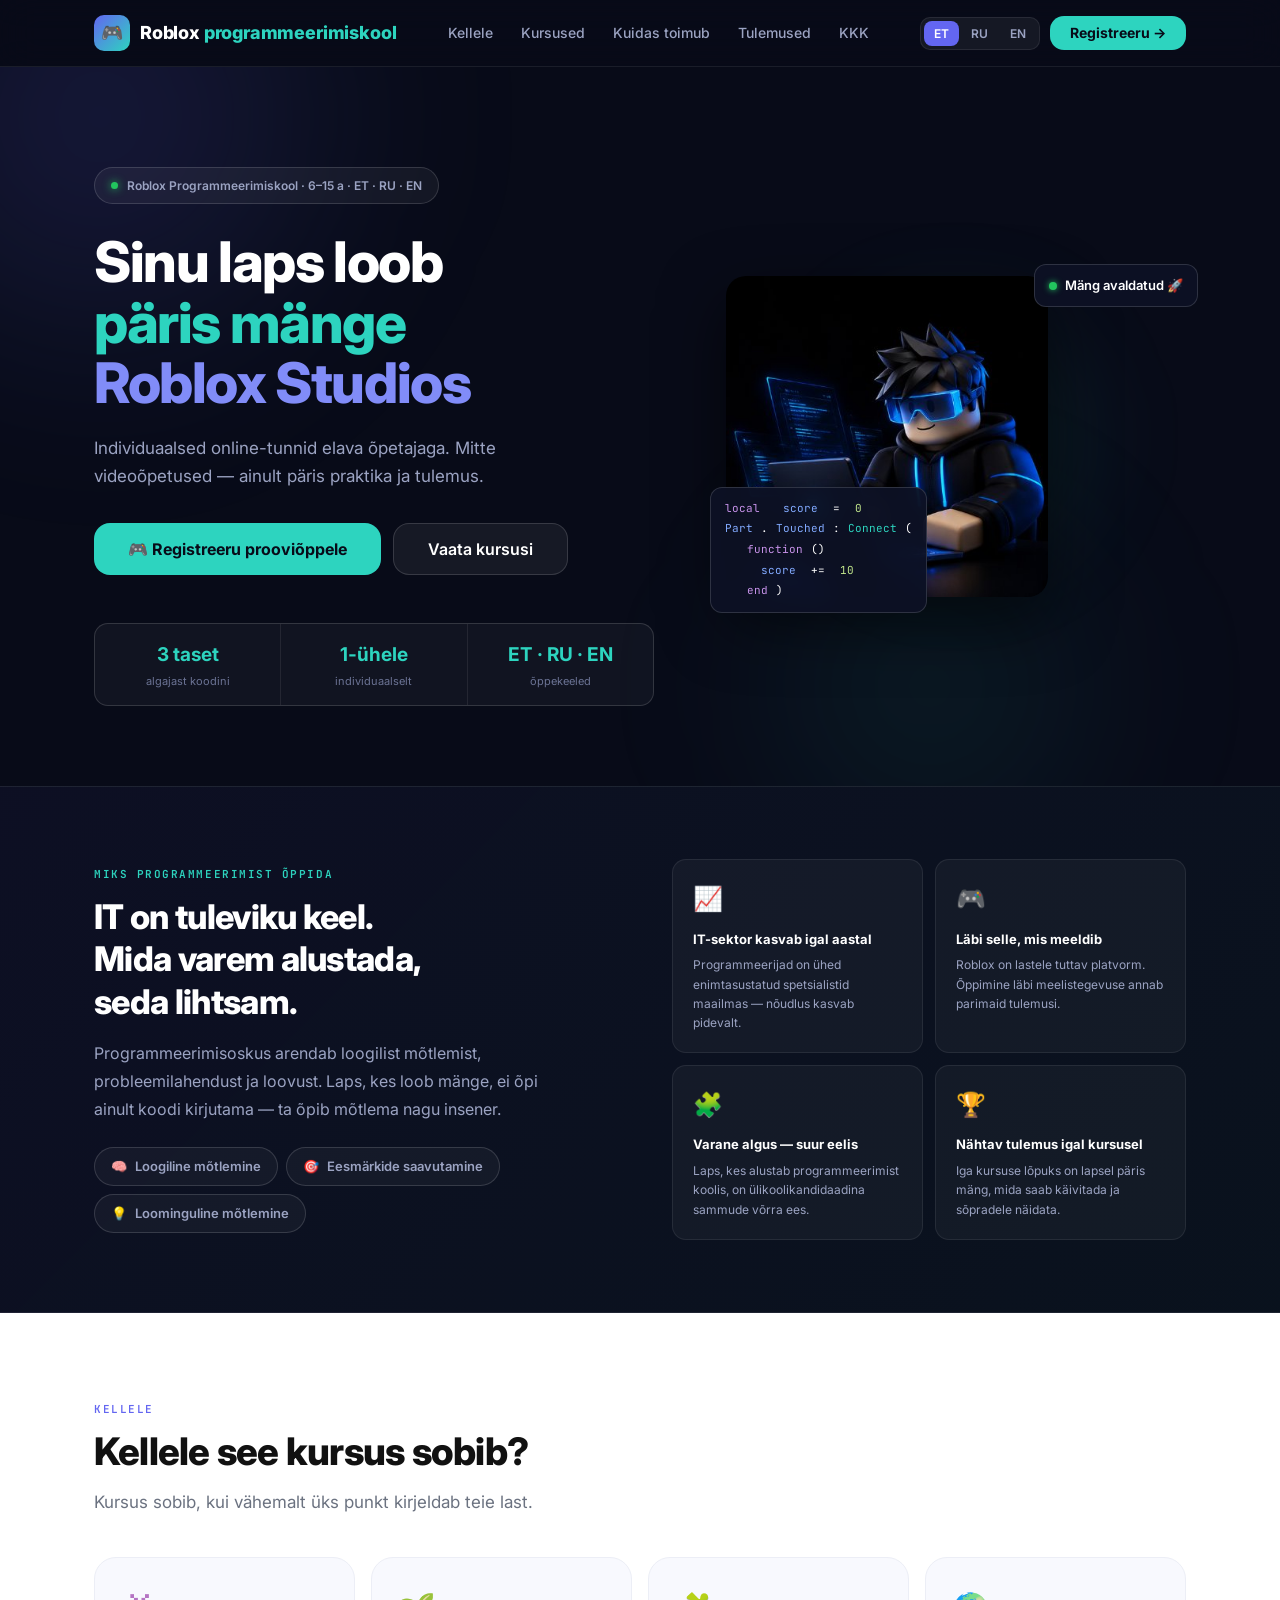
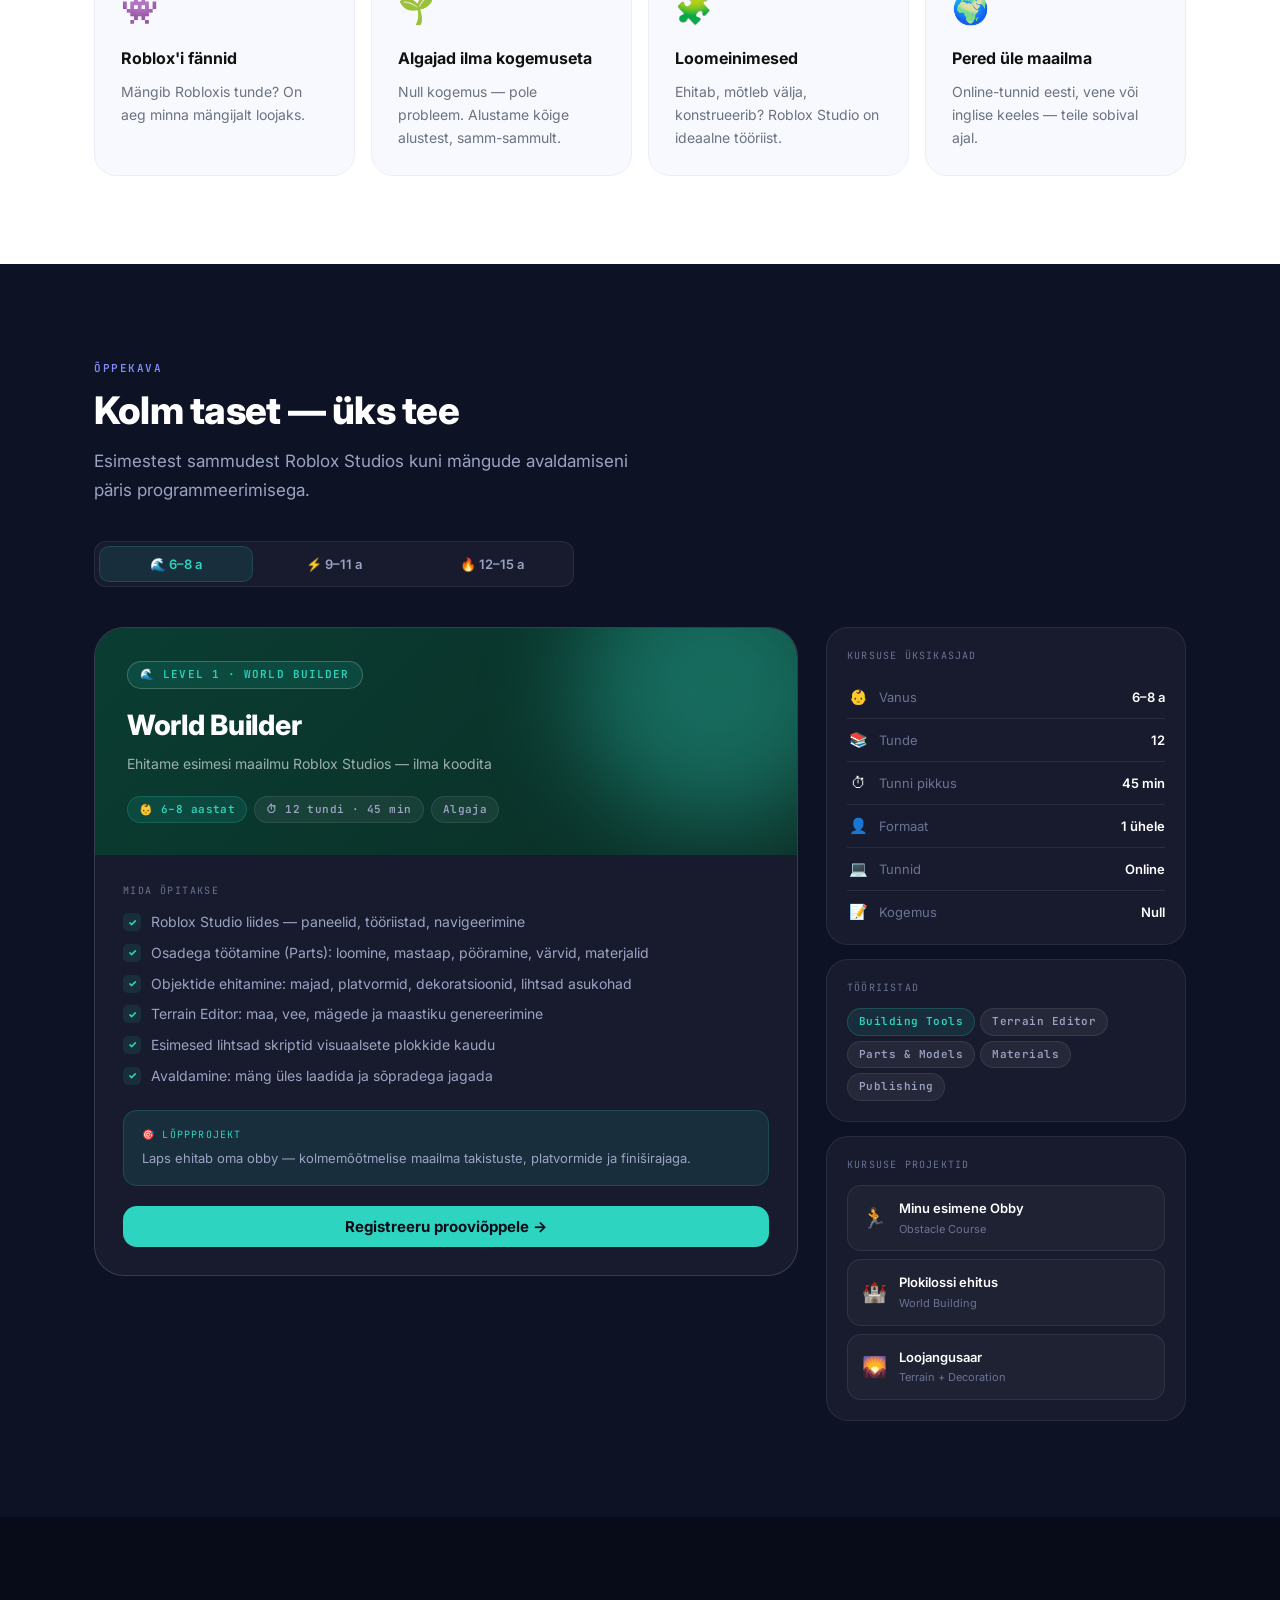
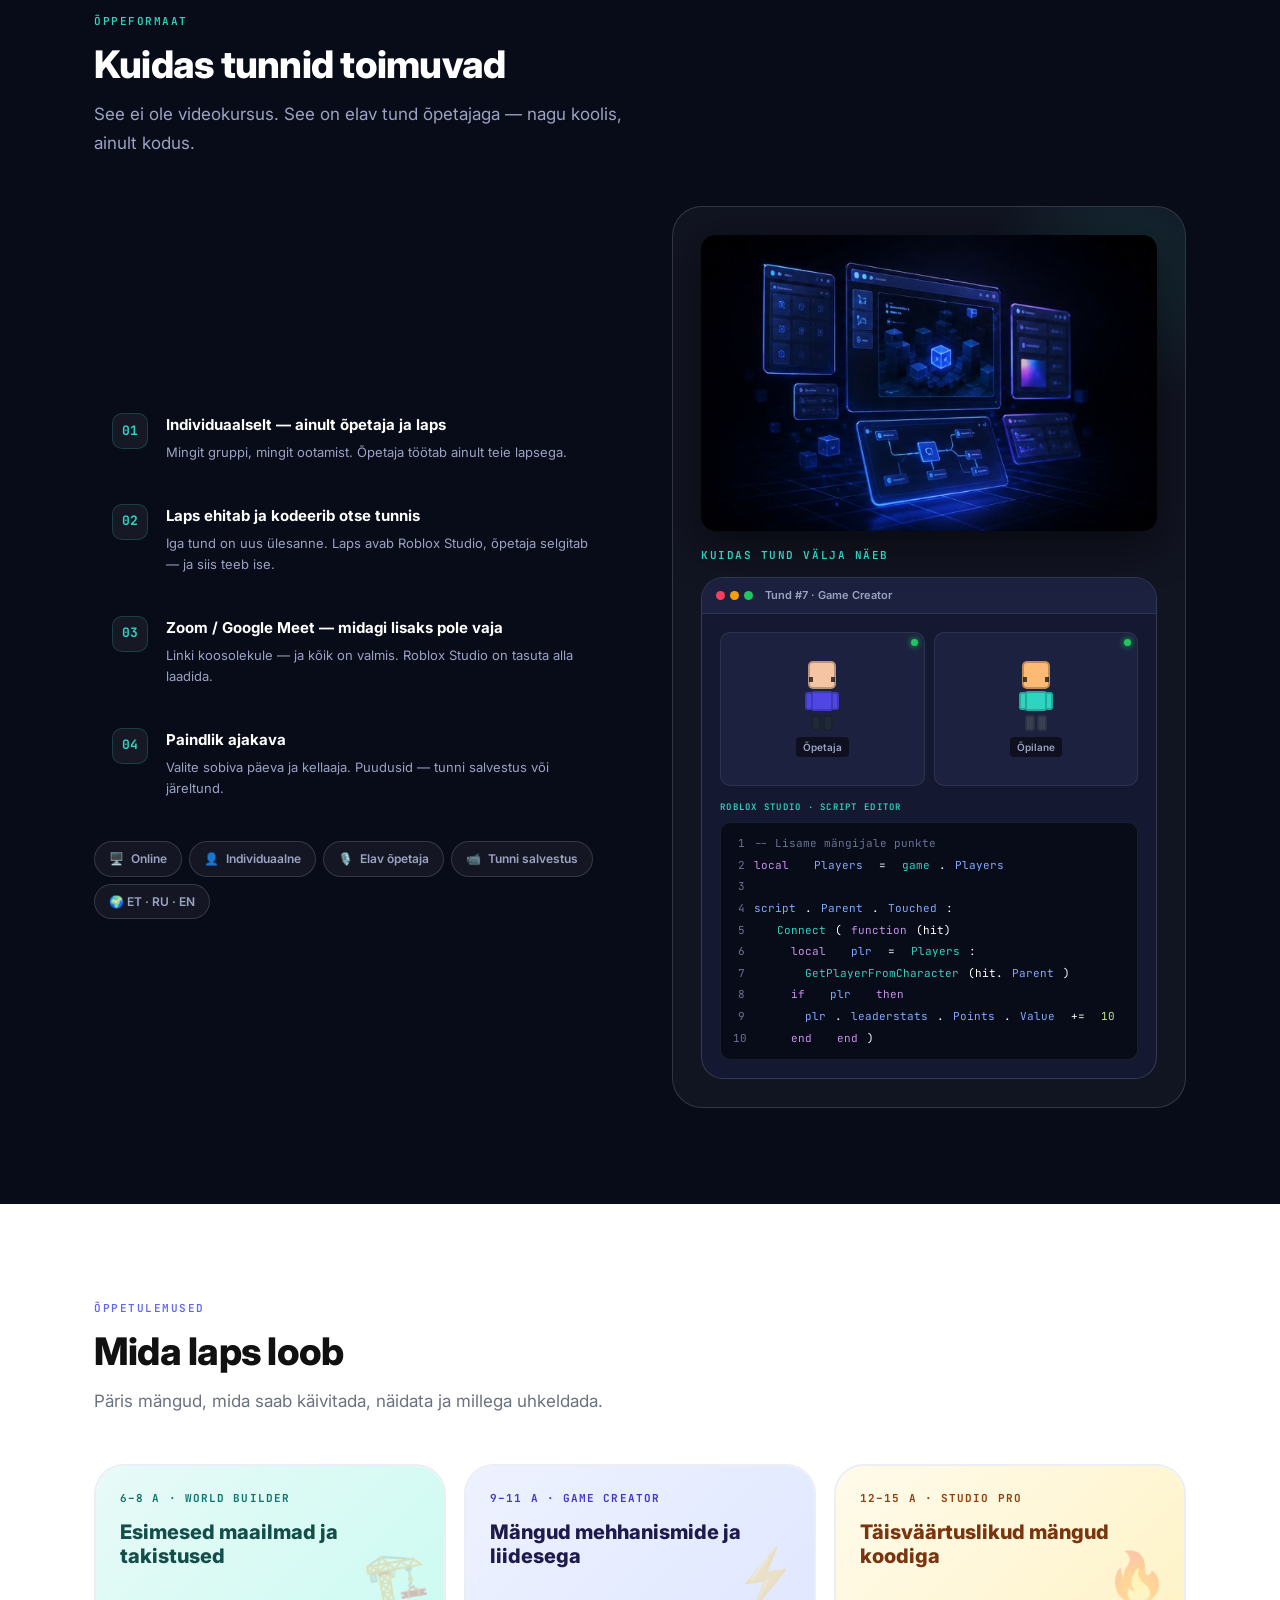
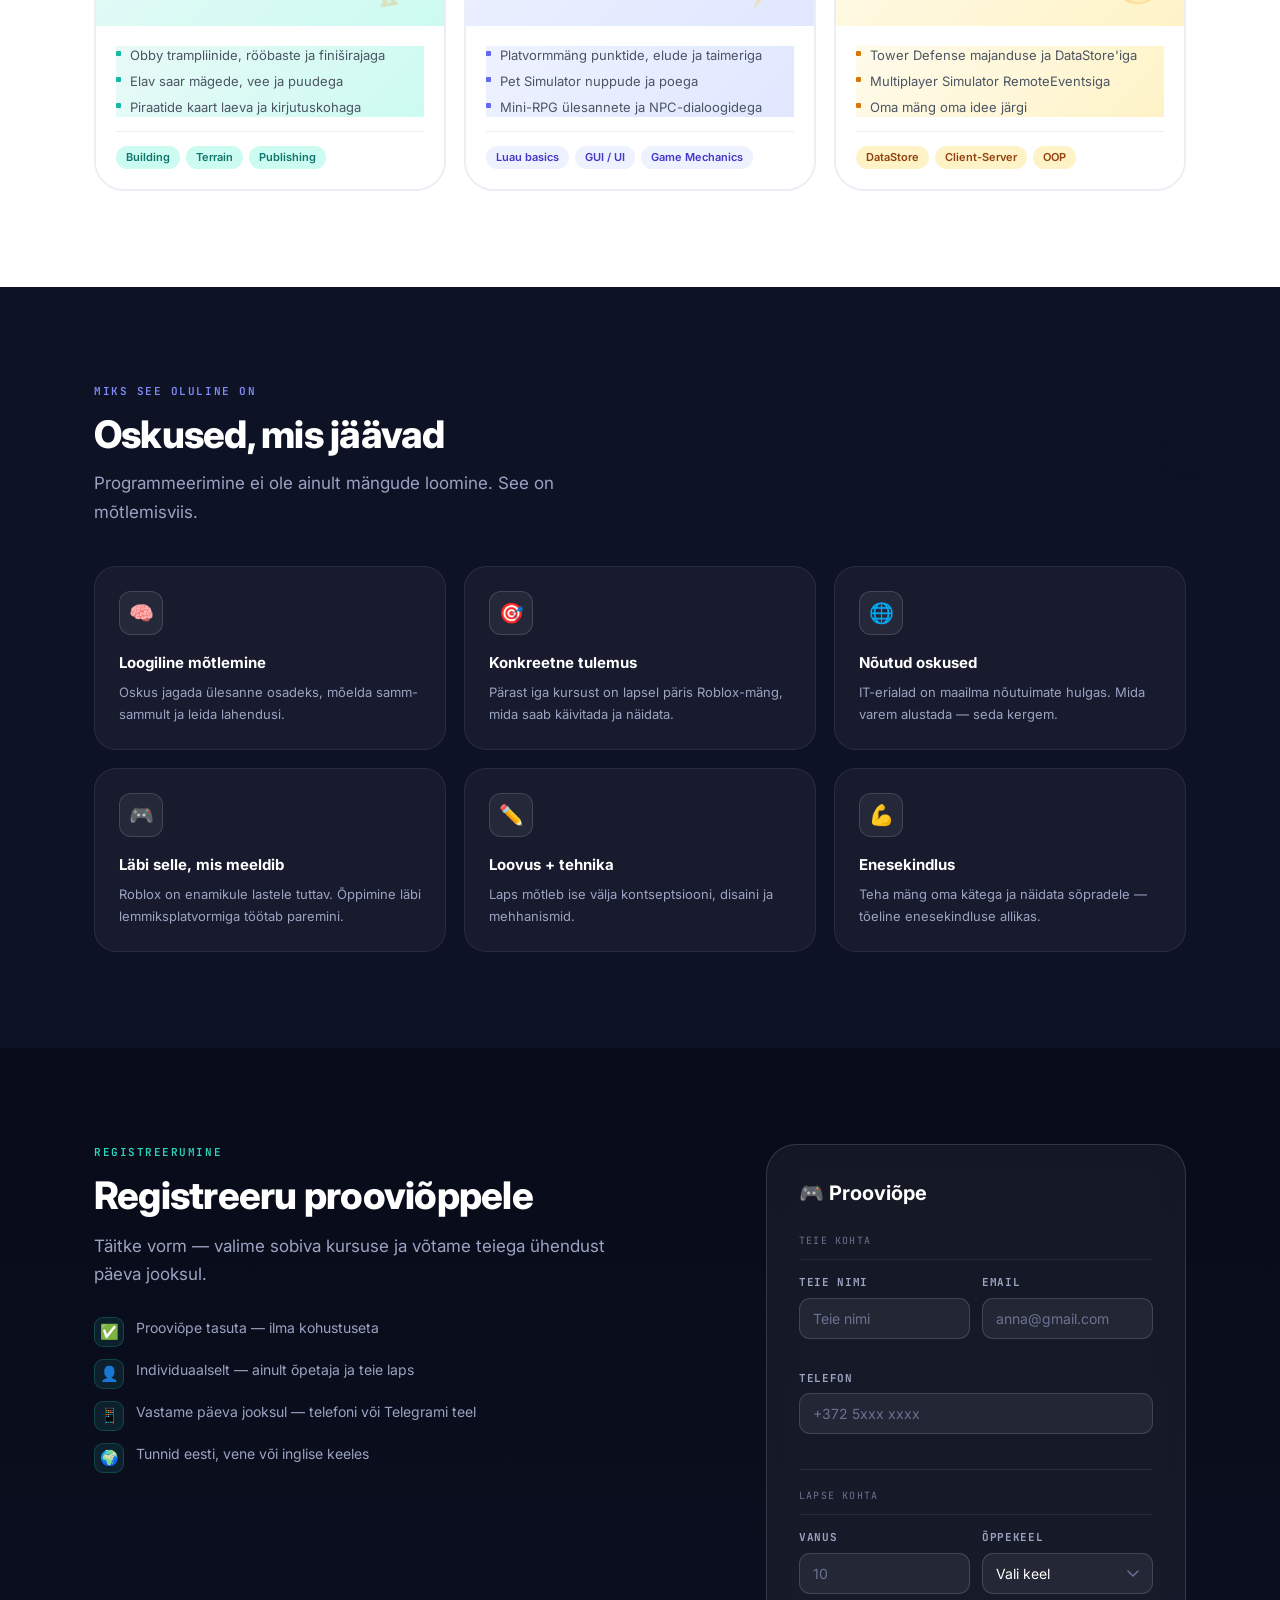
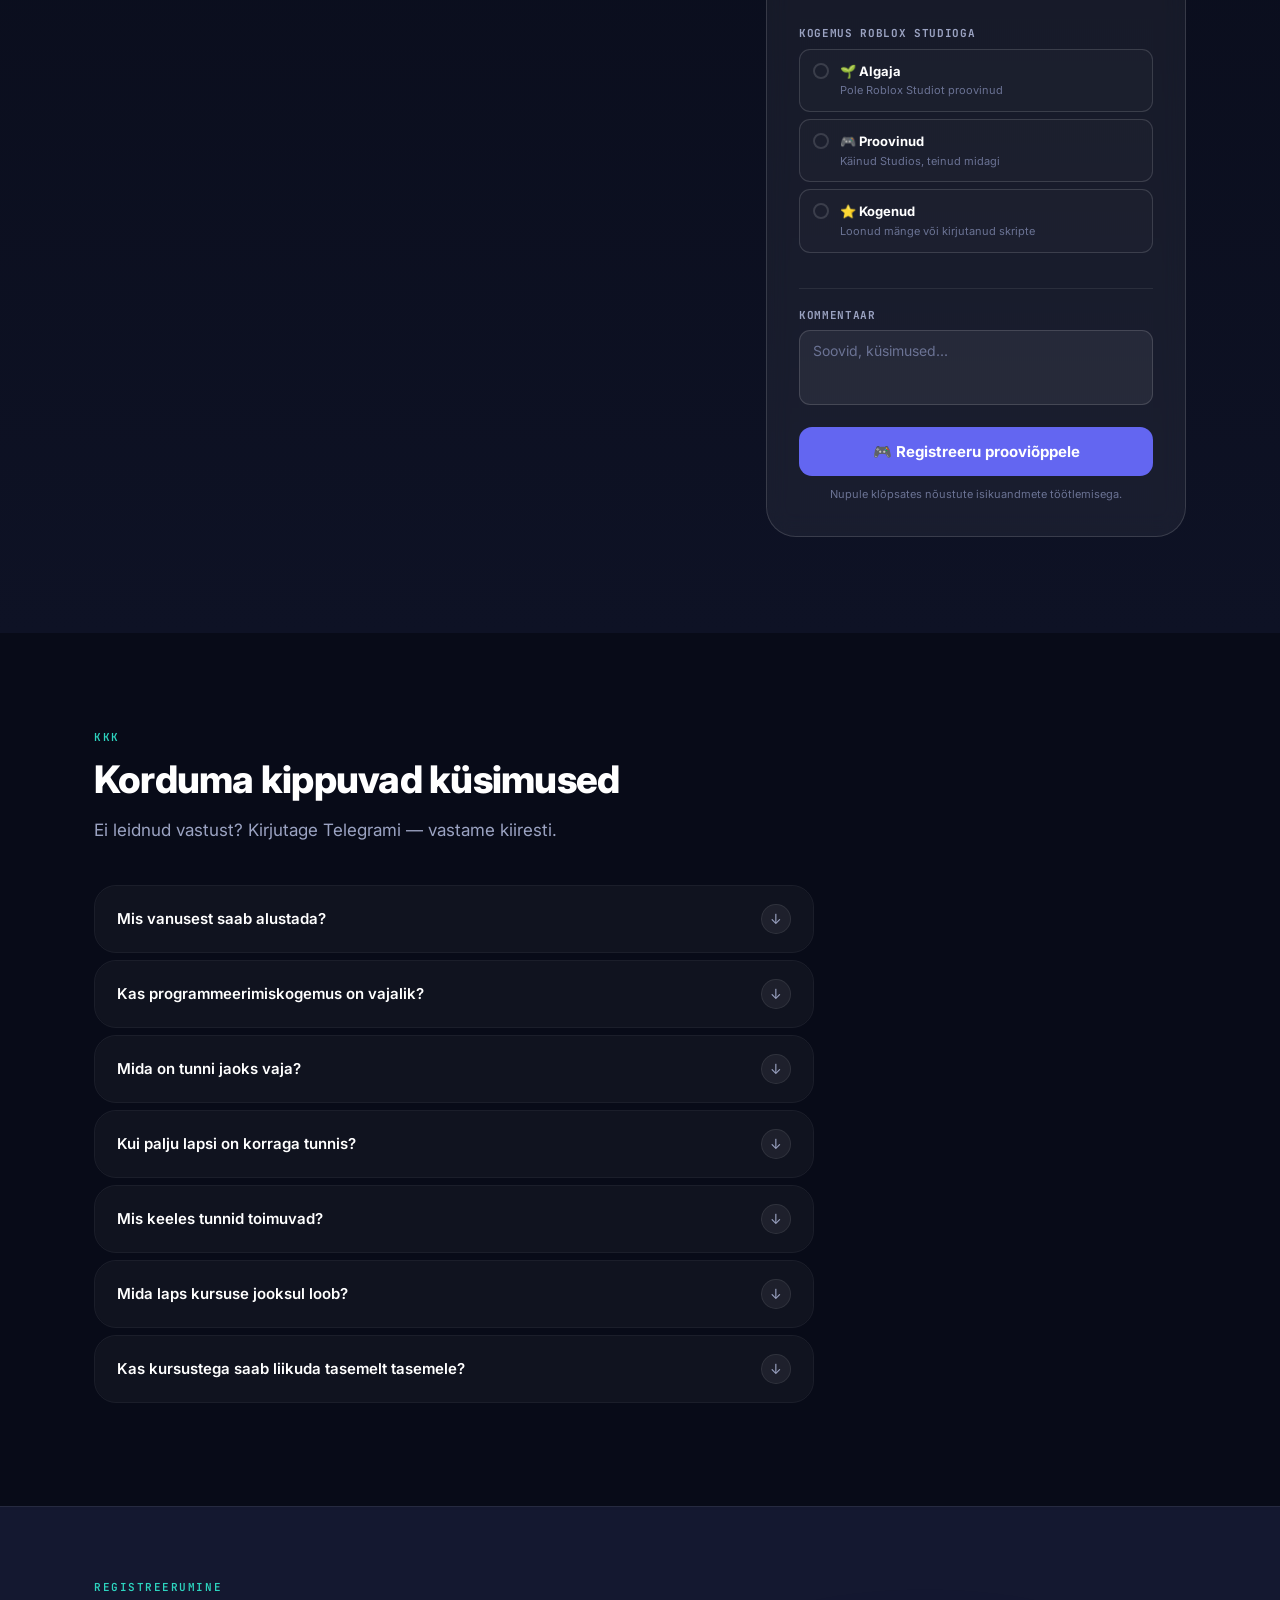
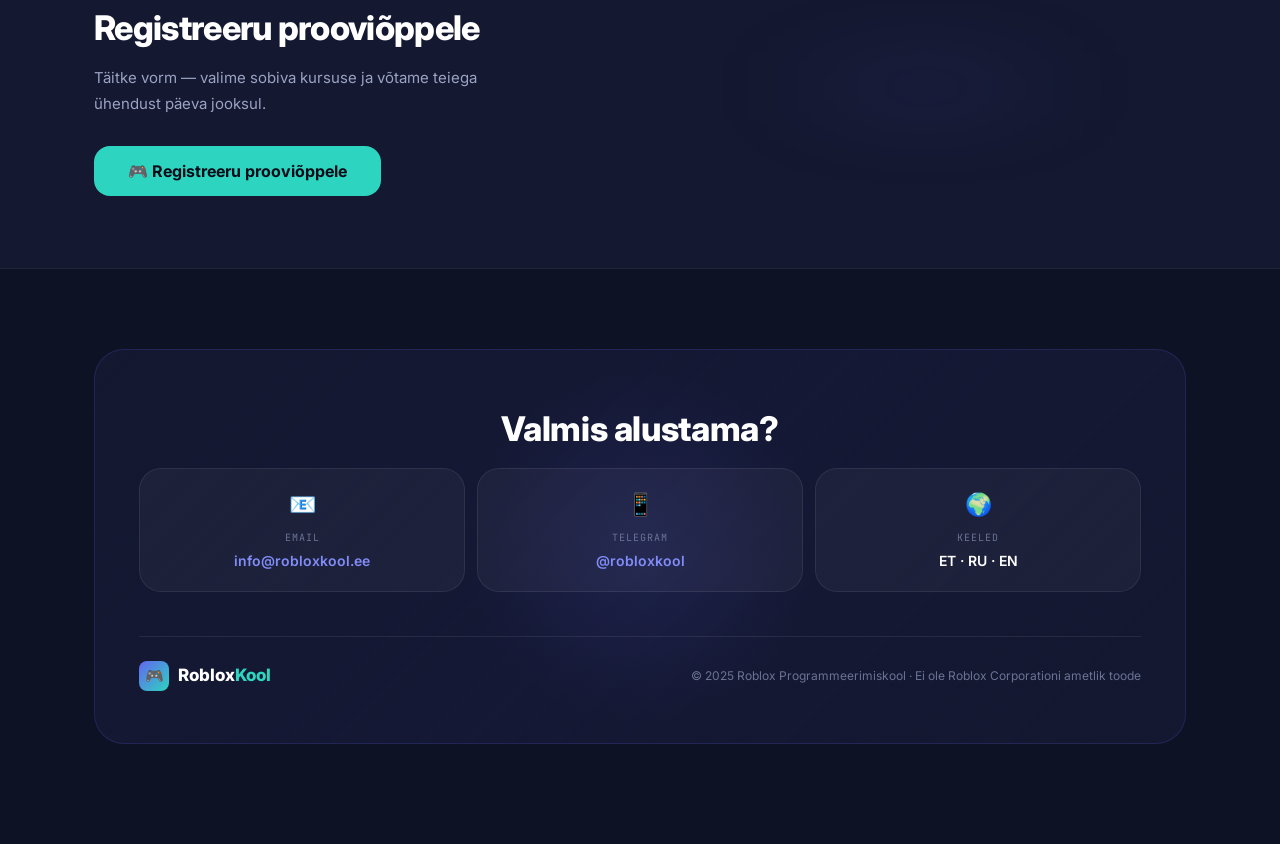
<file: index.html>
<!doctype html>
<html lang="et">
  <head>
    <meta charset="UTF-8" />
    <meta name="viewport" content="width=device-width, initial-scale=1.0" />
    <title>Roblox Programmeerimiskool</title>
    <meta
      name="description"
      content="Individuaalsed online-kursused mängude loomiseks Roblox Studios. Lastele 6–15 a. ET · RU · EN"
    />
    <link rel="preconnect" href="https://fonts.googleapis.com" />
    <link rel="preconnect" href="https://fonts.gstatic.com" crossorigin />
    <link
      href="https://fonts.googleapis.com/css2?family=Inter:wght@400;500;600;700;800&family=JetBrains+Mono:wght@400;500&display=swap"
      rel="stylesheet"
    />
    <link rel="stylesheet" href="styles.css" />
  </head>
  <body>
    <!-- NAV -->
    <div id="nav">
      <div class="nav-in">
        <a href="#" class="logo">
          <div class="logo-icon">🎮</div>
          <span>Roblox<em> programmeerimiskool</em></span>
        </a>
        <nav class="nav-links">
          <a href="#for-whom" data-i18n="nav_who">Kellele</a>
          <a href="#courses" data-i18n="nav_courses">Kursused</a>
          <a href="#how" data-i18n="nav_how">Kuidas toimub</a>
          <a href="#results" data-i18n="nav_results">Tulemused</a>
          <a href="#faq" data-i18n="nav_faq">KKK</a>
        </nav>
        <div class="nav-right">
          <div class="lang-sw">
            <button class="lang-btn active" onclick="setLang('et')">ET</button>
            <button class="lang-btn" onclick="setLang('ru')">RU</button>
            <button class="lang-btn" onclick="setLang('en')">EN</button>
          </div>
          <button
            class="btn btn-md btn-teal nav-cta"
            onclick="goForm()"
            data-i18n="nav_cta"
          >
            Registreeru →
          </button>
        </div>
        <button class="nav-mob-btn" onclick="toggleNav()" id="mob-toggle">
          ☰
        </button>
      </div>
      <div id="mob-menu">
        <a href="#for-whom" onclick="closeMob()" data-i18n="nav_who">Kellele</a>
        <a href="#courses" onclick="closeMob()" data-i18n="nav_courses"
          >Kursused</a
        >
        <a href="#how" onclick="closeMob()" data-i18n="nav_how"
          >Kuidas toimub</a
        >
        <a href="#results" onclick="closeMob()" data-i18n="nav_results"
          >Tulemused</a
        >
        <a href="#faq" onclick="closeMob()" data-i18n="nav_faq">KKK</a>
        <div class="lang-sw">
          <button class="lang-btn active" onclick="setLang('et')">ET</button
          ><button class="lang-btn" onclick="setLang('ru')">RU</button
          ><button class="lang-btn" onclick="setLang('en')">EN</button>
        </div>
        <button
          class="btn btn-xl btn-teal"
          style="width: 100%; margin-top: 16px"
          onclick="
            goForm();
            closeMob();
          "
          data-i18n="hero_btn1"
        >
          🎮 Registreeru prooviõppele
        </button>
      </div>
    </div>

    <!-- HERO -->
    <section id="hero" class="grid-bg">
      <div class="glow hero-glow-a"></div>
      <div class="glow hero-glow-b"></div>
      <div class="wrap">
        <div class="hero-inner">
          <div>
            <div class="hero-badge">
              <div class="hero-dot"></div>
              <span class="hero-badge-text" data-i18n="hero_badge"
                >Roblox Programmeerimiskool · 6–15 a · ET · RU · EN</span
              >
            </div>
            <h1 class="hero-h1">
              <span data-i18n="hero_h1a">Sinu laps loob</span><br />
              <span class="hl-teal" data-i18n="hero_h1b">päris mänge</span
              ><br />
              <span class="hl-indigo" data-i18n="hero_h1c">Roblox Studios</span>
            </h1>
            <p class="hero-p" data-i18n="hero_p">
              Individuaalsed online-tunnid elava õpetajaga. Mitte videoõpetused
              — ainult päris praktika ja tulemus.
            </p>
            <div class="hero-btns">
              <button
                class="btn btn-xl btn-teal"
                onclick="goForm()"
                data-i18n="hero_btn1"
              >
                🎮 Registreeru prooviõppele
              </button>
              <button
                class="btn btn-xl btn-ghost"
                onclick="
                  document
                    .getElementById('courses')
                    .scrollIntoView({ behavior: 'smooth' })
                "
                data-i18n="hero_btn2"
              >
                Vaata kursusi
              </button>
            </div>
            <div class="hero-stats">
              <div class="h-stat">
                <div class="h-stat-val">
                  <b data-i18n="stat1_val">3 taset</b>
                </div>
                <div class="h-stat-lab" data-i18n="stat1_lab">
                  algajast koodini
                </div>
              </div>
              <div class="h-stat">
                <div class="h-stat-val">
                  <b data-i18n="stat2_val">1‑ühele</b>
                </div>
                <div class="h-stat-lab" data-i18n="stat2_lab">
                  individuaalselt
                </div>
              </div>
              <div class="h-stat">
                <div class="h-stat-val"><b>ET · RU · EN</b></div>
                <div class="h-stat-lab" data-i18n="stat3_lab">õppekeeled</div>
              </div>
            </div>
          </div>
          <div class="hero-right">
            <div style="position: relative; width: 100%; max-width: 460px">
              <div
                style="
                  position: absolute;
                  inset: 0;
                  background: radial-gradient(
                    circle,
                    rgba(45, 212, 191, 0.15) 0%,
                    transparent 65%
                  );
                  border-radius: 50%;
                  filter: blur(40px);
                "
              ></div>
              <img
                src="img/img-laptop.png"
                alt="Roblox Studio"
                style="
                  width: 70%;
                  border-radius: 20px;
                  box-shadow: 0 24px 64px rgba(0, 0, 0, 0.6);
                  position: relative;
                  z-index: 2;
                "
              />
              <div
                class="float-card fc-code"
                style="
                  position: absolute;
                  bottom: -16px;
                  left: -16px;
                  z-index: 10;
                "
              >
                <div class="lc">
                  <span class="lkw">local</span>&nbsp;<span class="lvar"
                    >score</span
                  >&nbsp;=&nbsp;<span class="lstr">0</span>
                </div>
                <div class="lc">
                  <span class="lvar">Part</span>.<span class="lvar"
                    >Touched</span
                  >:<span class="lfn">Connect</span>(
                </div>
                <div class="lc">
                  &nbsp;&nbsp;<span class="lkw">function</span>()
                </div>
                <div class="lc">
                  &nbsp;&nbsp;&nbsp;&nbsp;<span class="lvar">score</span
                  >&nbsp;+=&nbsp;<span class="lstr">10</span>
                </div>
                <div class="lc">&nbsp;&nbsp;<span class="lkw">end</span>)</div>
              </div>
              <div
                class="float-card fc-pub"
                style="
                  position: absolute;
                  top: -12px;
                  right: -12px;
                  z-index: 10;
                "
              >
                <div class="fc-pub-dot"></div>
                <span data-i18n="fc_pub">Mäng avaldatud 🚀</span>
              </div>
            </div>
          </div>
        </div>
      </div>
    </section>

    <!-- SLOGAN -->
    <section id="slogan">
      <div class="wrap">
        <div class="slogan-inner">
          <div class="slogan-left">
            <div class="eyebrow" data-i18n="slogan_label">
              Miks programmeerimist õppida
            </div>
            <h2 data-i18n="slogan_h2">
              IT on tuleviku keel.<br />Mida varem alustada,<br />seda lihtsam.
            </h2>
            <p
              style="
                font-size: 16px;
                color: var(--muted2);
                line-height: 1.75;
                max-width: 460px;
                margin-top: 14px;
              "
              data-i18n="slogan_p"
            >
              Programmeerimisoskus arendab loogilist mõtlemist,
              probleemilahendust ja loovust. Laps, kes loob mänge, ei õpi ainult
              koodi kirjutama — ta õpib mõtlema nagu insener.
            </p>
            <div class="slogan-chips">
              <div class="slogan-chip">
                🧠 <span data-i18n="chip1">Loogiline mõtlemine</span>
              </div>
              <div class="slogan-chip">
                🎯 <span data-i18n="chip2">Eesmärkide saavutamine</span>
              </div>
              <div class="slogan-chip">
                💡 <span data-i18n="chip3">Loominguline mõtlemine</span>
              </div>
            </div>
          </div>
          <div class="slogan-right" style="position: relative">
            <div
              style="
                position: absolute;
                top: -30px;
                right: -10px;
                z-index: 10;
                pointer-events: none;
              "
            >
              <div
                style="
                  position: absolute;
                  inset: 0;
                  background: radial-gradient(
                    circle,
                    rgba(45, 212, 191, 0.2) 0%,
                    transparent 65%
                  );
                  border-radius: 50%;
                  filter: blur(16px);
                "
              ></div>
            </div>
            <div class="slogan-card">
              <div class="slogan-card-ico">📈</div>
              <div class="slogan-card-title" data-i18n="sc1_title">
                IT-sektor kasvab igal aastal
              </div>
              <div class="slogan-card-text" data-i18n="sc1_text">
                Programmeerijad on ühed enimtasustatud spetsialistid maailmas —
                nõudlus kasvab pidevalt.
              </div>
            </div>
            <div class="slogan-card">
              <div class="slogan-card-ico">🎮</div>
              <div class="slogan-card-title" data-i18n="sc2_title">
                Läbi selle, mis meeldib
              </div>
              <div class="slogan-card-text" data-i18n="sc2_text">
                Roblox on lastele tuttav platvorm. Õppimine läbi meelistegevuse
                annab parimaid tulemusi.
              </div>
            </div>
            <div class="slogan-card">
              <div class="slogan-card-ico">🧩</div>
              <div class="slogan-card-title" data-i18n="sc3_title">
                Varane algus — suur eelis
              </div>
              <div class="slogan-card-text" data-i18n="sc3_text">
                Laps, kes alustab programmeerimist koolis, on
                ülikoolikandidaadina sammude võrra ees.
              </div>
            </div>
            <div class="slogan-card">
              <div class="slogan-card-ico">🏆</div>
              <div class="slogan-card-title" data-i18n="sc4_title">
                Nähtav tulemus igal kursusel
              </div>
              <div class="slogan-card-text" data-i18n="sc4_text">
                Iga kursuse lõpuks on lapsel päris mäng, mida saab käivitada ja
                sõpradele näidata.
              </div>
            </div>
          </div>
        </div>
      </div>
    </section>

    <!-- FOR WHOM -->
    <section id="for-whom">
      <div class="wrap">
        <div
          class="eyebrow"
          style="color: var(--indigo)"
          data-i18n="whom_label"
        >
          Kellele
        </div>
        <h2 class="sec-title" style="color: #111" data-i18n="whom_h2">
          Kellele see kursus sobib?
        </h2>
        <p
          class="sec-sub"
          style="color: #6b7280; margin-bottom: 40px"
          data-i18n="whom_p"
        >
          Kursus sobib, kui vähemalt üks punkt kirjeldab teie last.
        </p>
        <div class="g4">
          <div class="aud-card">
            <div class="aud-ico">👾</div>
            <div class="aud-title" data-i18n="whom1_title">Roblox'i fännid</div>
            <div class="aud-text" data-i18n="whom1_text">
              Mängib Robloxis tunde? On aeg minna mängijalt loojaks — see on
              järgmine tase.
            </div>
          </div>
          <div class="aud-card">
            <div class="aud-ico">🌱</div>
            <div class="aud-title" data-i18n="whom2_title">
              Algajad ilma kogemuseta
            </div>
            <div class="aud-text" data-i18n="whom2_text">
              Null kogemus — pole probleem. Alustame kõige alustest,
              samm-sammult, ilma kiirustamata.
            </div>
          </div>
          <div class="aud-card">
            <div class="aud-ico">🧩</div>
            <div class="aud-title" data-i18n="whom3_title">Loomeinimesed</div>
            <div class="aud-text" data-i18n="whom3_text">
              Ehitab, mõtleb välja, konstrueerib? Roblox Studio on ideaalne
              tööriist sellisele lapsele.
            </div>
          </div>
          <div class="aud-card">
            <div class="aud-ico">🌍</div>
            <div class="aud-title" data-i18n="whom4_title">
              Pered üle maailma
            </div>
            <div class="aud-text" data-i18n="whom4_text">
              Online-tunnid eesti, vene või inglise keeles — teile sobival ajal,
              kõikjalt maailmast.
            </div>
          </div>
        </div>
      </div>
    </section>

    <!-- COURSES -->
    <section id="courses">
      <div class="wrap">
        <div class="eyebrow eyebrow-indigo" data-i18n="courses_label">
          Õppekava
        </div>
        <h2 class="sec-title" data-i18n="courses_h2">Kolm taset — üks tee</h2>
        <p class="sec-sub" style="margin-bottom: 36px" data-i18n="courses_p">
          Esimestest sammudest Roblox Studios kuni mängude avaldamiseni päris
          programmeerimisega.
        </p>
        <div class="course-tabs" role="tablist">
          <button
            class="course-tab t-lv1"
            onclick="switchTab('lv1', this)"
            role="tab"
            aria-selected="true"
            data-i18n="tab1"
          >
            🌊 6–8 a
          </button>
          <button
            class="course-tab"
            onclick="switchTab('lv2', this)"
            role="tab"
            aria-selected="false"
            data-i18n="tab2"
          >
            ⚡ 9–11 a
          </button>
          <button
            class="course-tab"
            onclick="switchTab('lv3', this)"
            role="tab"
            aria-selected="false"
            data-i18n="tab3"
          >
            🔥 12–15 a
          </button>
        </div>

        <div class="course-panel active lv1" id="panel-lv1">
          <div class="cc-grid">
            <div class="cc-main">
              <div class="cc-head cc-head-lv1">
                <div class="cc-head-glow"></div>
                <div style="position: relative; z-index: 2">
                  <div class="cc-level-tag" data-i18n="lv1_tag">
                    🌊 LEVEL 1 · WORLD BUILDER
                  </div>
                  <div class="cc-title" data-i18n="lv1_title">
                    World Builder
                  </div>
                  <div class="cc-sub" data-i18n="lv1_sub">
                    Ehitame esimesi maailmu Roblox Studios — ilma koodita
                  </div>
                  <div class="cc-meta">
                    <span class="badge badge-teal" data-i18n="lv1_age"
                      >👶 6–8 aastat</span
                    ><span class="badge badge-gray" data-i18n="lv1_len"
                      >⏱ 12 tundi · 45 min</span
                    ><span class="badge badge-gray" data-i18n="lv1_lvl"
                      >Algaja</span
                    >
                  </div>
                </div>
              </div>
              <div class="cc-body">
                <div class="cc-stitle" data-i18n="cc_what">Mida õpitakse</div>
                <ul class="cc-list">
                  <li>
                    <div class="cc-ck">✓</div>
                    <span data-i18n="lv1_t1"
                      >Roblox Studio liides — paneelid, tööriistad,
                      navigeerimine</span
                    >
                  </li>
                  <li>
                    <div class="cc-ck">✓</div>
                    <span data-i18n="lv1_t2"
                      >Osadega töötamine (Parts): loomine, mastaap, pööramine,
                      värvid, materjalid</span
                    >
                  </li>
                  <li>
                    <div class="cc-ck">✓</div>
                    <span data-i18n="lv1_t3"
                      >Objektide ehitamine: majad, platvormid, dekoratsioonid,
                      lihtsad asukohad</span
                    >
                  </li>
                  <li>
                    <div class="cc-ck">✓</div>
                    <span data-i18n="lv1_t4"
                      >Terrain Editor: maa, vee, mägede ja maastiku
                      genereerimine</span
                    >
                  </li>
                  <li>
                    <div class="cc-ck">✓</div>
                    <span data-i18n="lv1_t5"
                      >Esimesed lihtsad skriptid visuaalsete plokkide
                      kaudu</span
                    >
                  </li>
                  <li>
                    <div class="cc-ck">✓</div>
                    <span data-i18n="lv1_t6"
                      >Avaldamine: mäng üles laadida ja sõpradega jagada</span
                    >
                  </li>
                </ul>
                <div class="cc-result">
                  <div class="cc-result-lbl" data-i18n="cc_project">
                    🎯 LÕPPPROJEKT
                  </div>
                  <div class="cc-result-text" data-i18n="lv1_proj">
                    Laps ehitab oma obby — kolmemõõtmelise maailma takistuste,
                    platvormide ja finiširajaga. Avaldab selle ja jagab
                    sõpradega.
                  </div>
                </div>
                <button
                  class="btn btn-lg btn-teal btn-fw"
                  onclick="goForm()"
                  data-i18n="cc_cta"
                >
                  Registreeru prooviõppele →
                </button>
              </div>
            </div>
            <div class="cc-side">
              <div class="cc-info">
                <div class="cc-info-hd" data-i18n="cc_details">
                  Kursuse üksikasjad
                </div>
                <div class="cc-row">
                  <div class="cc-row-ico">👶</div>
                  <div class="cc-row-lbl" data-i18n="cc_age">Vanus</div>
                  <div class="cc-row-val">6–8 a</div>
                </div>
                <div class="cc-row">
                  <div class="cc-row-ico">📚</div>
                  <div class="cc-row-lbl" data-i18n="cc_lessons">Tunde</div>
                  <div class="cc-row-val">12</div>
                </div>
                <div class="cc-row">
                  <div class="cc-row-ico">⏱</div>
                  <div class="cc-row-lbl" data-i18n="cc_dur">Tunni pikkus</div>
                  <div class="cc-row-val">45 min</div>
                </div>
                <div class="cc-row">
                  <div class="cc-row-ico">👤</div>
                  <div class="cc-row-lbl" data-i18n="cc_format">Formaat</div>
                  <div class="cc-row-val" data-i18n="cc_11">1 ühele</div>
                </div>
                <div class="cc-row">
                  <div class="cc-row-ico">💻</div>
                  <div class="cc-row-lbl" data-i18n="cc_mode">Tunnid</div>
                  <div class="cc-row-val" data-i18n="cc_online">Online</div>
                </div>
                <div class="cc-row">
                  <div class="cc-row-ico">📝</div>
                  <div class="cc-row-lbl" data-i18n="cc_exp">Kogemus</div>
                  <div class="cc-row-val" data-i18n="cc_noexp">Null</div>
                </div>
              </div>
              <div class="cc-info">
                <div class="cc-info-hd" data-i18n="cc_tools">Tööriistad</div>
                <div
                  style="
                    display: flex;
                    flex-wrap: wrap;
                    gap: 5px;
                    margin-top: 4px;
                  "
                >
                  <span class="badge badge-teal">Building Tools</span
                  ><span class="badge badge-gray">Terrain Editor</span
                  ><span class="badge badge-gray">Parts & Models</span
                  ><span class="badge badge-gray">Materials</span
                  ><span class="badge badge-gray">Publishing</span>
                </div>
              </div>
              <div class="cc-info">
                <div class="cc-info-hd" data-i18n="cc_projects">
                  Kursuse projektid
                </div>
                <div class="proj-item">
                  <div class="proj-ico">🏃</div>
                  <div>
                    <div class="proj-name" data-i18n="p1_name">
                      Minu esimene Obby
                    </div>
                    <div class="proj-type">Obstacle Course</div>
                  </div>
                </div>
                <div class="proj-item">
                  <div class="proj-ico">🏰</div>
                  <div>
                    <div class="proj-name" data-i18n="p2_name">
                      Plokilossi ehitus
                    </div>
                    <div class="proj-type">World Building</div>
                  </div>
                </div>
                <div class="proj-item">
                  <div class="proj-ico">🌄</div>
                  <div>
                    <div class="proj-name" data-i18n="p3_name">
                      Loojangusaar
                    </div>
                    <div class="proj-type">Terrain + Decoration</div>
                  </div>
                </div>
              </div>
            </div>
          </div>
        </div>

        <div class="course-panel lv2" id="panel-lv2">
          <div class="cc-grid">
            <div class="cc-main">
              <div class="cc-head cc-head-lv2">
                <div class="cc-head-glow"></div>
                <div style="position: relative; z-index: 2">
                  <div class="cc-level-tag" data-i18n="lv2_tag">
                    ⚡ LEVEL 2 · GAME CREATOR
                  </div>
                  <div class="cc-title" data-i18n="lv2_title">Game Creator</div>
                  <div class="cc-sub" data-i18n="lv2_sub">
                    Loome täisväärtuslikke mänge mehhanismide ja UI-ga
                  </div>
                  <div class="cc-meta">
                    <span class="badge badge-indigo" data-i18n="lv2_age"
                      >⚡ 9–11 aastat</span
                    ><span class="badge badge-gray" data-i18n="lv2_len"
                      >⏱ 16 tundi · 60 min</span
                    ><span class="badge badge-gray" data-i18n="lv2_lvl"
                      >Algaja+</span
                    >
                  </div>
                </div>
              </div>
              <div class="cc-body">
                <div class="cc-stitle" data-i18n="cc_what">Mida õpitakse</div>
                <ul class="cc-list">
                  <li>
                    <div class="cc-ck">✓</div>
                    <span data-i18n="lv2_t1"
                      >Mängutasemete disain: arhitektuur, kontrollpunktid,
                      mängutsükkel</span
                    >
                  </li>
                  <li>
                    <div class="cc-ck">✓</div>
                    <span data-i18n="lv2_t2"
                      >Interaktiivsed objektid: uksed, nupud, lõksud,
                      päästikud</span
                    >
                  </li>
                  <li>
                    <div class="cc-ck">✓</div>
                    <span data-i18n="lv2_t3"
                      >UI loomine: punktid, elud, taimer, võidu- ja
                      kaotusekraan</span
                    >
                  </li>
                  <li>
                    <div class="cc-ck">✓</div>
                    <span data-i18n="lv2_t4"
                      >Luau sissejuhatus: muutujad, tingimused (if/else),
                      funktsioonid</span
                    >
                  </li>
                  <li>
                    <div class="cc-ck">✓</div>
                    <span data-i18n="lv2_t5"
                      >Tegelased: seadistamine, animatsioonid, kiirus ja
                      hüpped</span
                    >
                  </li>
                  <li>
                    <div class="cc-ck">✓</div>
                    <span data-i18n="lv2_t6"
                      >Playtesting ja siluvimine: kuidas leida ja parandada
                      viga</span
                    >
                  </li>
                </ul>
                <div
                  class="cc-result"
                  style="
                    background: var(--lv2bg);
                    border-color: rgba(99, 102, 241, 0.18);
                  "
                >
                  <div
                    class="cc-result-lbl"
                    style="color: var(--indigo2)"
                    data-i18n="cc_project"
                  >
                    🎯 LÕPPPROJEKT
                  </div>
                  <div class="cc-result-text" data-i18n="lv2_proj">
                    Täisväärtuslik mini-mäng: simulaator või platvormmäng UI,
                    punktide, elude ja mitme tasemega. Avaldatud Robloxis.
                  </div>
                </div>
                <button
                  class="btn btn-lg btn-indigo btn-fw"
                  onclick="goForm()"
                  data-i18n="cc_cta"
                >
                  Registreeru prooviõppele →
                </button>
              </div>
            </div>
            <div class="cc-side">
              <div class="cc-info">
                <div class="cc-info-hd" data-i18n="cc_details">
                  Kursuse üksikasjad
                </div>
                <div class="cc-row">
                  <div class="cc-row-ico">⚡</div>
                  <div class="cc-row-lbl" data-i18n="cc_age">Vanus</div>
                  <div class="cc-row-val">9–11 a</div>
                </div>
                <div class="cc-row">
                  <div class="cc-row-ico">📚</div>
                  <div class="cc-row-lbl" data-i18n="cc_lessons">Tunde</div>
                  <div class="cc-row-val">16</div>
                </div>
                <div class="cc-row">
                  <div class="cc-row-ico">⏱</div>
                  <div class="cc-row-lbl" data-i18n="cc_dur">Tunni pikkus</div>
                  <div class="cc-row-val">60 min</div>
                </div>
                <div class="cc-row">
                  <div class="cc-row-ico">👤</div>
                  <div class="cc-row-lbl" data-i18n="cc_format">Formaat</div>
                  <div class="cc-row-val" data-i18n="cc_11">1 ühele</div>
                </div>
                <div class="cc-row">
                  <div class="cc-row-ico">💻</div>
                  <div class="cc-row-lbl" data-i18n="cc_mode">Tunnid</div>
                  <div class="cc-row-val" data-i18n="cc_online">Online</div>
                </div>
                <div class="cc-row">
                  <div class="cc-row-ico">📝</div>
                  <div class="cc-row-lbl" data-i18n="cc_exp">Kogemus</div>
                  <div class="cc-row-val" data-i18n="cc_noexp2">Ei vaja</div>
                </div>
              </div>
              <div class="cc-info">
                <div class="cc-info-hd" data-i18n="cc_tools">Tööriistad</div>
                <div
                  style="
                    display: flex;
                    flex-wrap: wrap;
                    gap: 5px;
                    margin-top: 4px;
                  "
                >
                  <span class="badge badge-indigo">Scripting (Luau)</span
                  ><span class="badge badge-gray">GUI / ScreenGui</span
                  ><span class="badge badge-gray">TweenService</span
                  ><span class="badge badge-gray">LocalScript</span
                  ><span class="badge badge-gray">Leaderboard</span>
                </div>
              </div>
              <div class="cc-info">
                <div class="cc-info-hd" data-i18n="cc_projects">
                  Kursuse projektid
                </div>
                <div class="proj-item">
                  <div class="proj-ico">🏅</div>
                  <div>
                    <div class="proj-name" data-i18n="p4_name">
                      Obby punktidega
                    </div>
                    <div class="proj-type">Obstacle Course + UI</div>
                  </div>
                </div>
                <div class="proj-item">
                  <div class="proj-ico">🐾</div>
                  <div>
                    <div class="proj-name" data-i18n="p5_name">
                      Pet Simulator
                    </div>
                    <div class="proj-type">Clicker / Simulator</div>
                  </div>
                </div>
                <div class="proj-item">
                  <div class="proj-ico">⚔️</div>
                  <div>
                    <div class="proj-name" data-i18n="p6_name">
                      Mini Adventure
                    </div>
                    <div class="proj-type">Platformer / RPG-lite</div>
                  </div>
                </div>
              </div>
            </div>
          </div>
        </div>

        <div class="course-panel lv3" id="panel-lv3">
          <div class="cc-grid">
            <div class="cc-main">
              <div class="cc-head cc-head-lv3">
                <div class="cc-head-glow"></div>
                <div style="position: relative; z-index: 2">
                  <div class="cc-level-tag" data-i18n="lv3_tag">
                    🔥 LEVEL 3 · STUDIO PRO
                  </div>
                  <div class="cc-title" data-i18n="lv3_title">Studio Pro</div>
                  <div class="cc-sub" data-i18n="lv3_sub">
                    Päris programmeerimine: Luau, DataStore, Remote Events
                  </div>
                  <div class="cc-meta">
                    <span class="badge badge-amber" data-i18n="lv3_age"
                      >🔥 12–15 aastat</span
                    ><span class="badge badge-gray" data-i18n="lv3_len"
                      >⏱ 20 tundi · 75 min</span
                    ><span class="badge badge-gray" data-i18n="lv3_lvl"
                      >Luau algteadmised</span
                    >
                  </div>
                </div>
              </div>
              <div class="cc-body">
                <div class="cc-stitle" data-i18n="cc_what">Mida õpitakse</div>
                <ul class="cc-list">
                  <li>
                    <div class="cc-ck">✓</div>
                    <span data-i18n="lv3_t1"
                      >Luau süvitsi: andmetüübid, tsüklid (for/while), tabelid,
                      OOP</span
                    >
                  </li>
                  <li>
                    <div class="cc-ck">✓</div>
                    <span data-i18n="lv3_t2"
                      >Klient-server arhitektuur: LocalScript vs Script,
                      RemoteEvents</span
                    >
                  </li>
                  <li>
                    <div class="cc-ck">✓</div>
                    <span data-i18n="lv3_t3"
                      >DataStore: mängija edenemise salvestamine seansside
                      vahel</span
                    >
                  </li>
                  <li>
                    <div class="cc-ck">✓</div>
                    <span data-i18n="lv3_t4"
                      >Täiustatud UI: animatsioonid, Tween, modulaarsed
                      liidesed</span
                    >
                  </li>
                  <li>
                    <div class="cc-ck">✓</div>
                    <span data-i18n="lv3_t5"
                      >Teenustega töötamine: TweenService, UserInputService,
                      RunService</span
                    >
                  </li>
                  <li>
                    <div class="cc-ck">✓</div>
                    <span data-i18n="lv3_t6"
                      >Koodi struktuur: ModuleScripts, silumine, vigade
                      lugemine</span
                    >
                  </li>
                </ul>
                <div
                  class="cc-result"
                  style="
                    background: var(--lv3bg);
                    border-color: rgba(245, 158, 11, 0.18);
                  "
                >
                  <div
                    class="cc-result-lbl"
                    style="color: var(--amber)"
                    data-i18n="cc_project"
                  >
                    🎯 LÕPPPROJEKT
                  </div>
                  <div class="cc-result-text" data-i18n="lv3_proj">
                    Täisväärtuslik mäng skriptide, edenemise salvestamise,
                    mitmemängijaga ja loetava koodiarhitektuuriga.
                  </div>
                </div>
                <button
                  class="btn btn-lg btn-amber btn-fw"
                  onclick="goForm()"
                  data-i18n="cc_cta"
                >
                  Registreeru prooviõppele →
                </button>
              </div>
            </div>
            <div class="cc-side">
              <div class="cc-info">
                <div class="cc-info-hd" data-i18n="cc_details">
                  Kursuse üksikasjad
                </div>
                <div class="cc-row">
                  <div class="cc-row-ico">🔥</div>
                  <div class="cc-row-lbl" data-i18n="cc_age">Vanus</div>
                  <div class="cc-row-val">12–15 a</div>
                </div>
                <div class="cc-row">
                  <div class="cc-row-ico">📚</div>
                  <div class="cc-row-lbl" data-i18n="cc_lessons">Tunde</div>
                  <div class="cc-row-val">20</div>
                </div>
                <div class="cc-row">
                  <div class="cc-row-ico">⏱</div>
                  <div class="cc-row-lbl" data-i18n="cc_dur">Tunni pikkus</div>
                  <div class="cc-row-val">75 min</div>
                </div>
                <div class="cc-row">
                  <div class="cc-row-ico">👤</div>
                  <div class="cc-row-lbl" data-i18n="cc_format">Formaat</div>
                  <div class="cc-row-val" data-i18n="cc_11">1 ühele</div>
                </div>
                <div class="cc-row">
                  <div class="cc-row-ico">💻</div>
                  <div class="cc-row-lbl" data-i18n="cc_mode">Tunnid</div>
                  <div class="cc-row-val" data-i18n="cc_online">Online</div>
                </div>
                <div class="cc-row">
                  <div class="cc-row-ico">📝</div>
                  <div class="cc-row-lbl" data-i18n="cc_exp">Kogemus</div>
                  <div class="cc-row-val" data-i18n="cc_luau">
                    Luau algteadmised
                  </div>
                </div>
              </div>
              <div class="cc-info">
                <div class="cc-info-hd" data-i18n="cc_tools">Tööriistad</div>
                <div
                  style="
                    display: flex;
                    flex-wrap: wrap;
                    gap: 5px;
                    margin-top: 4px;
                  "
                >
                  <span class="badge badge-amber">DataStoreService</span
                  ><span class="badge badge-gray">RemoteEvents</span
                  ><span class="badge badge-gray">ModuleScript</span
                  ><span class="badge badge-gray">OOP in Luau</span
                  ><span class="badge badge-gray">RunService</span>
                </div>
              </div>
              <div class="cc-info">
                <div class="cc-info-hd" data-i18n="cc_projects">
                  Kursuse projektid
                </div>
                <div class="proj-item">
                  <div class="proj-ico">💰</div>
                  <div>
                    <div class="proj-name" data-i18n="p7_name">
                      Economy Simulator
                    </div>
                    <div class="proj-type">DataStore + Shops</div>
                  </div>
                </div>
                <div class="proj-item">
                  <div class="proj-ico">🏟️</div>
                  <div>
                    <div class="proj-name" data-i18n="p8_name">
                      Tower Defense
                    </div>
                    <div class="proj-type">Mechanics + Multiplayer</div>
                  </div>
                </div>
                <div class="proj-item">
                  <div class="proj-ico">🌐</div>
                  <div>
                    <div class="proj-name" data-i18n="p9_name">
                      Multiplayer mäng
                    </div>
                    <div class="proj-type">Client-Server Architecture</div>
                  </div>
                </div>
              </div>
            </div>
          </div>
        </div>
      </div>
    </section>

    <!-- HOW -->
    <section id="how">
      <div class="wrap">
        <div class="eyebrow" data-i18n="how_label">Õppeformaat</div>
        <h2 class="sec-title" data-i18n="how_h2">Kuidas tunnid toimuvad</h2>
        <p class="sec-sub" style="margin-bottom: 48px" data-i18n="how_p">
          See ei ole videokursus. See on elav tund õpetajaga — nagu koolis,
          ainult kodus.
        </p>
        <div class="how-grid">
          <div>
            <div class="how-steps">
              <div class="how-step">
                <div class="step-num">01</div>
                <div>
                  <div class="step-title" data-i18n="step1_title">
                    Individuaalselt — ainult õpetaja ja laps
                  </div>
                  <div class="step-text" data-i18n="step1_text">
                    Mingit gruppi, mingit ootamist. Õpetaja töötab ainult teie
                    lapsega: selgitab, vaatab ekraani, vastab küsimustele.
                  </div>
                </div>
              </div>
              <div class="how-step">
                <div class="step-num">02</div>
                <div>
                  <div class="step-title" data-i18n="step2_title">
                    Laps ehitab ja kodeerib otse tunnis
                  </div>
                  <div class="step-text" data-i18n="step2_text">
                    Iga tund on uus ülesanne. Laps avab Roblox Studio, õpetaja
                    selgitab — ja siis teeb ise. Praktika esimesest minutist.
                  </div>
                </div>
              </div>
              <div class="how-step">
                <div class="step-num">03</div>
                <div>
                  <div class="step-title" data-i18n="step3_title">
                    Zoom / Google Meet — midagi lisaks pole vaja
                  </div>
                  <div class="step-text" data-i18n="step3_text">
                    Linki koosolekule — ja kõik on valmis. Roblox Studio on
                    tasuta alla laadida ametlikult saidilt.
                  </div>
                </div>
              </div>
              <div class="how-step">
                <div class="step-num">04</div>
                <div>
                  <div class="step-title" data-i18n="step4_title">
                    Paindlik ajakava
                  </div>
                  <div class="step-text" data-i18n="step4_text">
                    Valite sobiva päeva ja kellaaja. Puudusid — tunni salvestus
                    või järeltund.
                  </div>
                </div>
              </div>
            </div>
            <div class="how-pills">
              <div class="how-pill">
                🖥️ <span data-i18n="pill_online">Online</span>
              </div>
              <div class="how-pill">
                👤 <span data-i18n="pill_individual">Individuaalne</span>
              </div>
              <div class="how-pill">
                🎙️ <span data-i18n="pill_live">Elav õpetaja</span>
              </div>
              <div class="how-pill">
                📹 <span data-i18n="pill_rec">Tunni salvestus</span>
              </div>
              <div class="how-pill">🌍 ET · RU · EN</div>
            </div>
          </div>
          <div class="how-visual">
            <div class="how-v-glow"></div>
            <div
              style="
                position: relative;
                z-index: 2;
                margin-bottom: 16px;
                border-radius: 14px;
                overflow: hidden;
                box-shadow: 0 12px 40px rgba(0, 0, 0, 0.5);
              "
            >
              <img
                src="img/img-studio.png"
                alt="Coding lesson"
                style="width: 100%; display: block; border-radius: 14px"
              />
            </div>
            <div
              class="eyebrow"
              style="margin-bottom: 12px; position: relative; z-index: 2"
              data-i18n="how_preview"
            >
              Kuidas tund välja näeb
            </div>
            <div class="lesson-frame">
              <div class="lf-bar">
                <div class="lf-dots">
                  <div class="lf-dot"></div>
                  <div class="lf-dot"></div>
                  <div class="lf-dot"></div>
                </div>
                <div class="lf-title" data-i18n="lesson_title">
                  Tund #7 · Game Creator
                </div>
              </div>
              <div class="lf-body">
                <div class="cams">
                  <div class="cam">
                    <div class="cam-char">
                      <div class="rb-head" style="background: #f5c5a3"></div>
                      <div
                        style="
                          position: relative;
                          display: flex;
                          align-items: center;
                          justify-content: center;
                          width: 34px;
                        "
                      >
                        <div
                          style="
                            position: absolute;
                            left: 0;
                            width: 8px;
                            height: 18px;
                            border-radius: 3px;
                            border: 2px solid rgba(0, 0, 0, 0.2);
                            background: #4f46e5;
                          "
                        ></div>
                        <div class="rb-torso" style="background: #4f46e5"></div>
                        <div
                          style="
                            position: absolute;
                            right: 0;
                            width: 8px;
                            height: 18px;
                            border-radius: 3px;
                            border: 2px solid rgba(0, 0, 0, 0.2);
                            background: #4f46e5;
                          "
                        ></div>
                      </div>
                      <div class="rb-legs">
                        <div class="rb-leg" style="background: #1f2937"></div>
                        <div class="rb-leg" style="background: #1f2937"></div>
                      </div>
                    </div>
                    <div class="cam-lbl" data-i18n="cam_teacher">Õpetaja</div>
                    <div class="cam-live"></div>
                  </div>
                  <div class="cam">
                    <div class="cam-char">
                      <div class="rb-head" style="background: #fdba74"></div>
                      <div
                        style="
                          position: relative;
                          display: flex;
                          align-items: center;
                          justify-content: center;
                          width: 34px;
                        "
                      >
                        <div
                          style="
                            position: absolute;
                            left: 0;
                            width: 8px;
                            height: 18px;
                            border-radius: 3px;
                            border: 2px solid rgba(0, 0, 0, 0.2);
                            background: #2dd4bf;
                          "
                        ></div>
                        <div class="rb-torso" style="background: #2dd4bf"></div>
                        <div
                          style="
                            position: absolute;
                            right: 0;
                            width: 8px;
                            height: 18px;
                            border-radius: 3px;
                            border: 2px solid rgba(0, 0, 0, 0.2);
                            background: #2dd4bf;
                          "
                        ></div>
                      </div>
                      <div class="rb-legs">
                        <div class="rb-leg" style="background: #374151"></div>
                        <div class="rb-leg" style="background: #374151"></div>
                      </div>
                    </div>
                    <div class="cam-lbl" data-i18n="cam_student">Õpilane</div>
                    <div class="cam-live"></div>
                  </div>
                </div>
                <div class="eyebrow" style="font-size: 9px; margin-bottom: 8px">
                  Roblox Studio · Script Editor
                </div>
                <div class="lesson-code">
                  <div class="lc-row">
                    <span class="ln">1</span
                    ><span class="lcm">-- Lisame mängijale punkte</span>
                  </div>
                  <div class="lc-row">
                    <span class="ln">2</span
                    ><span class="lkw">local</span>&nbsp;<span class="lvar"
                      >Players</span
                    >&nbsp;=&nbsp;<span class="lfn">game</span>.<span
                      class="lvar"
                      >Players</span
                    >
                  </div>
                  <div class="lc-row"><span class="ln">3</span></div>
                  <div class="lc-row">
                    <span class="ln">4</span
                    ><span class="lvar">script</span>.<span class="lvar"
                      >Parent</span
                    >.<span class="lvar">Touched</span>:
                  </div>
                  <div class="lc-row">
                    <span class="ln">5</span>&nbsp;&nbsp;<span class="lfn"
                      >Connect</span
                    >(<span class="lkw">function</span>(hit)
                  </div>
                  <div class="lc-row">
                    <span class="ln">6</span>&nbsp;&nbsp;&nbsp;&nbsp;<span
                      class="lkw"
                      >local</span
                    >&nbsp;<span class="lvar">plr</span>&nbsp;=&nbsp;<span
                      class="lfn"
                      >Players</span
                    >:
                  </div>
                  <div class="lc-row">
                    <span class="ln">7</span
                    >&nbsp;&nbsp;&nbsp;&nbsp;&nbsp;&nbsp;<span class="lfn"
                      >GetPlayerFromCharacter</span
                    >(hit.<span class="lvar">Parent</span>)
                  </div>
                  <div class="lc-row">
                    <span class="ln">8</span>&nbsp;&nbsp;&nbsp;&nbsp;<span
                      class="lkw"
                      >if</span
                    >&nbsp;<span class="lvar">plr</span>&nbsp;<span class="lkw"
                      >then</span
                    >
                  </div>
                  <div class="lc-row">
                    <span class="ln">9</span
                    >&nbsp;&nbsp;&nbsp;&nbsp;&nbsp;&nbsp;<span class="lvar"
                      >plr</span
                    >.<span class="lvar">leaderstats</span>.<span class="lvar"
                      >Points</span
                    >.<span class="lvar">Value</span>&nbsp;+=&nbsp;<span
                      class="lstr"
                      >10</span
                    >
                  </div>
                  <div class="lc-row">
                    <span class="ln">10</span>&nbsp;&nbsp;&nbsp;&nbsp;<span
                      class="lkw"
                      >end</span
                    >&nbsp;<span class="lkw">end</span>)
                  </div>
                </div>
              </div>
            </div>
          </div>
        </div>
      </div>
    </section>

    <!-- RESULTS -->
    <section id="results">
      <div class="wrap">
        <div class="eyebrow" style="color: var(--indigo)" data-i18n="res_label">
          Õppetulemused
        </div>
        <h2 class="sec-title" style="color: #111" data-i18n="res_h2">
          Mida laps loob
        </h2>
        <p class="sec-sub" style="color: #6b7280" data-i18n="res_p">
          Päris mängud, mida saab käivitada, näidata ja millega uhkeldada.
        </p>
        <div class="res-grid">
          <div class="res-card">
            <div class="res-head rc-lv1">
              <div class="rc-age" data-i18n="res1_age">
                6–8 a · World Builder
              </div>
              <div class="rc-title" data-i18n="res1_title">
                Esimesed maailmad ja takistused
              </div>
              <div class="rc-big-ico">🏗️</div>
            </div>
            <div class="res-body">
              <ul class="res-list rc-lv1">
                <li class="res-item" data-i18n="res1_1">
                  Obby trampliinide, rööbaste ja finiširajaga
                </li>
                <li class="res-item" data-i18n="res1_2">
                  Elav saar mägede, vee ja puudega
                </li>
                <li class="res-item" data-i18n="res1_3">
                  Piraatide kaart laeva ja kirjutuskohaga
                </li>
              </ul>
              <div class="res-tags">
                <span class="tag-teal">Building</span
                ><span class="tag-teal">Terrain</span
                ><span class="tag-teal">Publishing</span>
              </div>
            </div>
          </div>
          <div class="res-card">
            <div class="res-head rc-lv2">
              <div class="rc-age" data-i18n="res2_age">
                9–11 a · Game Creator
              </div>
              <div class="rc-title" data-i18n="res2_title">
                Mängud mehhanismide ja liidesega
              </div>
              <div class="rc-big-ico">⚡</div>
            </div>
            <div class="res-body">
              <ul class="res-list rc-lv2">
                <li class="res-item" data-i18n="res2_1">
                  Platvormmäng punktide, elude ja taimeriga
                </li>
                <li class="res-item" data-i18n="res2_2">
                  Pet Simulator nuppude ja poega
                </li>
                <li class="res-item" data-i18n="res2_3">
                  Mini-RPG ülesannete ja NPC-dialoogidega
                </li>
              </ul>
              <div class="res-tags">
                <span class="tag-indigo">Luau basics</span
                ><span class="tag-indigo">GUI / UI</span
                ><span class="tag-indigo">Game Mechanics</span>
              </div>
            </div>
          </div>
          <div class="res-card">
            <div class="res-head rc-lv3">
              <div class="rc-age" data-i18n="res3_age">
                12–15 a · Studio Pro
              </div>
              <div class="rc-title" data-i18n="res3_title">
                Täisväärtuslikud mängud koodiga
              </div>
              <div class="rc-big-ico">🔥</div>
            </div>
            <div class="res-body">
              <ul class="res-list rc-lv3">
                <li class="res-item" data-i18n="res3_1">
                  Tower Defense majanduse ja DataStore'iga
                </li>
                <li class="res-item" data-i18n="res3_2">
                  Multiplayer Simulator RemoteEventsiga
                </li>
                <li class="res-item" data-i18n="res3_3">
                  Oma mäng oma idee järgi
                </li>
              </ul>
              <div class="res-tags">
                <span class="tag-amber">DataStore</span
                ><span class="tag-amber">Client-Server</span
                ><span class="tag-amber">OOP</span>
              </div>
            </div>
          </div>
        </div>
      </div>
    </section>

    <!-- WHY -->
    <section id="why">
      <div class="wrap">
        <div
          style="
            display: flex;
            align-items: center;
            gap: 32px;
            flex-wrap: wrap;
            margin-bottom: 40px;
          "
        >
          <div style="flex: 1; min-width: 240px">
            <div class="eyebrow eyebrow-indigo" data-i18n="why_label">
              Miks see oluline on
            </div>
            <h2
              class="sec-title"
              style="margin-bottom: 12px"
              data-i18n="why_h2"
            >
              Oskused, mis jäävad
            </h2>
            <p class="sec-sub" data-i18n="why_p">
              Programmeerimine ei ole ainult mängude loomine. See on
              mõtlemisviis.
            </p>
          </div>
          <div style="flex-shrink: 0; position: relative">
            <div
              style="
                position: absolute;
                inset: -8px;
                background: radial-gradient(
                  circle,
                  rgba(45, 212, 191, 0.2) 0%,
                  transparent 65%
                );
                border-radius: 50%;
                filter: blur(20px);
              "
            ></div>
          </div>
        </div>
        <div class="why-grid">
          <div class="why-card">
            <div class="wc-ico">🧠</div>
            <div class="wc-title" data-i18n="why1_title">
              Loogiline mõtlemine
            </div>
            <div class="wc-text" data-i18n="why1_text">
              Oskus jagada ülesanne osadeks, mõelda samm-sammult ja leida
              lahendusi.
            </div>
          </div>
          <div class="why-card">
            <div class="wc-ico">🎯</div>
            <div class="wc-title" data-i18n="why2_title">
              Konkreetne tulemus
            </div>
            <div class="wc-text" data-i18n="why2_text">
              Pärast iga kursust on lapsel päris Roblox-mäng, mida saab
              käivitada ja näidata.
            </div>
          </div>
          <div class="why-card">
            <div class="wc-ico">🌐</div>
            <div class="wc-title" data-i18n="why3_title">Nõutud oskused</div>
            <div class="wc-text" data-i18n="why3_text">
              IT-erialad on maailma nõutuimate hulgas. Mida varem alustada —
              seda kergem.
            </div>
          </div>
          <div class="why-card">
            <div class="wc-ico">🎮</div>
            <div class="wc-title" data-i18n="why4_title">
              Läbi selle, mis meeldib
            </div>
            <div class="wc-text" data-i18n="why4_text">
              Roblox on enamikule lastele tuttav. Õppimine läbi
              lemmiksplatvormiga töötab kordades paremini.
            </div>
          </div>
          <div class="why-card">
            <div class="wc-ico">✏️</div>
            <div class="wc-title" data-i18n="why5_title">Loovus + tehnika</div>
            <div class="wc-text" data-i18n="why5_text">
              Laps mõtleb ise välja kontseptsiooni, disaini ja mehhanismid.
              Areneb mõlemal ajupoolkerel.
            </div>
          </div>
          <div class="why-card">
            <div class="wc-ico">💪</div>
            <div class="wc-title" data-i18n="why6_title">Enesekindlus</div>
            <div class="wc-text" data-i18n="why6_text">
              Teha mäng oma kätega ja näidata sõpradele — tõeline uhkuse ja
              enesekindluse allikas.
            </div>
          </div>
        </div>
      </div>
    </section>

    <!-- ENROLL -->
    <section id="enroll">
      <div class="wrap">
        <div class="enroll-grid">
          <div>
            <div class="eyebrow" data-i18n="enroll_label">Registreerumine</div>
            <h2 class="sec-title" data-i18n="enroll_h2">
              Registreeru prooviõppele
            </h2>
            <p class="sec-sub" data-i18n="enroll_p">
              Täitke vorm — valime sobiva kursuse ja võtame teiega ühendust
              päeva jooksul.
            </p>
            <ul class="enroll-pts">
              <li class="enroll-pt">
                <div class="epi">✅</div>
                <span data-i18n="ep1">Prooviõpe tasuta — ilma kohustuseta</span>
              </li>
              <li class="enroll-pt">
                <div class="epi">👤</div>
                <span data-i18n="ep2"
                  >Individuaalselt — ainult õpetaja ja teie laps</span
                >
              </li>
              <li class="enroll-pt">
                <div class="epi">📱</div>
                <span data-i18n="ep3"
                  >Vastame päeva jooksul — telefoni või Telegrami teel</span
                >
              </li>
              <li class="enroll-pt">
                <div class="epi">🌍</div>
                <span data-i18n="ep4"
                  >Tunnid eesti, vene või inglise keeles</span
                >
              </li>
            </ul>
          </div>
          <div class="form-card" id="form-card">
            <div class="form-hd" data-i18n="form_hd">🎮 Prooviõpe</div>
            <div class="rec-bann" id="rec-banner">
              <div class="rec-ico" id="rec-ico">🚀</div>
              <div>
                <div class="rec-name" id="rec-name"></div>
                <div class="rec-desc" id="rec-desc"></div>
              </div>
            </div>
            <div class="form-err-msg" id="form-err">
              <span data-i18n="form_err"
                >Midagi läks valesti. Kirjutage meile otse.</span
              >
            </div>
            <form id="enroll-form" novalidate>
              <div class="f-sec" data-i18n="fsec_you">Teie kohta</div>
              <div class="f-row">
                <div class="f-group">
                  <label data-i18n="fl_name"
                    >Teie nimi <span class="req">*</span></label
                  ><input
                    class="f-ctrl"
                    type="text"
                    id="f-name"
                    data-i18n-placeholder="fp_name"
                    placeholder="Teie nimi"
                    autocomplete="name"
                  />
                  <div class="f-err" id="e-name"></div>
                </div>
                <div class="f-group">
                  <label data-i18n="fl_email"
                    >Email <span class="req">*</span></label
                  ><input
                    class="f-ctrl"
                    type="email"
                    id="f-email"
                    placeholder="anna@gmail.com"
                    autocomplete="email"
                  />
                  <div class="f-err" id="e-email"></div>
                </div>
              </div>
              <div class="f-group">
                <label data-i18n="fl_phone"
                  >Telefon <span class="req">*</span></label
                ><input
                  class="f-ctrl"
                  type="tel"
                  id="f-phone"
                  placeholder="+372 5xxx xxxx"
                  autocomplete="tel"
                />
                <div class="f-err" id="e-phone"></div>
              </div>
              <hr class="f-div" />
              <div class="f-sec" data-i18n="fsec_child">Lapse kohta</div>
              <div class="f-row">
                <div class="f-group">
                  <label data-i18n="fl_age"
                    >Vanus <span class="req">*</span>
                    <span class="hint">(6–15)</span></label
                  ><input
                    class="f-ctrl"
                    type="number"
                    id="f-age"
                    min="6"
                    max="15"
                    placeholder="10"
                  />
                  <div class="f-err" id="e-age"></div>
                </div>
                <div class="f-group">
                  <label data-i18n="fl_lang"
                    >Õppekeel <span class="req">*</span></label
                  ><select class="f-ctrl" id="f-lang">
                    <option value="" data-i18n="fl_lang_pick">Vali keel</option>
                    <option value="estonian">🇪🇪 Eesti</option>
                    <option value="russian">🇷🇺 Vene</option>
                    <option value="english">🇬🇧 Inglise</option>
                  </select>
                  <div class="f-err" id="e-lang"></div>
                </div>
              </div>
              <div class="f-group">
                <label data-i18n="fl_level"
                  >Kogemus Roblox Studioga <span class="req">*</span></label
                >
                <div class="radio-group">
                  <div
                    class="radio-opt"
                    onclick="pickLevel('beginner', this)"
                    tabindex="0"
                    role="radio"
                    aria-checked="false"
                  >
                    <div class="radio-dot"><div class="radio-inner"></div></div>
                    <div>
                      <div class="radio-title" data-i18n="rl1_title">
                        🌱 Algaja
                      </div>
                      <div class="radio-sub" data-i18n="rl1_sub">
                        Pole Roblox Studiot proovinud
                      </div>
                    </div>
                  </div>
                  <div
                    class="radio-opt"
                    onclick="pickLevel('tried', this)"
                    tabindex="0"
                    role="radio"
                    aria-checked="false"
                  >
                    <div class="radio-dot"><div class="radio-inner"></div></div>
                    <div>
                      <div class="radio-title" data-i18n="rl2_title">
                        🎮 Proovinud
                      </div>
                      <div class="radio-sub" data-i18n="rl2_sub">
                        Käinud Studios, teinud midagi
                      </div>
                    </div>
                  </div>
                  <div
                    class="radio-opt"
                    onclick="pickLevel('experienced', this)"
                    tabindex="0"
                    role="radio"
                    aria-checked="false"
                  >
                    <div class="radio-dot"><div class="radio-inner"></div></div>
                    <div>
                      <div class="radio-title" data-i18n="rl3_title">
                        ⭐ Kogenud
                      </div>
                      <div class="radio-sub" data-i18n="rl3_sub">
                        Loonud mänge või kirjutanud skripte
                      </div>
                    </div>
                  </div>
                </div>
                <div class="f-err" id="e-level"></div>
              </div>
              <hr class="f-div" />
              <div class="f-group">
                <label data-i18n="fl_comment"
                  >Kommentaar
                  <span class="hint" data-i18n="optional"
                    >(valikuline)</span
                  ></label
                ><textarea
                  class="f-ctrl"
                  id="f-comment"
                  rows="3"
                  data-i18n-placeholder="fp_comment"
                  placeholder="Soovid, küsimused..."
                ></textarea>
              </div>
              <button type="submit" class="sub-btn" id="submit-btn">
                <span data-i18n="sub_btn">🎮 Registreeru prooviõppele</span>
              </button>
              <p class="form-note" data-i18n="form_note">
                Nupule klõpsates nõustute isikuandmete töötlemisega. Me ei jaga
                andmeid kolmandatele osapooltele.
              </p>
            </form>
          </div>
        </div>
      </div>
    </section>

    <!-- FAQ -->
    <section id="faq">
      <div class="wrap">
        <div class="eyebrow" data-i18n="faq_label">KKK</div>
        <h2 class="sec-title" data-i18n="faq_h2">Korduma kippuvad küsimused</h2>
        <p class="sec-sub" style="margin-bottom: 40px" data-i18n="faq_p">
          Ei leidnud vastust? Kirjutage Telegrami — vastame kiiresti.
        </p>
        <div style="max-width: 720px" id="faq-list"></div>
      </div>
    </section>

    <!-- STUDIO BANNER -->
    <section
      style="
        background: var(--bg3);
        padding: 72px 0;
        border-top: 1px solid var(--border);
      "
    >
      <div class="wrap">
        <div
          style="
            display: grid;
            grid-template-columns: 1fr 1fr;
            gap: 48px;
            align-items: center;
          "
        >
          <div>
            <div
              class="eyebrow"
              style="margin-bottom: 12px"
              data-i18n="enroll_label"
            >
              Registreerumine
            </div>
            <h2
              style="
                font-size: clamp(22px, 3vw, 34px);
                font-weight: 800;
                letter-spacing: -0.02em;
                line-height: 1.2;
                margin-bottom: 16px;
                color: #fff;
              "
              data-i18n="enroll_h2"
            >
              Registreeru prooviõppele
            </h2>
            <p
              style="
                font-size: 15px;
                color: var(--muted2);
                line-height: 1.75;
                max-width: 420px;
                margin-bottom: 28px;
              "
              data-i18n="enroll_p"
            >
              Täitke vorm — valime sobiva kursuse ja võtame teiega ühendust
              päeva jooksul.
            </p>
            <button
              class="btn btn-xl btn-teal"
              onclick="goForm()"
              data-i18n="hero_btn1"
            >
              🎮 Registreeru prooviõppele
            </button>
          </div>
          <div style="position: relative">
            <div
              style="
                position: absolute;
                inset: -20px;
                background: radial-gradient(
                  circle,
                  rgba(99, 102, 241, 0.15) 0%,
                  transparent 65%
                );
                border-radius: 50%;
                filter: blur(40px);
              "
            ></div>
          </div>
        </div>
      </div>
    </section>

    <!-- FOOTER -->
    <footer id="footer">
      <div class="wrap">
        <div class="footer-cta">
          <div class="footer-cta-glow"></div>
          <div class="footer-cta-z">
            <div class="footer-cta-title" data-i18n="ftcta_title">
              Valmis alustama?
            </div>
        <div class="footer-cards">
          <div class="footer-card">
            <div class="fc-ico">📧</div>
            <div class="fc-lbl">Email</div>
            <div class="fc-val">
              <a href="mailto:info@robloxkool.ee">info@robloxkool.ee</a>
            </div>
          </div>
          <div class="footer-card">
            <div class="fc-ico">📱</div>
            <div class="fc-lbl">Telegram</div>
            <div class="fc-val">
              <a href="https://t.me/robloxkool">@robloxkool</a>
            </div>
          </div>
          <div class="footer-card">
            <div class="fc-ico">🌍</div>
            <div class="fc-lbl" data-i18n="fc_lang">Keeled</div>
            <div class="fc-val">ET · RU · EN</div>
          </div>
        </div>
        <div class="footer-bot">
          <div class="footer-logo">
            <div class="footer-logo-icon">🎮</div>
            <span>Roblox<em>Kool</em></span>
          </div>
          <p data-i18n="footer_copy">
            © 2025 Roblox Programmeerimiskool · Ei ole Roblox Corporationi
            ametlik toode
          </p>
        </div>
      </div>
    </footer>

    <script src="script.js"></script>
  </body>
</html>
</file>
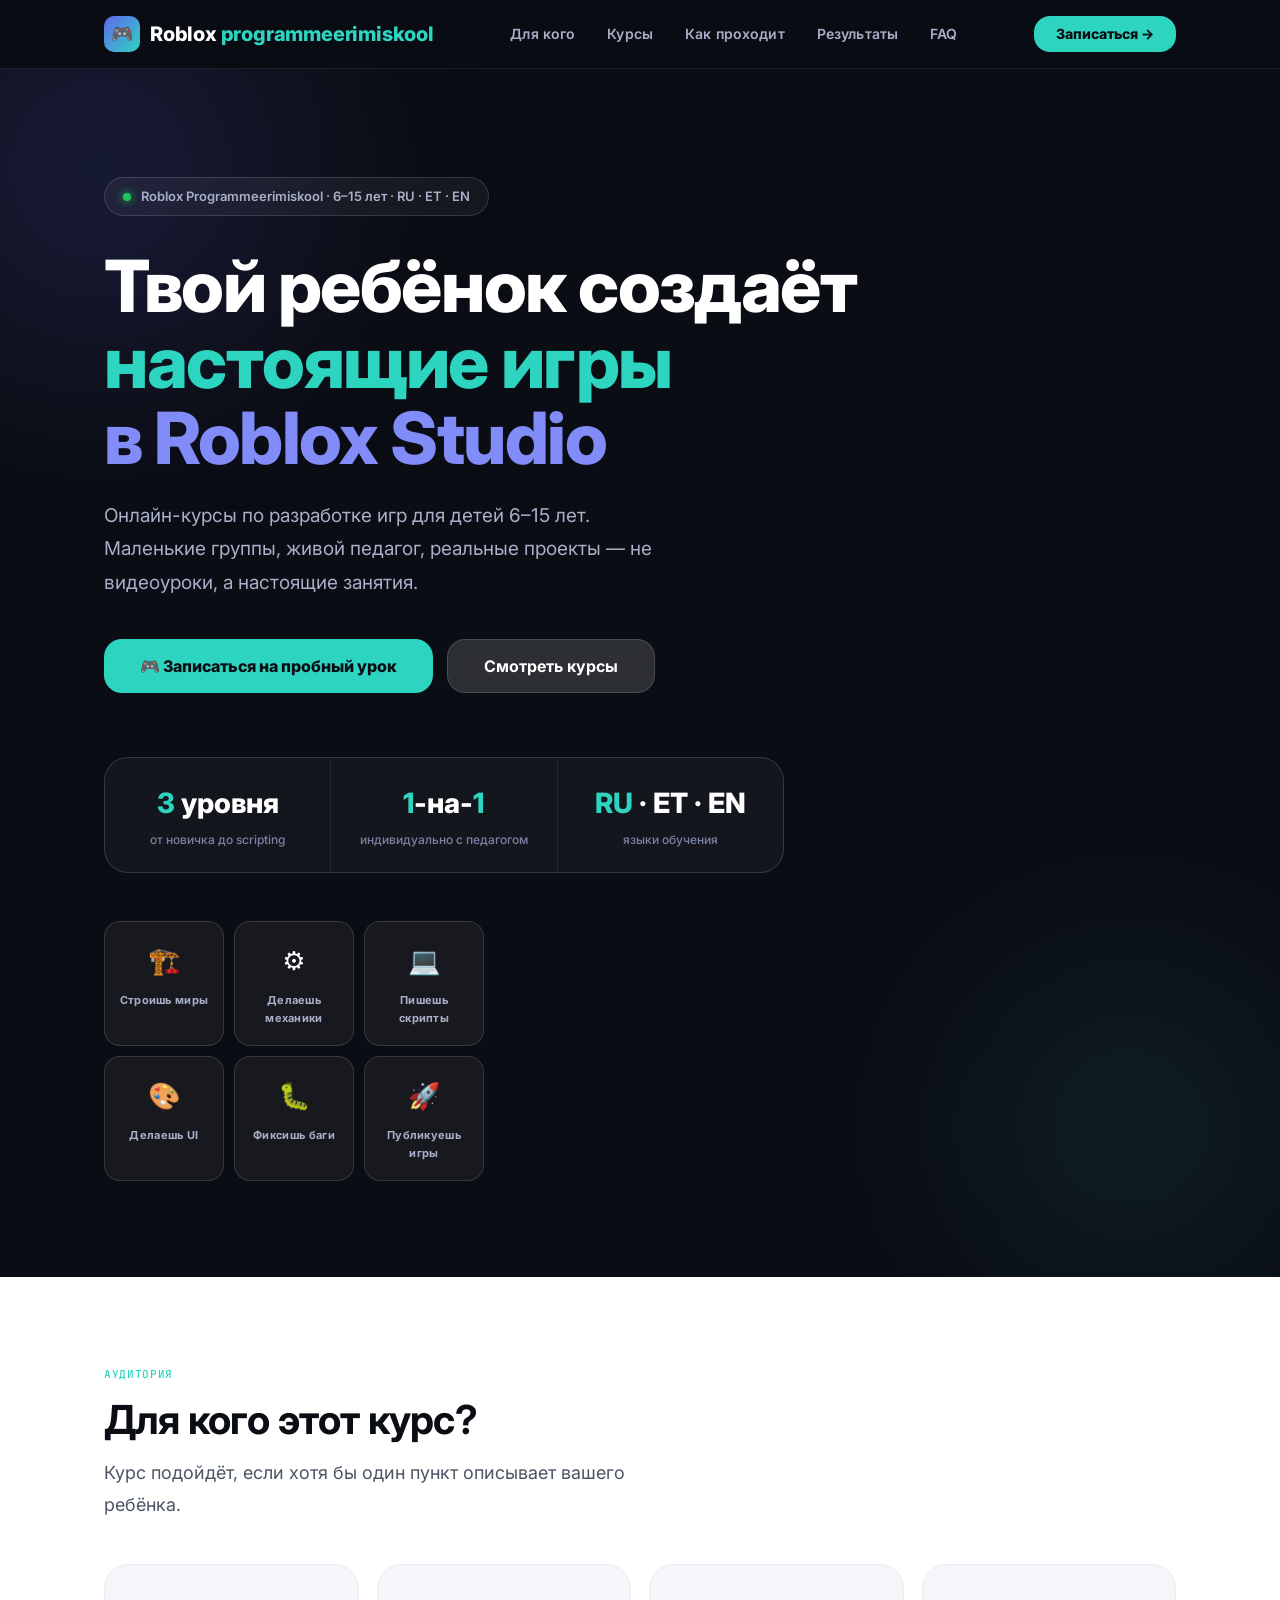
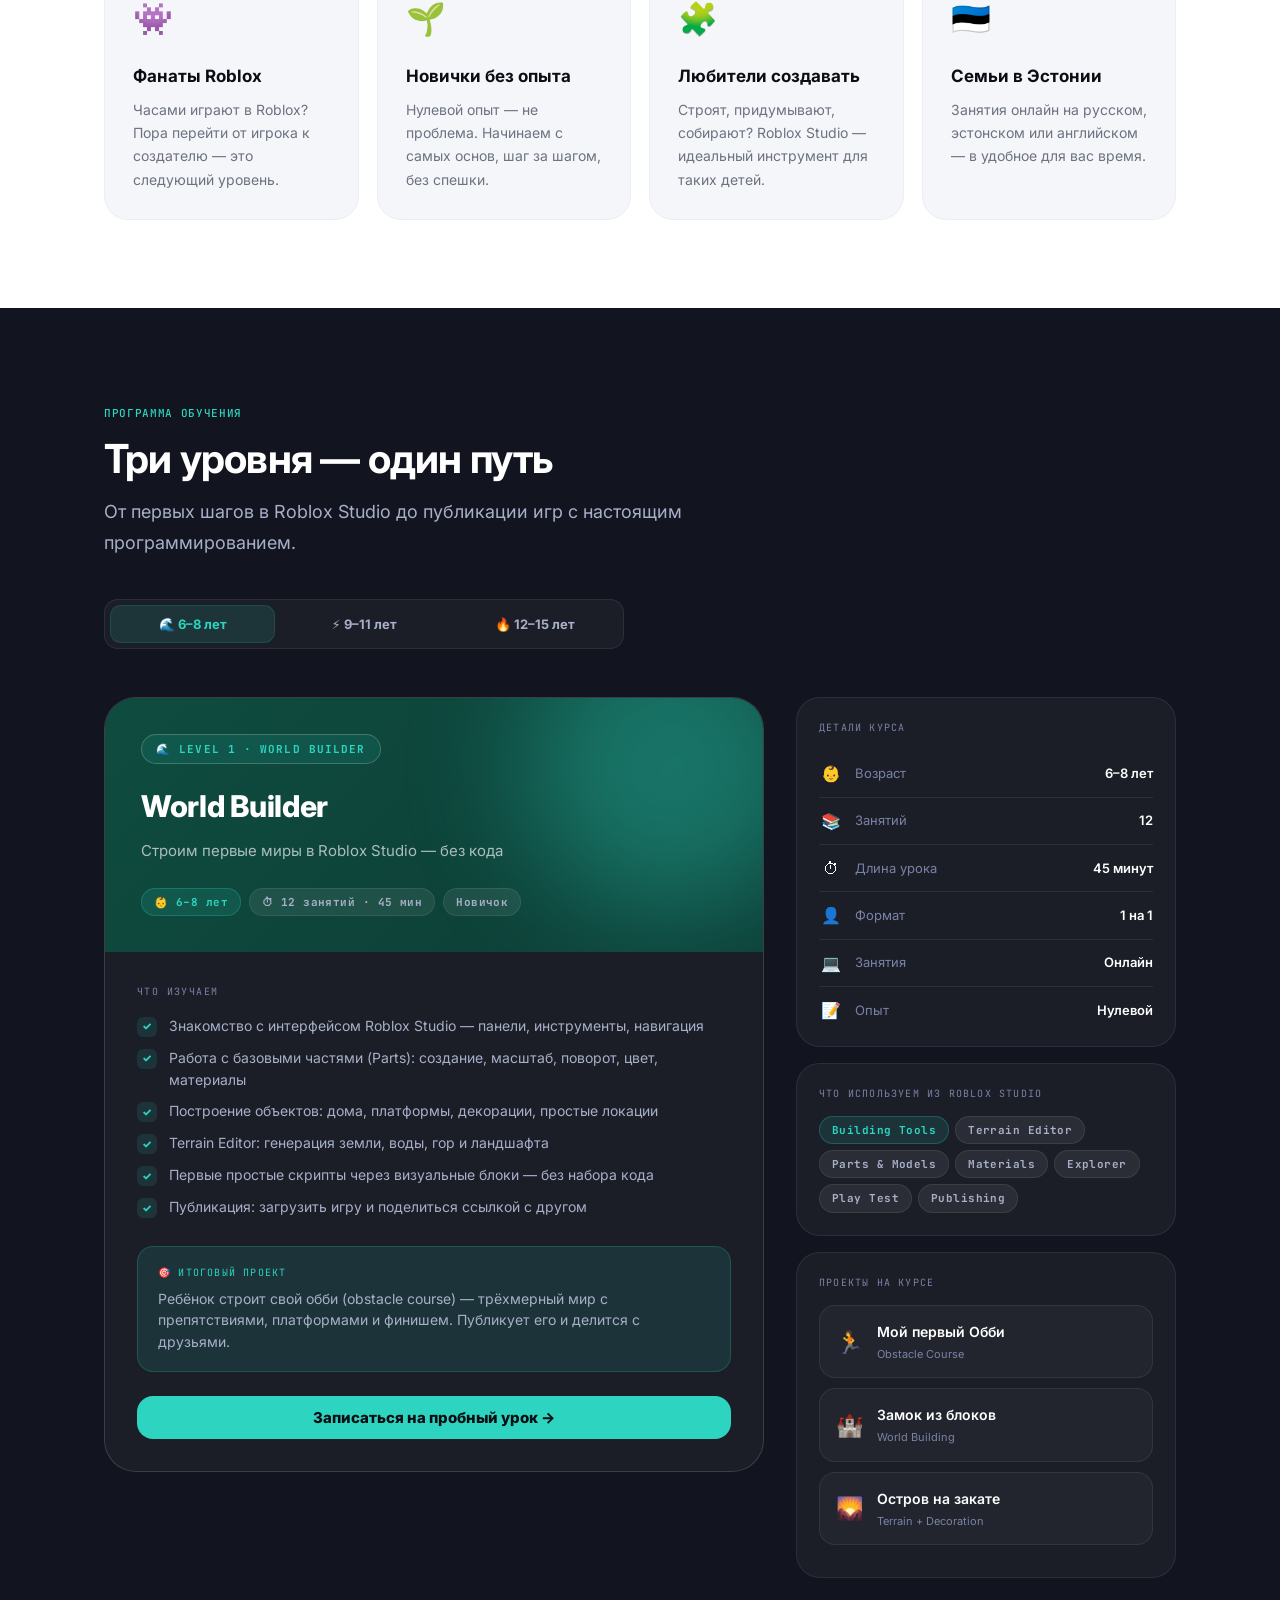
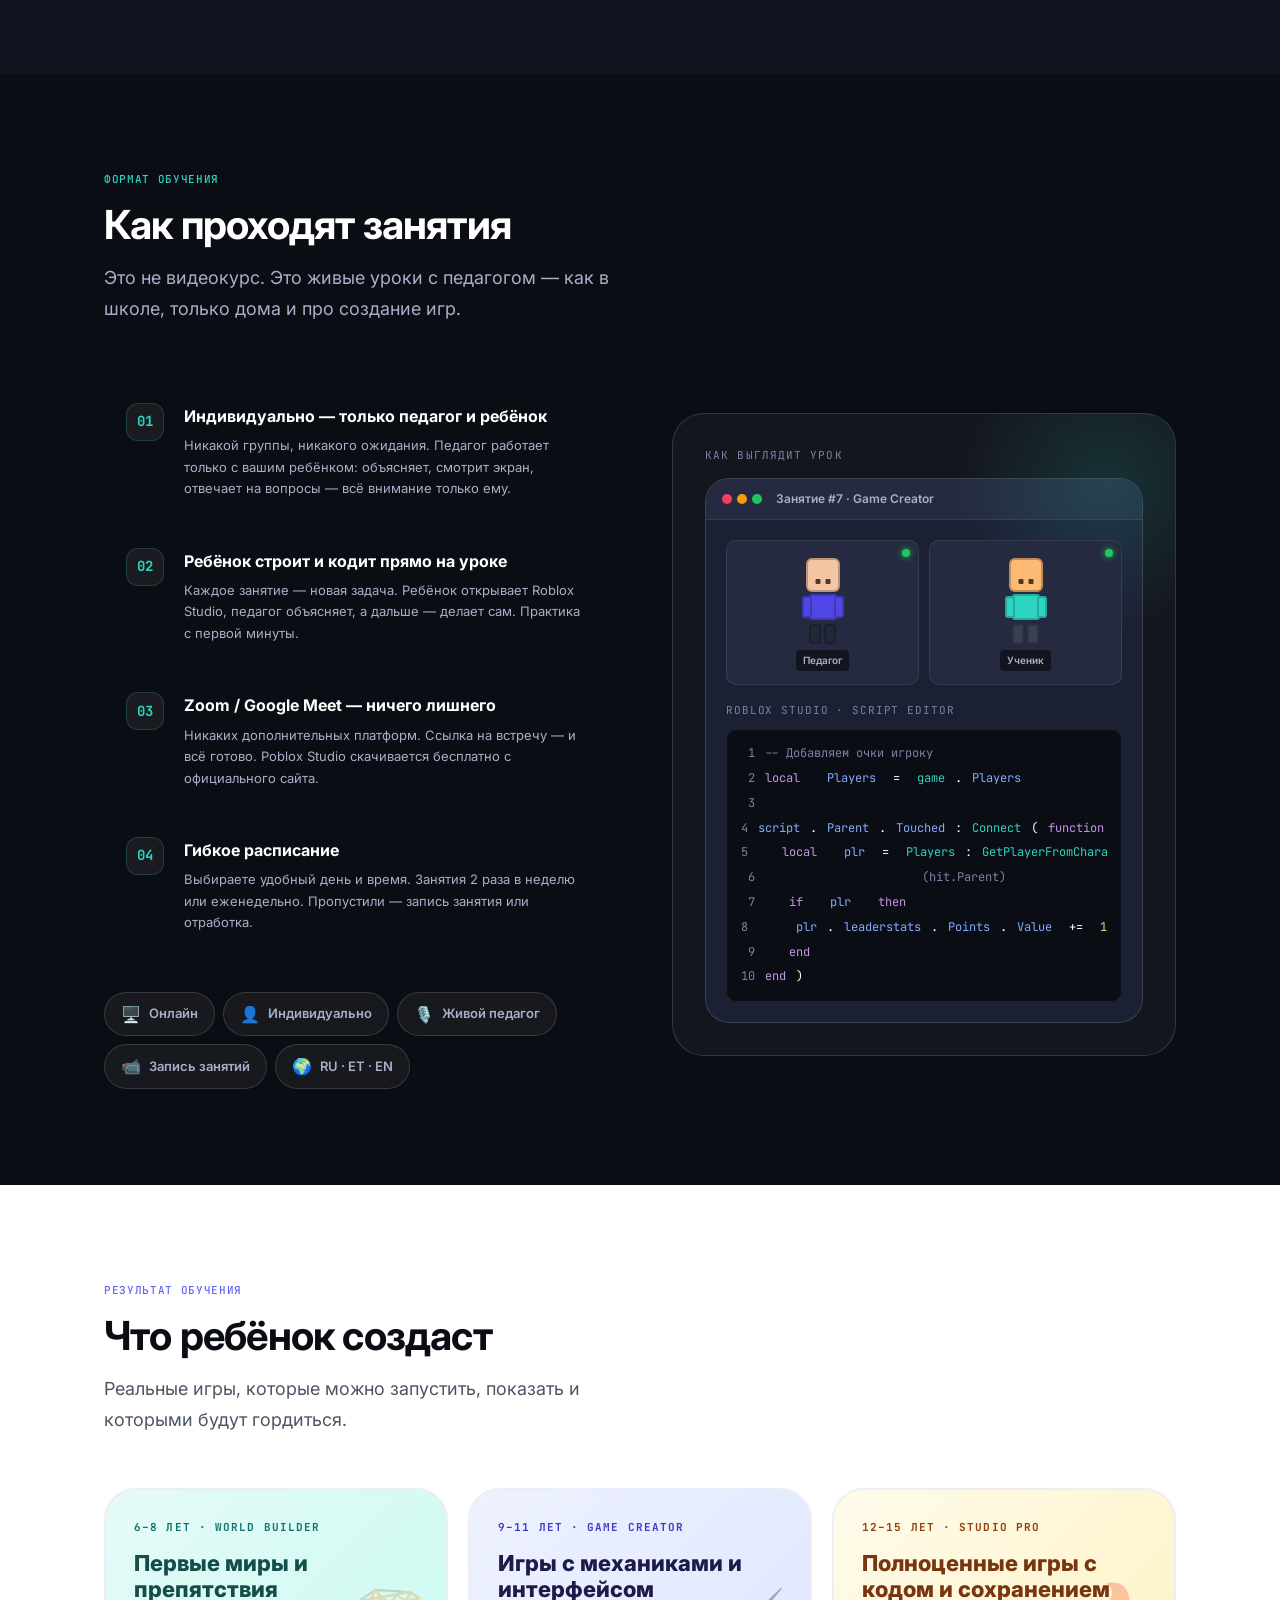
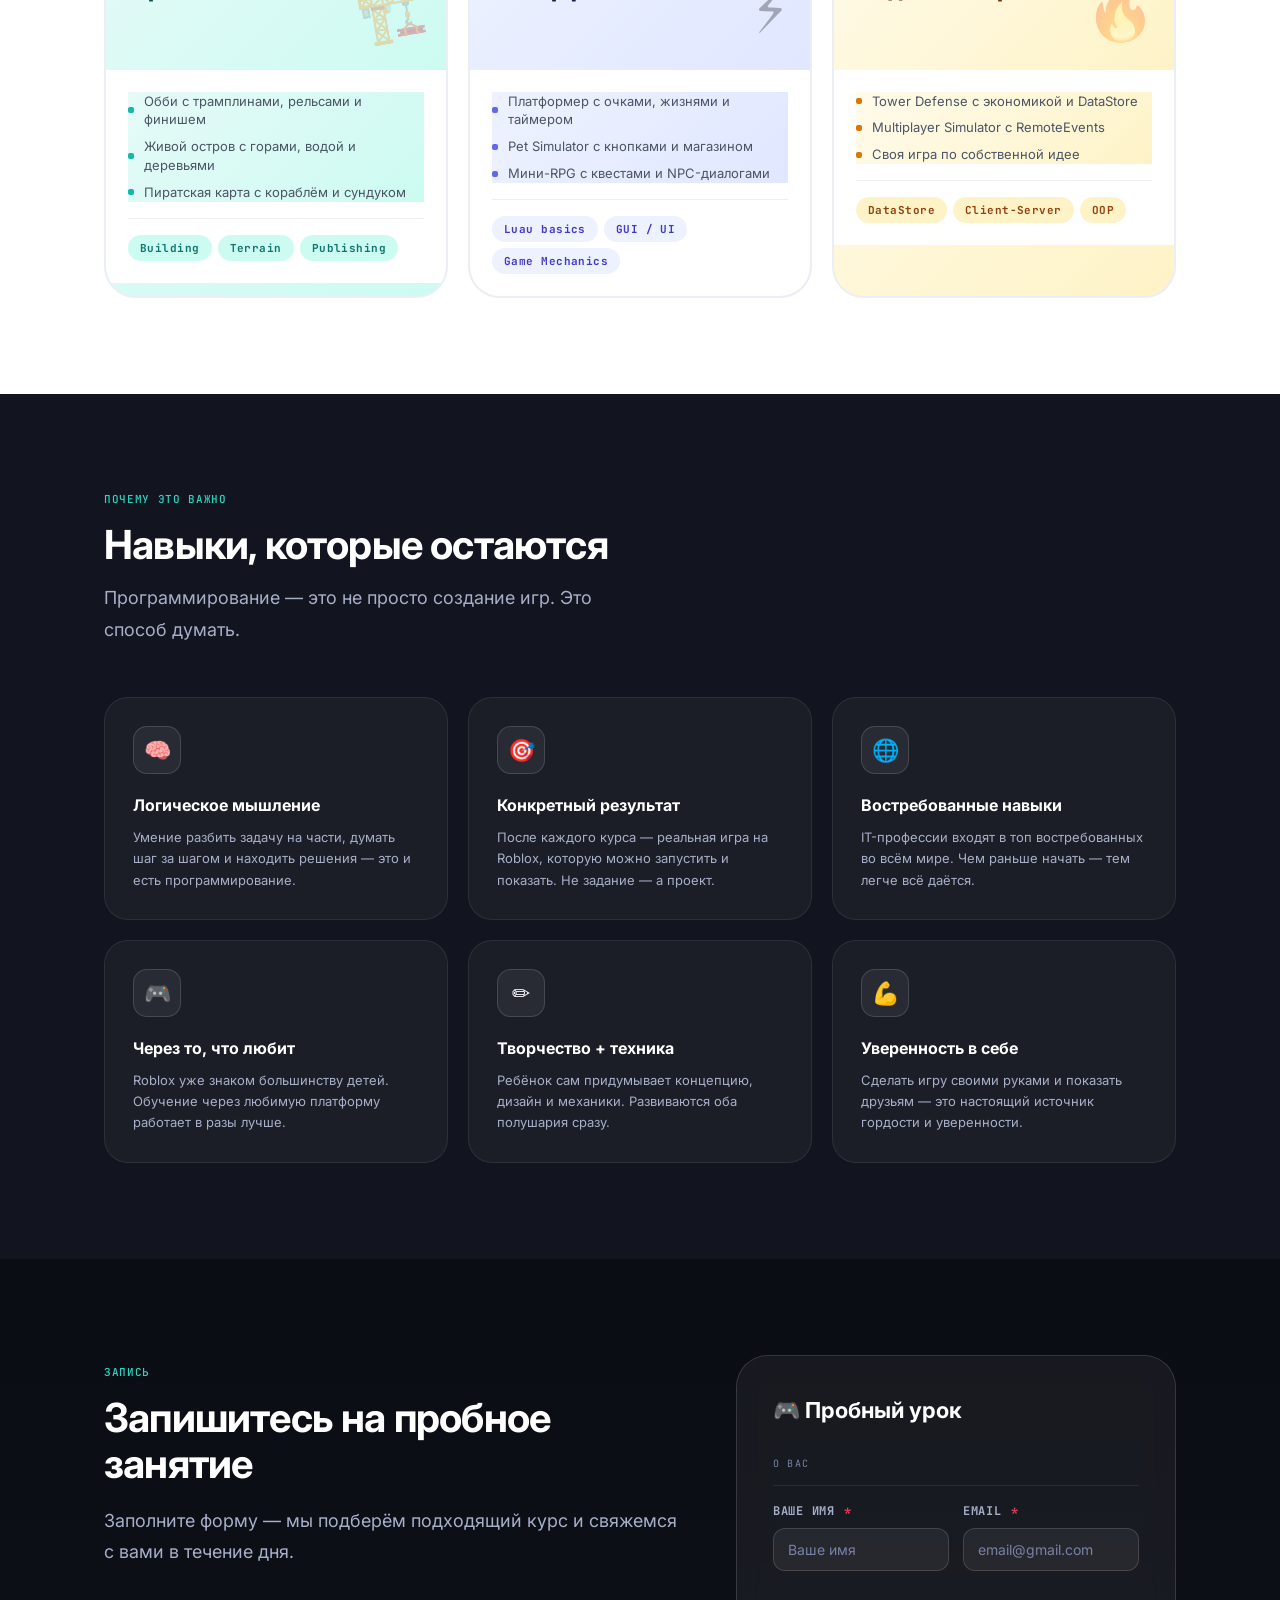
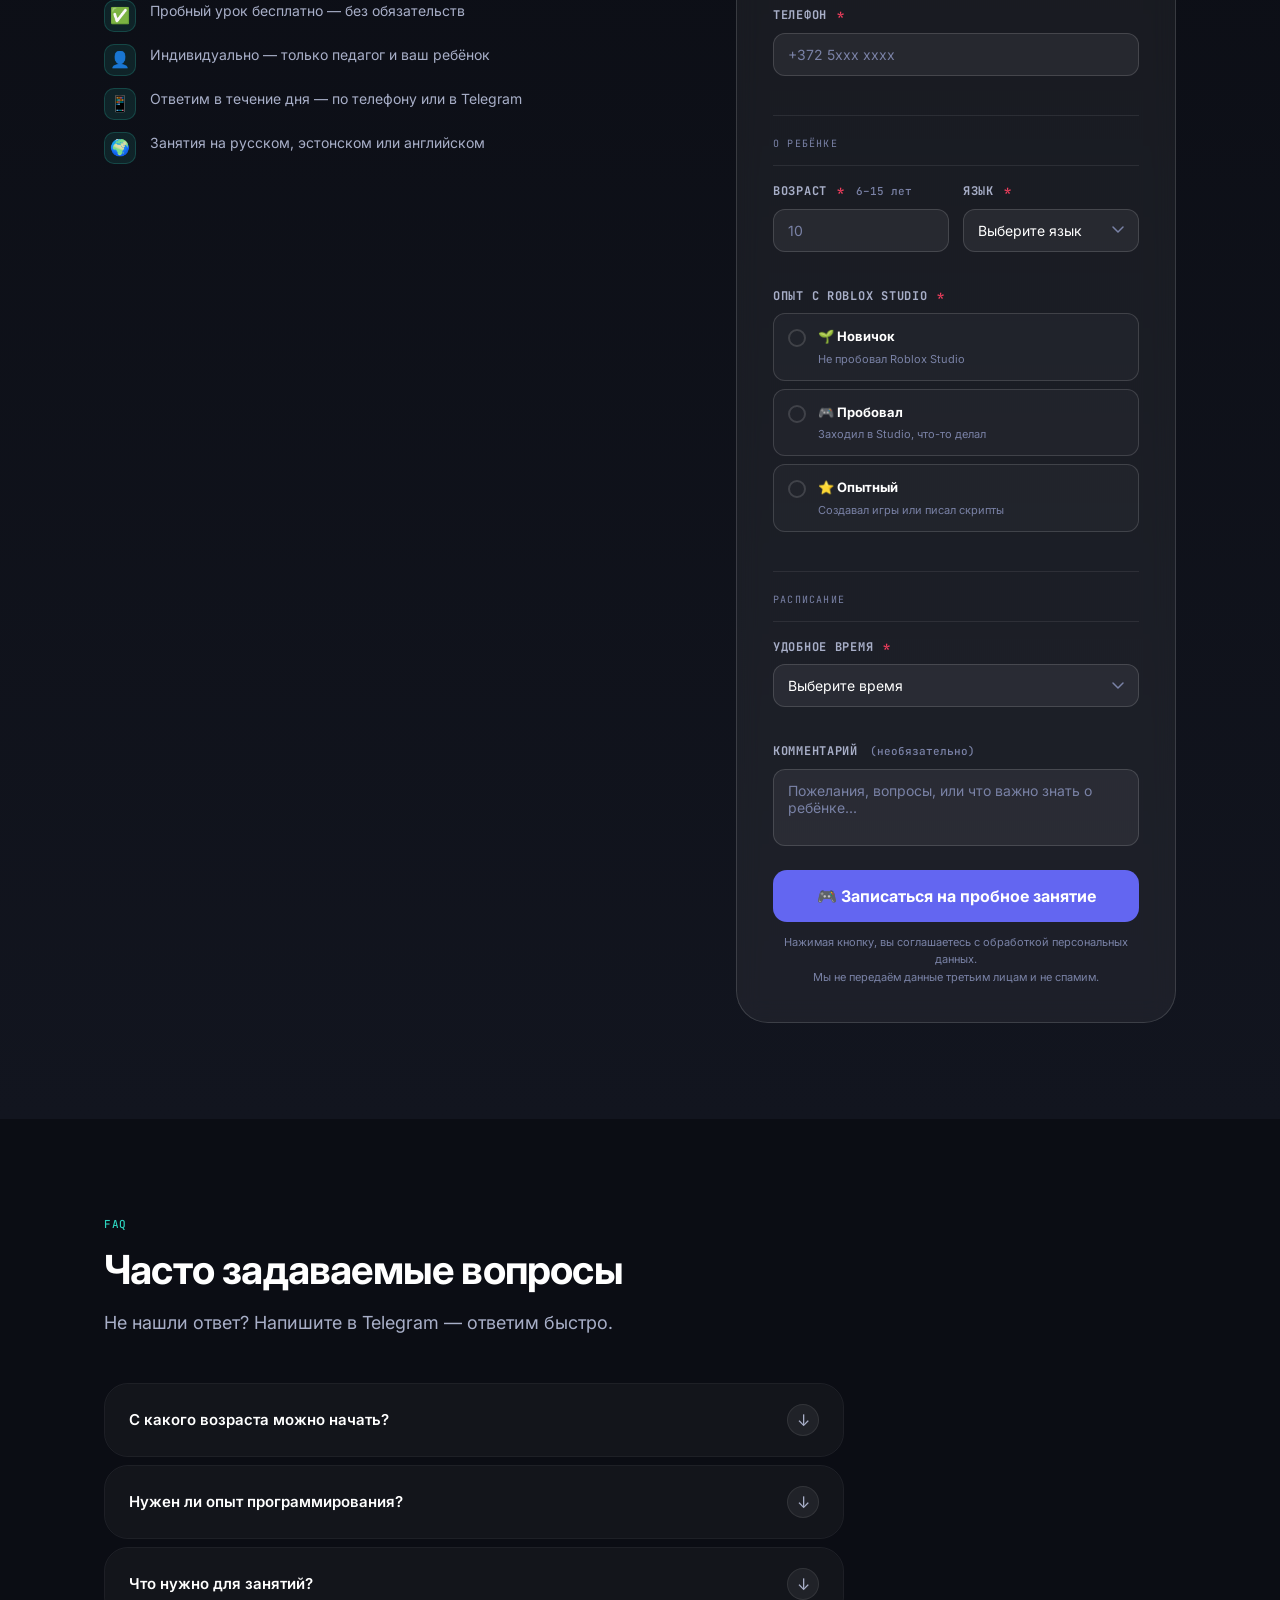
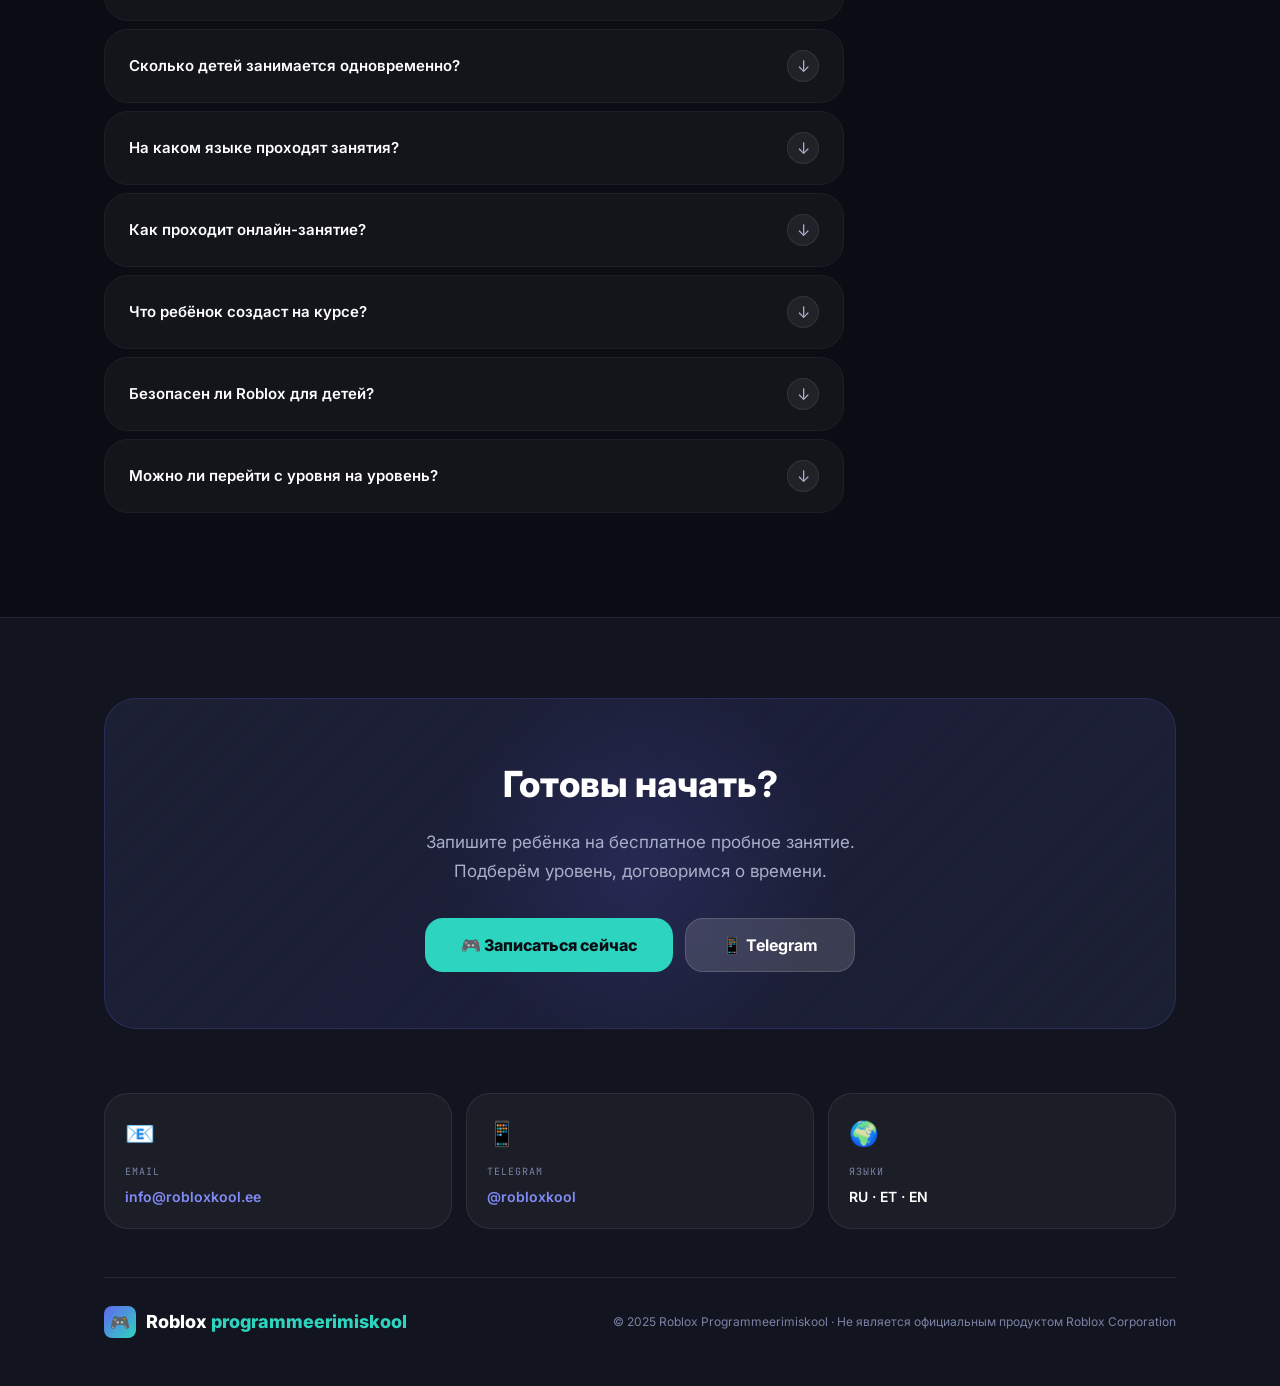
<file: remixed-f8454fc6.html>
<!DOCTYPE html>
<html lang="ru">
<head>
<meta charset="UTF-8">
<meta name="viewport" content="width=device-width, initial-scale=1.0">
<title>Roblox Programmeerimiskool — Онлайн-школа разработки игр</title>
<meta name="description" content="Индивидуальные онлайн-курсы по созданию игр в Roblox Studio. Дети 6–15 лет учатся программировать, строить миры и публиковать свои игры. RU · ET · EN">
<meta property="og:title" content="Roblox Programeerimise Kool">
<meta property="og:description" content="Дети создают игры в Roblox Studio — с нуля до публикации. Индивидуально.">
<meta property="og:type" content="website">
<link rel="preconnect" href="https://fonts.googleapis.com">
<link rel="preconnect" href="https://fonts.gstatic.com" crossorigin>
<link href="https://fonts.googleapis.com/css2?family=Inter:wght@400;500;600;700;800&family=JetBrains+Mono:wght@400;500&display=swap" rel="stylesheet">
<style>
/* ═══ ROBLOX BLOCK CHARACTERS ══════════════════════════ */
.rb-char {
  display: flex; flex-direction: column; align-items: center;
  gap: 2px; flex-shrink: 0;
}
.rb-head {
  width: 34px; height: 34px; border-radius: 6px;
  border: 2px solid rgba(0,0,0,.25);
  position: relative; overflow: hidden;
}
.rb-head-face {
  position: absolute; bottom: 6px; left: 50%; transform: translateX(-50%);
  display: flex; gap: 5px;
}
.rb-eye {
  width: 5px; height: 5px; border-radius: 1px; background: rgba(0,0,0,.7);
}
.rb-torso {
  width: 28px; height: 26px; border-radius: 3px;
  border: 2px solid rgba(0,0,0,.2);
}
.rb-arms {
  position: relative; width: 42px; height: 26px;
  display: flex; align-items: center; justify-content: space-between;
  margin-top: -28px; pointer-events: none;
}
.rb-arm {
  width: 10px; height: 22px; border-radius: 3px;
  border: 2px solid rgba(0,0,0,.2);
}
.rb-legs-wrap {
  display: flex; gap: 3px; margin-top: 2px;
}
.rb-leg {
  width: 12px; height: 20px; border-radius: 3px;
  border: 2px solid rgba(0,0,0,.2);
}
/* Teacher colors */
.rb-teacher .rb-head   { background: #F5C5A3; }
.rb-teacher .rb-torso  { background: #4F46E5; }
.rb-teacher .rb-arm    { background: #4F46E5; }
.rb-teacher .rb-leg:first-child { background: #1F2937; }
.rb-teacher .rb-leg:last-child  { background: #1F2937; }
/* Student colors */
.rb-student .rb-head   { background: #FDBA74; }
.rb-student .rb-torso  { background: #2DD4BF; }
.rb-student .rb-arm    { background: #2DD4BF; }
.rb-student .rb-leg:first-child { background: #374151; }
.rb-student .rb-leg:last-child  { background: #374151; }
/* ═══════════════════════════════════════════════════════
   TOKENS & RESET
═══════════════════════════════════════════════════════ */
*, *::before, *::after { box-sizing: border-box; margin: 0; padding: 0; }
:root {
  --ink:      #0B0D14;
  --ink2:     #12151F;
  --ink3:     #1C2033;
  --ink4:     #252A40;
  --slate:    #3D4462;
  --muted:    #7A82A6;
  --muted2:   #A8AFC8;
  --border:   rgba(255,255,255,.08);
  --border2:  rgba(255,255,255,.14);
  --white:    #FFFFFF;
  --off:      #F5F6FA;
  --off2:     #ECEEF6;

  /* Brand accents */
  --indigo:   #6366F1;
  --indigo2:  #818CF8;
  --indigo3:  #EEF2FF;
  --teal:     #2DD4BF;
  --teal2:    #CCFBF1;
  --amber:    #F59E0B;
  --amber2:   #FEF3C7;
  --rose:     #F43F5E;
  --green:    #22C55E;
  --green2:   #DCFCE7;

  /* Level colors */
  --lv1:      #2DD4BF;
  --lv1bg:    rgba(45,212,191,.12);
  --lv2:      #6366F1;
  --lv2bg:    rgba(99,102,241,.12);
  --lv3:      #F59E0B;
  --lv3bg:    rgba(245,158,11,.12);

  --font-d:   'Inter', system-ui, sans-serif;
  --font-b:   'Inter', system-ui, sans-serif;
  --font-m:   'JetBrains Mono', monospace;

  --radius-sm: 8px;
  --radius:    16px;
  --radius-lg: 24px;
  --radius-xl: 32px;
}
html { scroll-behavior: smooth; }
body {
  font-family: var(--font-b);
  color: var(--white);
  background: var(--ink);
  font-size: 16px;
  line-height: 1.65;
  -webkit-font-smoothing: antialiased;
  overflow-x: hidden;
}
a { color: inherit; text-decoration: none; }
img { max-width: 100%; display: block; }
button { font-family: inherit; }
h1,h2,h3,h4,h5 { font-family: var(--font-d); line-height: 1.15; }

/* ═══ LAYOUT ══════════════════════════════════════════ */
.wrap { max-width: 1120px; margin: 0 auto; padding: 0 24px; }
.center { text-align: center; }

/* ═══ TYPOGRAPHY SYSTEM ═══════════════════════════════ */
.label {
  font-family: var(--font-m); font-size: 11px; font-weight: 500;
  letter-spacing: .06em; text-transform: uppercase;
  color: var(--teal); margin-bottom: 14px; display: block;
}

.title-xl  { font-size: clamp(34px, 4.5vw, 58px); font-weight: 800; letter-spacing: -.02em; }
.title-lg  { font-size: clamp(26px, 3.2vw, 40px); font-weight: 700; letter-spacing: -.02em; }
.title-md  { font-size: clamp(20px, 2.2vw, 28px); font-weight: 700; letter-spacing: -.01em; }
.body-lg   { font-size: 18px; color: var(--muted2); line-height: 1.75; }
.body-md   { font-size: 15px; color: var(--muted2); line-height: 1.7; }
.body-sm   { font-size: 13px; color: var(--muted); line-height: 1.65; }

/* Dark-to-light section body text */
.light-section .body-lg  { color: var(--slate); }
.light-section .body-md  { color: var(--slate); }
.light-section .body-sm  { color: var(--muted); }
.light-section .label    { color: var(--indigo); }

/* ═══ BUTTONS ════════════════════════════════════════ */
.btn {
  display: inline-flex; align-items: center; justify-content: center; gap: 8px;
  border: none; border-radius: var(--radius); font-family: var(--font-b);
  font-weight: 700; cursor: pointer; transition: all .18s ease; line-height: 1;
}
.btn-xl  { font-size: 16px; padding: 18px 36px; border-radius: 18px; }
.btn-lg  { font-size: 15px; padding: 14px 28px; }
.btn-md  { font-size: 14px; padding: 11px 22px; }
.btn-sm  { font-size: 13px; padding: 8px 18px; border-radius: 10px; }
.btn-full { width: 100%; }

.btn-primary {
  background: var(--indigo);
  color: #fff;
  box-shadow: 0 0 0 0 rgba(99,102,241,.4);
}
.btn-primary:hover {
  background: var(--indigo2);
  transform: translateY(-2px);
  box-shadow: 0 8px 32px rgba(99,102,241,.35);
}
.btn-teal {
  background: var(--teal);
  color: var(--ink);
  font-weight: 800;
}
.btn-teal:hover {
  background: #5eead4;
  transform: translateY(-2px);
  box-shadow: 0 8px 28px rgba(45,212,191,.3);
}
.btn-amber {
  background: var(--amber);
  color: var(--ink);
  font-weight: 800;
}
.btn-amber:hover {
  background: #fbbf24;
  transform: translateY(-2px);
  box-shadow: 0 8px 28px rgba(245,158,11,.35);
}
.btn-ghost {
  background: var(--border2);
  color: var(--white);
  border: 1px solid var(--border2);
  backdrop-filter: blur(8px);
}
.btn-ghost:hover { background: rgba(255,255,255,.14); transform: translateY(-1px); }
.btn-dark { background: var(--ink2); color: var(--white); border: 1.5px solid var(--border2); }
.btn-dark:hover { background: var(--ink3); transform: translateY(-1px); }
.btn-outline-indigo {
  background: transparent; color: var(--indigo);
  border: 2px solid var(--indigo); border-radius: var(--radius);
}
.btn-outline-indigo:hover { background: var(--indigo3); }
.btn-light-primary {
  background: var(--indigo); color: var(--white); font-weight: 700;
}
.btn-light-primary:hover { background: #4F46E5; transform: translateY(-2px); box-shadow: 0 8px 24px rgba(99,102,241,.25); }

/* ═══ TAGS / BADGES ══════════════════════════════════ */
.badge {
  display: inline-flex; align-items: center; gap: 5px;
  padding: 4px 12px; border-radius: 100px;
  font-size: 11px; font-weight: 700; letter-spacing: .04em;
  font-family: var(--font-m);
}
.badge-teal   { background: var(--lv1bg); color: var(--lv1); border: 1px solid rgba(45,212,191,.25); }
.badge-indigo { background: var(--lv2bg); color: var(--lv2); border: 1px solid rgba(99,102,241,.25); }
.badge-amber  { background: var(--lv3bg); color: var(--lv3); border: 1px solid rgba(245,158,11,.25); }
.badge-gray   { background: rgba(255,255,255,.07); color: var(--muted2); border: 1px solid var(--border); }
.badge-green  { background: rgba(34,197,94,.1); color: var(--green); border: 1px solid rgba(34,197,94,.2); }
.badge-white  { background: rgba(255,255,255,.1); color: var(--white); border: 1px solid var(--border2); }

/* Light section badges */
.badge-teal-light   { background: #CCFBF1; color: #0F766E; }
.badge-indigo-light { background: #EEF2FF; color: #4338CA; }
.badge-amber-light  { background: #FEF3C7; color: #92400E; }

/* ═══ GRID ═══════════════════════════════════════════ */
.g2 { display: grid; grid-template-columns: repeat(auto-fit, minmax(260px, 1fr)); gap: 20px; }
.g3 { display: grid; grid-template-columns: repeat(auto-fit, minmax(300px, 1fr)); gap: 22px; }
.g4 { display: grid; grid-template-columns: repeat(auto-fit, minmax(220px, 1fr)); gap: 18px; }

/* ═══ DECORATIVE ATOMS ═══════════════════════════════ */
.pixel-block {
  border-radius: 6px;
  display: inline-block;
}

/* Grid background pattern */
.grid-bg {
  background-image:
    linear-gradient(rgba(255,255,255,.03) 1px, transparent 1px),
    linear-gradient(90deg, rgba(255,255,255,.03) 1px, transparent 1px);
  background-size: 48px 48px;
}

/* Glow blobs */
.glow { position: absolute; border-radius: 50%; filter: blur(80px); pointer-events: none; }

/* ═══════════════════════════════════════════════════════
   NAVIGATION
═══════════════════════════════════════════════════════ */
#nav {
  position: sticky; top: 0; z-index: 200;
  background: rgba(11,13,20,.88);
  backdrop-filter: blur(16px);
  border-bottom: 1px solid var(--border);
}
.nav-in {
  max-width: 1120px; margin: 0 auto; padding: 0 24px;
  display: flex; align-items: center; justify-content: space-between; height: 68px;
}
.logo {
  font-family: var(--font-d); font-size: 20px; font-weight: 800;
  color: var(--white); display: flex; align-items: center; gap: 10px;
  letter-spacing: -.01em;
}
.logo-icon {
  width: 36px; height: 36px; background: linear-gradient(135deg, var(--indigo), var(--teal));
  border-radius: 10px; display: flex; align-items: center; justify-content: center;
  font-size: 18px;
}
.logo em { font-style: normal; color: var(--teal); }
.nav-links { display: flex; gap: 32px; }
.nav-links a {
  font-size: 14px; font-weight: 600; color: var(--muted2);
  transition: color .15s; letter-spacing: .01em;
}
.nav-links a:hover { color: var(--white); }
.nav-mob-btn {
  display: none; background: none; border: none;
  color: var(--white); cursor: pointer; padding: 4px; font-size: 24px;
}
#mob-menu {
  display: none; flex-direction: column;
  background: var(--ink2); border-top: 1px solid var(--border);
  padding: 16px 24px 24px;
}
#mob-menu a {
  display: block; padding: 13px 0;
  font-size: 16px; font-weight: 600; color: var(--muted2);
  border-bottom: 1px solid var(--border);
}
#mob-menu .btn { margin-top: 18px; }

/* ═══════════════════════════════════════════════════════
   HERO
═══════════════════════════════════════════════════════ */
#hero {
  position: relative; overflow: hidden;
  padding: 108px 0 96px;
  background: var(--ink);
}
.hero-glow-1 {
  width: 600px; height: 600px;
  background: radial-gradient(circle, rgba(99,102,241,.2) 0%, transparent 70%);
  top: -200px; left: -200px;
}
.hero-glow-2 {
  width: 500px; height: 500px;
  background: radial-gradient(circle, rgba(45,212,191,.12) 0%, transparent 70%);
  bottom: -100px; right: -100px;
}
.hero-content { position: relative; z-index: 2; }
.hero-badge {
  display: inline-flex; align-items: center; gap: 10px;
  background: rgba(255,255,255,.05); border: 1px solid var(--border2);
  border-radius: 100px; padding: 8px 18px; margin-bottom: 32px;
  backdrop-filter: blur(8px);
}
.hero-dot {
  width: 8px; height: 8px; border-radius: 50%; background: var(--green);
  box-shadow: 0 0 8px var(--green);
  animation: pulse 2s ease-in-out infinite;
}
@keyframes pulse { 0%,100%{opacity:1;transform:scale(1)} 50%{opacity:.5;transform:scale(.8)} }
.hero-badge-text { font-size: 13px; font-weight: 600; color: var(--muted2); }
.hero-h1 {
  font-size: clamp(40px, 6vw, 72px); font-weight: 800;
  line-height: 1.05; letter-spacing: -.02em;
  margin-bottom: 24px; max-width: 780px;
}
.hero-h1 .hl-teal { color: var(--teal); }
.hero-h1 .hl-indigo { color: var(--indigo2); }
.hero-p {
  font-size: 19px; color: var(--muted2); max-width: 580px;
  line-height: 1.75; margin-bottom: 40px;
}
.hero-btns { display: flex; gap: 14px; flex-wrap: wrap; margin-bottom: 64px; }
.hero-stats {
  display: flex; gap: 0; align-items: stretch;
  background: rgba(255,255,255,.04); border: 1px solid var(--border2);
  border-radius: var(--radius-lg); overflow: hidden;
  max-width: 680px;
}
.hero-stat {
  flex: 1; padding: 22px 24px; text-align: center;
  border-right: 1px solid var(--border);
}
.hero-stat:last-child { border-right: none; }
.hs-val { font-family: var(--font-d); font-size: 28px; font-weight: 800; color: var(--white); margin-bottom: 4px; }
.hs-val span { color: var(--teal); }
.hs-lab { font-size: 12px; color: var(--muted); font-weight: 500; }

/* Floating game cards */
.hero-cards {
  display: grid; grid-template-columns: repeat(3, 1fr); gap: 10px;
  max-width: 380px; margin-top: 48px;
}
.hero-card {
  background: rgba(255,255,255,.05); border: 1px solid var(--border2);
  border-radius: var(--radius); padding: 18px 12px; text-align: center;
  transition: all .2s; cursor: default;
}
.hero-card:hover {
  background: rgba(99,102,241,.12); border-color: rgba(99,102,241,.35);
  transform: translateY(-3px);
}
.hero-card .ico { font-size: 26px; margin-bottom: 8px; }
.hero-card .lab { font-size: 11px; font-weight: 700; color: var(--muted2); letter-spacing: .03em; }

/* ═══════════════════════════════════════════════════════
   WHO IS THIS FOR (light section)
═══════════════════════════════════════════════════════ */
#for-whom {
  background: var(--white); padding: 88px 0; color: var(--ink);
}
#for-whom .title-lg { color: var(--ink); }
#for-whom .body-lg { color: #4B5563; }
.audience-card {
  background: var(--off); border: 1.5px solid var(--off2);
  border-radius: var(--radius-lg); padding: 28px;
  transition: all .2s;
}
.audience-card:hover { border-color: #C7D2FE; transform: translateY(-2px); box-shadow: 0 8px 32px rgba(99,102,241,.08); }
.ac-ico { font-size: 32px; margin-bottom: 16px; }
.ac-title { font-family: var(--font-d); font-size: 17px; font-weight: 700; color: var(--ink); margin-bottom: 8px; }
.ac-text { font-size: 14px; color: #6B7280; line-height: 1.65; }

/* ═══════════════════════════════════════════════════════
   COURSES (age groups)
═══════════════════════════════════════════════════════ */
#courses { padding: 96px 0; background: var(--ink2); }
.courses-header { margin-bottom: 56px; }
.course-tabs {
  display: flex; gap: 8px; flex-wrap: wrap;
  background: rgba(255,255,255,.04); border: 1px solid var(--border);
  border-radius: 14px; padding: 6px; margin-bottom: 48px;
  max-width: 520px;
}
.course-tab {
  flex: 1; min-width: 130px; padding: 10px 16px; border-radius: 10px;
  font-family: var(--font-b); font-size: 13px; font-weight: 700;
  color: var(--muted2); background: transparent; border: none; cursor: pointer;
  transition: all .18s; text-align: center;
}
.course-tab.active-lv1 { background: var(--lv1bg); color: var(--lv1); box-shadow: 0 0 0 1px rgba(45,212,191,.25); }
.course-tab.active-lv2 { background: var(--lv2bg); color: var(--lv2); box-shadow: 0 0 0 1px rgba(99,102,241,.25); }
.course-tab.active-lv3 { background: var(--lv3bg); color: var(--lv3); box-shadow: 0 0 0 1px rgba(245,158,11,.25); }
.course-tab:hover:not(.active-lv1):not(.active-lv2):not(.active-lv3) { color: var(--white); }

.course-panel { display: none; animation: fadeUp .3s ease; }
.course-panel.active { display: grid; }
@keyframes fadeUp { from{opacity:0;transform:translateY(10px)} to{opacity:1;transform:none} }

/* Course card */
.cc-wrap {
  display: grid; grid-template-columns: 1fr 380px; gap: 32px; align-items: start;
}
.cc-main {
  background: rgba(255,255,255,.04); border: 1px solid var(--border2);
  border-radius: var(--radius-xl); overflow: hidden;
}
.cc-header {
  padding: 36px; position: relative; overflow: hidden;
}
.cc-header-lv1 { background: linear-gradient(135deg, #0F4C40 0%, #0D3D35 100%); }
.cc-header-lv2 { background: linear-gradient(135deg, #1e1b4b 0%, #2d2669 100%); }
.cc-header-lv3 { background: linear-gradient(135deg, #2d1b00 0%, #44290a 100%); }
.cc-header-glow {
  position: absolute; width: 300px; height: 300px; border-radius: 50%;
  filter: blur(60px); opacity: .35; right: -60px; top: -80px;
}
.cc-lv1 .cc-header-glow { background: var(--teal); }
.cc-lv2 .cc-header-glow { background: var(--indigo); }
.cc-lv3 .cc-header-glow { background: var(--amber); }
.cc-header-content { position: relative; z-index: 2; }
.cc-level-badge {
  display: inline-flex; align-items: center; gap: 8px;
  border: 1px solid rgba(255,255,255,.2); border-radius: 100px;
  padding: 5px 14px; margin-bottom: 18px; font-size: 11px; font-weight: 700;
  font-family: var(--font-m); letter-spacing: .1em;
}
.cc-lv1 .cc-level-badge { color: var(--teal); background: rgba(45,212,191,.1); }
.cc-lv2 .cc-level-badge { color: var(--indigo2); background: rgba(99,102,241,.15); }
.cc-lv3 .cc-level-badge { color: var(--amber); background: rgba(245,158,11,.12); }
.cc-title { font-family: var(--font-d); font-size: 30px; font-weight: 800; color: #fff; margin-bottom: 8px; letter-spacing: -.01em; }
.cc-subtitle { font-size: 15px; color: rgba(255,255,255,.65); margin-bottom: 24px; }
.cc-meta { display: flex; flex-wrap: wrap; gap: 8px; }

.cc-body { padding: 32px; }
.cc-section-title {
  font-family: var(--font-m); font-size: 10px; letter-spacing: .14em;
  text-transform: uppercase; color: var(--muted); margin-bottom: 14px;
}
.cc-topics { list-style: none; display: flex; flex-direction: column; gap: 10px; margin-bottom: 28px; }
.cc-topics li {
  display: flex; align-items: flex-start; gap: 12px;
  font-size: 14px; color: var(--muted2); line-height: 1.55;
}
.cc-check {
  width: 20px; height: 20px; border-radius: 6px; flex-shrink: 0;
  display: flex; align-items: center; justify-content: center; margin-top: 2px;
  font-size: 11px; font-weight: 800;
}
.cc-lv1 .cc-check { background: var(--lv1bg); color: var(--lv1); }
.cc-lv2 .cc-check { background: var(--lv2bg); color: var(--lv2); }
.cc-lv3 .cc-check { background: var(--lv3bg); color: var(--lv3); }

.cc-result {
  border-radius: var(--radius); padding: 18px 20px; margin-bottom: 24px;
}
.cc-lv1 .cc-result { background: var(--lv1bg); border: 1px solid rgba(45,212,191,.2); }
.cc-lv2 .cc-result { background: var(--lv2bg); border: 1px solid rgba(99,102,241,.2); }
.cc-lv3 .cc-result { background: var(--lv3bg); border: 1px solid rgba(245,158,11,.2); }
.cc-result-label {
  font-family: var(--font-m); font-size: 10px; letter-spacing: .12em; text-transform: uppercase;
  margin-bottom: 6px;
}
.cc-lv1 .cc-result-label { color: var(--lv1); }
.cc-lv2 .cc-result-label { color: var(--lv2); }
.cc-lv3 .cc-result-label { color: var(--lv3); }
.cc-result-text { font-size: 14px; color: var(--muted2); line-height: 1.55; }

/* Sidebar */
.cc-sidebar { display: flex; flex-direction: column; gap: 16px; }
.cc-info-card {
  background: rgba(255,255,255,.04); border: 1px solid var(--border);
  border-radius: var(--radius-lg); padding: 22px;
}
.cc-info-title {
  font-family: var(--font-m); font-size: 10px; letter-spacing: .12em;
  text-transform: uppercase; color: var(--muted); margin-bottom: 14px;
}
.cc-info-item {
  display: flex; align-items: center; gap: 12px;
  padding: 10px 0; border-bottom: 1px solid var(--border); font-size: 13px;
}
.cc-info-item:last-child { border-bottom: none; padding-bottom: 0; }
.cc-info-ico { font-size: 16px; flex-shrink: 0; width: 24px; text-align: center; }
.cc-info-label { color: var(--muted); flex: 1; }
.cc-info-val { color: var(--white); font-weight: 600; text-align: right; }

/* Projects list */
.project-item {
  background: rgba(255,255,255,.03); border: 1px solid var(--border);
  border-radius: var(--radius); padding: 14px 16px; margin-bottom: 10px;
  display: flex; align-items: center; gap: 14px;
}
.proj-ico { font-size: 22px; flex-shrink: 0; }
.proj-name { font-size: 14px; font-weight: 600; color: var(--white); }
.proj-type { font-size: 11px; color: var(--muted); margin-top: 2px; }

/* ═══════════════════════════════════════════════════════
   HOW IT WORKS (ONLINE)
═══════════════════════════════════════════════════════ */
#how { padding: 96px 0; background: var(--ink); }
.how-grid {
  display: grid; grid-template-columns: 1fr 1fr; gap: 64px; align-items: center;
}
.how-steps { display: flex; flex-direction: column; gap: 4px; }
.how-step {
  display: flex; gap: 20px; align-items: flex-start;
  padding: 22px; border-radius: var(--radius-lg);
  cursor: default; transition: background .2s;
}
.how-step:hover { background: rgba(255,255,255,.04); }
.step-num {
  width: 38px; height: 38px; border-radius: 12px; flex-shrink: 0;
  display: flex; align-items: center; justify-content: center;
  font-family: var(--font-m); font-size: 14px; font-weight: 700;
  background: rgba(255,255,255,.06); color: var(--teal);
  border: 1px solid rgba(45,212,191,.2);
}
.step-title { font-family: var(--font-d); font-size: 16px; font-weight: 700; color: var(--white); margin-bottom: 6px; }
.step-text  { font-size: 13px; color: var(--muted2); line-height: 1.65; }

.how-visual {
  background: rgba(255,255,255,.04); border: 1px solid var(--border2);
  border-radius: var(--radius-xl); padding: 32px; position: relative; overflow: hidden;
}
.how-visual-glow {
  position: absolute; width: 300px; height: 300px; border-radius: 50%;
  background: radial-gradient(circle, rgba(45,212,191,.15) 0%, transparent 70%);
  top: -80px; right: -80px; pointer-events: none;
}
.lesson-preview {
  background: var(--ink3); border-radius: var(--radius-lg); overflow: hidden;
  border: 1px solid var(--border2);
}
.lesson-bar {
  background: var(--ink4); padding: 10px 16px; display: flex; align-items: center; gap: 10px;
  border-bottom: 1px solid var(--border);
}
.lbar-dots { display: flex; gap: 5px; }
.lbar-dot { width: 10px; height: 10px; border-radius: 50%; }
.lbar-dot:nth-child(1) { background: var(--rose); }
.lbar-dot:nth-child(2) { background: var(--amber); }
.lbar-dot:nth-child(3) { background: var(--green); }
.lbar-title { font-size: 12px; color: var(--muted2); font-weight: 600; margin-left: 4px; }
.lesson-content { padding: 20px; }
.lesson-cam-grid {
  display: grid; grid-template-columns: 1fr 1fr; gap: 10px; margin-bottom: 16px;
}
.lesson-cam {
  background: var(--ink4); border-radius: 10px; aspect-ratio: 4/3;
  display: flex; align-items: center; justify-content: center;
  position: relative; overflow: hidden;
  border: 1px solid var(--border);
}
.cam-label {
  position: absolute; bottom: 6px; left: 8px;
  font-size: 10px; color: var(--muted2); font-weight: 600;
  background: rgba(0,0,0,.5); padding: 2px 7px; border-radius: 4px;
}
.cam-live {
  position: absolute; top: 6px; right: 6px;
  width: 8px; height: 8px; border-radius: 50%; background: var(--green);
  box-shadow: 0 0 6px var(--green); animation: pulse 2s infinite;
}
.lesson-code {
  background: var(--ink); border-radius: 10px; padding: 14px;
  border: 1px solid var(--border); font-family: var(--font-m); font-size: 12px;
  overflow: hidden;
}
.lc-line {
  display: flex; gap: 10px; margin-bottom: 5px;
  white-space: nowrap; overflow: hidden;
}
.lc-line:last-child { margin-bottom: 0; }
.lc-num { color: var(--muted); width: 14px; text-align: right; user-select: none; }
.lc-kw { color: #c792ea; }
.lc-var { color: #82aaff; }
.lc-str { color: #c3e88d; }
.lc-fn  { color: var(--teal); }
.lc-cm  { color: var(--muted); }

/* Format pills */
.format-pills { display: flex; flex-wrap: wrap; gap: 8px; margin-top: 32px; }
.format-pill {
  display: flex; align-items: center; gap: 8px;
  background: rgba(255,255,255,.05); border: 1px solid var(--border2);
  border-radius: 100px; padding: 8px 16px;
  font-size: 13px; font-weight: 600; color: var(--muted2);
}
.format-pill .fp-ico { font-size: 16px; }

/* ═══════════════════════════════════════════════════════
   RESULTS SECTION
═══════════════════════════════════════════════════════ */
#results {
  padding: 96px 0;
  background: var(--white); color: var(--ink);
}
#results .title-lg { color: var(--ink); }
#results .body-lg  { color: #4B5563; }
.results-grid {
  display: grid; grid-template-columns: repeat(3, 1fr); gap: 20px; margin-top: 52px;
}
.result-card {
  border-radius: var(--radius-xl); overflow: hidden;
  border: 2px solid var(--off2); transition: all .22s;
}
.result-card:hover { transform: translateY(-4px); box-shadow: 0 16px 48px rgba(0,0,0,.1); border-color: #C7D2FE; }
.rc-header {
  padding: 28px; display: flex; flex-direction: column; gap: 14px;
  min-height: 180px; position: relative; overflow: hidden;
}
.rc-lv1 { background: linear-gradient(135deg, #E6FAF8 0%, #CCFBF1 100%); }
.rc-lv2 { background: linear-gradient(135deg, #EEF2FF 0%, #E0E7FF 100%); }
.rc-lv3 { background: linear-gradient(135deg, #FFFBEB 0%, #FEF3C7 100%); }
.rc-age {
  font-family: var(--font-m); font-size: 11px; font-weight: 700;
  letter-spacing: .1em; text-transform: uppercase;
}
.rc-lv1 .rc-age { color: #0F766E; }
.rc-lv2 .rc-age { color: #4338CA; }
.rc-lv3 .rc-age { color: #92400E; }
.rc-title { font-family: var(--font-d); font-size: 22px; font-weight: 800; line-height: 1.2; }
.rc-lv1 .rc-title { color: #134E4A; }
.rc-lv2 .rc-title { color: #1E1B4B; }
.rc-lv3 .rc-title { color: #78350F; }
.rc-big-ico {
  position: absolute; right: 20px; bottom: 12px;
  font-size: 56px; opacity: .3; transform: rotate(-10deg);
}
.rc-body { padding: 22px; background: var(--white); }
.rc-projects { list-style: none; display: flex; flex-direction: column; gap: 8px; }
.rc-project {
  display: flex; align-items: center; gap: 10px;
  font-size: 13px; color: #4B5563; line-height: 1.45;
}
.rc-project::before {
  content: ''; width: 6px; height: 6px; border-radius: 2px;
  flex-shrink: 0;
}
.rc-lv1 .rc-project::before { background: #14B8A6; }
.rc-lv2 .rc-project::before { background: #6366F1; }
.rc-lv3 .rc-project::before { background: #D97706; }
.rc-skills {
  display: flex; flex-wrap: wrap; gap: 6px; margin-top: 16px; padding-top: 16px;
  border-top: 1.5px solid var(--off2);
}

/* ═══════════════════════════════════════════════════════
   WHY USEFUL
═══════════════════════════════════════════════════════ */
#why { padding: 96px 0; background: var(--ink2); }
.why-grid {
  display: grid; grid-template-columns: repeat(3, 1fr); gap: 20px; margin-top: 52px;
}
.why-card {
  background: rgba(255,255,255,.04); border: 1px solid var(--border);
  border-radius: var(--radius-lg); padding: 28px;
  transition: all .2s;
}
.why-card:hover { border-color: var(--border2); transform: translateY(-2px); background: rgba(255,255,255,.06); }
.wc-ico {
  width: 48px; height: 48px; border-radius: 14px; background: rgba(255,255,255,.06);
  display: flex; align-items: center; justify-content: center;
  font-size: 22px; margin-bottom: 18px; border: 1px solid var(--border2);
}
.wc-title { font-family: var(--font-d); font-size: 16px; font-weight: 700; color: var(--white); margin-bottom: 8px; }
.wc-text  { font-size: 13px; color: var(--muted2); line-height: 1.65; }

/* ═══════════════════════════════════════════════════════
   ENROLL FORM
═══════════════════════════════════════════════════════ */
#enroll {
  padding: 96px 0;
  background: linear-gradient(180deg, var(--ink) 0%, var(--ink2) 100%);
}
.enroll-wrap {
  display: grid; grid-template-columns: 1fr 440px; gap: 56px; align-items: start;
}
.enroll-left { padding-top: 8px; }
.enroll-title { margin-bottom: 18px; }
.enroll-points { list-style: none; display: flex; flex-direction: column; gap: 12px; margin-top: 32px; }
.enroll-point {
  display: flex; align-items: flex-start; gap: 14px;
  font-size: 14px; color: var(--muted2); line-height: 1.6;
}
.ep-ico {
  width: 32px; height: 32px; border-radius: 10px; flex-shrink: 0;
  display: flex; align-items: center; justify-content: center; font-size: 16px;
  background: rgba(45,212,191,.1); border: 1px solid rgba(45,212,191,.2);
}

/* Form */
.form-card {
  background: rgba(255,255,255,.05); border: 1px solid var(--border2);
  border-radius: var(--radius-xl); padding: 36px;
  backdrop-filter: blur(12px);
}
.form-title { font-family: var(--font-d); font-size: 22px; font-weight: 700; color: var(--white); margin-bottom: 28px; }
.rec-banner {
  display: none; align-items: flex-start; gap: 14px;
  background: var(--lv2bg); border: 1px solid rgba(99,102,241,.25);
  border-radius: var(--radius); padding: 14px 16px; margin-bottom: 22px;
}
.rec-banner.show { display: flex; animation: fadeUp .3s ease; }
.rec-ico  { font-size: 22px; flex-shrink: 0; }
.rec-name { font-size: 13px; font-weight: 700; color: var(--indigo2); margin-bottom: 2px; }
.rec-desc { font-size: 12px; color: var(--muted2); line-height: 1.5; }

.f-sec-label {
  font-family: var(--font-m); font-size: 10px; letter-spacing: .12em;
  text-transform: uppercase; color: var(--muted); padding-bottom: 12px;
  border-bottom: 1px solid var(--border); margin-bottom: 16px;
}
.form-row  { display: grid; grid-template-columns: 1fr 1fr; gap: 14px; }
.form-group { margin-bottom: 16px; }
.form-group label {
  display: block; font-size: 12px; font-weight: 700; color: var(--muted2); margin-bottom: 7px;
  text-transform: uppercase; letter-spacing: .06em; font-family: var(--font-m);
}
.req { color: var(--rose); margin-left: 2px; }
.hint { font-weight: 500; color: var(--muted); font-size: 11px; margin-left: 4px; text-transform: none; letter-spacing: 0; }
.form-ctrl {
  width: 100%; padding: 12px 14px;
  background: rgba(255,255,255,.06); border: 1px solid var(--border2);
  border-radius: 12px; font-size: 14px; font-family: inherit;
  color: var(--white); outline: none; transition: border-color .15s, box-shadow .15s;
  appearance: none; -webkit-appearance: none;
}
.form-ctrl::placeholder { color: var(--muted); }
.form-ctrl:focus { border-color: var(--indigo2); box-shadow: 0 0 0 3px rgba(99,102,241,.15); }
.form-ctrl.err { border-color: var(--rose); }
select.form-ctrl option { background: var(--ink3); color: var(--white); }
select.form-ctrl {
  background-image: url("data:image/svg+xml,%3Csvg xmlns='http://www.w3.org/2000/svg' width='12' height='8' viewBox='0 0 12 8'%3E%3Cpath d='M1 1l5 5 5-5' stroke='%237A82A6' stroke-width='1.5' stroke-linecap='round' stroke-linejoin='round' fill='none'/%3E%3C/svg%3E");
  background-repeat: no-repeat; background-position: right 14px center;
  padding-right: 36px;
}
textarea.form-ctrl { resize: none; }
.field-err { font-size: 11px; color: var(--rose); margin-top: 5px; min-height: 14px; }
.form-divider { border: none; border-top: 1px solid var(--border); margin: 20px 0; }

/* Radio */
.radio-group { display: flex; flex-direction: column; gap: 8px; }
.radio-opt {
  display: flex; align-items: flex-start; gap: 12px;
  padding: 12px 14px; border: 1px solid var(--border2);
  border-radius: 12px; cursor: pointer; transition: all .15s;
  background: rgba(255,255,255,.03);
}
.radio-opt:hover { border-color: rgba(99,102,241,.35); background: rgba(99,102,241,.06); }
.radio-opt.active { border-color: var(--indigo2); background: var(--lv2bg); }
.radio-dot {
  width: 18px; height: 18px; border-radius: 50%; border: 2px solid var(--border2);
  flex-shrink: 0; display: flex; align-items: center; justify-content: center; margin-top: 3px;
}
.radio-opt.active .radio-dot { border-color: var(--indigo2); }
.radio-dot-inner { width: 9px; height: 9px; border-radius: 50%; background: var(--indigo2); display: none; }
.radio-opt.active .radio-dot-inner { display: block; }
.radio-title { font-size: 13px; font-weight: 700; color: var(--white); }
.radio-sub   { font-size: 11px; color: var(--muted); margin-top: 2px; }

.submit-btn {
  width: 100%; background: var(--indigo); color: #fff; border: none;
  padding: 16px; border-radius: 14px; font-family: inherit;
  font-size: 16px; font-weight: 700; cursor: pointer;
  transition: all .18s; display: flex; align-items: center;
  justify-content: center; gap: 9px; margin-top: 8px;
}
.submit-btn:hover { background: var(--indigo2); transform: translateY(-2px); box-shadow: 0 8px 32px rgba(99,102,241,.35); }
.submit-btn:disabled { opacity: .5; cursor: not-allowed; transform: none; box-shadow: none; }
.form-note { text-align: center; font-size: 11px; color: var(--muted); margin-top: 12px; line-height: 1.6; }
.form-err-msg {
  display: none; background: rgba(244,63,94,.1); border: 1px solid rgba(244,63,94,.3);
  border-radius: 10px; padding: 12px 14px; font-size: 13px; color: #fda4af; margin-bottom: 16px;
}
.form-err-msg.show { display: block; }

/* Success */
.success-box { text-align: center; padding: 48px 24px; }
.success-ico   { font-size: 56px; margin-bottom: 18px; }
.success-title { font-family: var(--font-d); font-size: 24px; font-weight: 800; color: var(--white); margin-bottom: 12px; }
.success-sub   { font-size: 15px; color: var(--muted2); max-width: 360px; margin: 0 auto 24px; line-height: 1.7; }
.success-course { background: var(--lv2bg); border: 1px solid rgba(99,102,241,.25); border-radius: 14px; padding: 14px 20px; margin: 0 auto 24px; max-width: 300px; }
.success-course-lab  { font-size: 11px; color: var(--indigo2); font-family: var(--font-m); letter-spacing: .1em; text-transform: uppercase; margin-bottom: 4px; }
.success-course-name { font-family: var(--font-d); font-size: 18px; font-weight: 700; color: var(--white); }
.success-hints { display: flex; flex-direction: column; gap: 6px; align-items: center; font-size: 13px; color: var(--muted2); }

/* ═══════════════════════════════════════════════════════
   FAQ
═══════════════════════════════════════════════════════ */
#faq { padding: 96px 0; background: var(--ink); }
.faq-item {
  border: 1px solid var(--border); border-radius: var(--radius-lg);
  margin-bottom: 8px; overflow: hidden; transition: border-color .2s;
}
.faq-item.open { border-color: rgba(99,102,241,.35); }
.faq-btn {
  width: 100%; background: rgba(255,255,255,.03); border: none; padding: 20px 24px;
  display: flex; justify-content: space-between; align-items: center;
  cursor: pointer; text-align: left; gap: 20px; font-family: inherit;
  transition: background .15s;
}
.faq-btn:hover { background: rgba(255,255,255,.05); }
.faq-q {
  font-family: var(--font-d); font-size: 15px; font-weight: 600; color: var(--white);
}
.faq-arr {
  width: 32px; height: 32px; border-radius: 50%;
  background: rgba(255,255,255,.06); border: 1px solid var(--border);
  display: flex; align-items: center; justify-content: center;
  flex-shrink: 0; font-size: 16px; color: var(--muted2);
  transition: transform .25s, background .2s;
}
.faq-item.open .faq-arr { transform: rotate(180deg); background: var(--lv2bg); color: var(--indigo2); }
.faq-body { max-height: 0; overflow: hidden; transition: max-height .32s ease; }
.faq-item.open .faq-body { max-height: 500px; }
.faq-ans { padding: 0 24px 20px; font-size: 14px; color: var(--muted2); line-height: 1.8; }

/* ═══════════════════════════════════════════════════════
   FOOTER / CTA
═══════════════════════════════════════════════════════ */
#footer {
  background: var(--ink2);
  border-top: 1px solid var(--border);
  padding: 80px 0 48px;
}
.footer-cta {
  background: linear-gradient(135deg, var(--ink3) 0%, rgba(99,102,241,.12) 50%, var(--ink3) 100%);
  border: 1px solid rgba(99,102,241,.2); border-radius: var(--radius-xl);
  padding: 56px 48px; text-align: center; margin-bottom: 64px; position: relative; overflow: hidden;
}
.footer-cta-glow {
  position: absolute; width: 400px; height: 400px; border-radius: 50%;
  background: radial-gradient(circle, rgba(99,102,241,.15) 0%, transparent 70%);
  top: 50%; left: 50%; transform: translate(-50%,-50%); pointer-events: none;
}
.footer-cta-content { position: relative; z-index: 2; }
.footer-cta-title { font-family: var(--font-d); font-size: 36px; font-weight: 800; color: var(--white); margin-bottom: 14px; }
.footer-cta-sub { font-size: 17px; color: var(--muted2); max-width: 480px; margin: 0 auto 32px; line-height: 1.7; }
.footer-cta-btns { display: flex; gap: 12px; justify-content: center; flex-wrap: wrap; }
.footer-grid {
  display: grid; grid-template-columns: repeat(auto-fit, minmax(180px, 1fr)); gap: 14px;
  margin-bottom: 48px;
}
.footer-card {
  background: rgba(255,255,255,.04); border: 1px solid var(--border);
  border-radius: var(--radius-lg); padding: 20px; transition: border-color .2s;
}
.footer-card:hover { border-color: var(--border2); }
.fc-ico   { font-size: 24px; margin-bottom: 10px; }
.fc-label { font-family: var(--font-m); font-size: 10px; letter-spacing: .1em; text-transform: uppercase; color: var(--muted); margin-bottom: 5px; }
.fc-val   { font-size: 14px; font-weight: 600; color: var(--white); }
.fc-val a { color: var(--indigo2); transition: color .15s; }
.fc-val a:hover { color: var(--teal); }
.footer-bottom {
  padding-top: 28px; border-top: 1px solid var(--border);
  display: flex; justify-content: space-between; align-items: center; flex-wrap: wrap; gap: 12px;
}
.footer-logo { font-family: var(--font-d); font-size: 18px; font-weight: 800; display: flex; align-items: center; gap: 10px; }
.footer-logo-icon {
  width: 32px; height: 32px; background: linear-gradient(135deg, var(--indigo), var(--teal));
  border-radius: 8px; display: flex; align-items: center; justify-content: center; font-size: 16px;
}
.footer-logo em { font-style: normal; color: var(--teal); }
.footer-bottom p { font-size: 12px; color: var(--muted); }

/* ═══════════════════════════════════════════════════════
   SPINNER & UTILS
═══════════════════════════════════════════════════════ */
@keyframes spin { to { transform: rotate(360deg); } }
.spin { animation: spin 1s linear infinite; display: inline-block; }

/* ═══════════════════════════════════════════════════════
   RESPONSIVE
═══════════════════════════════════════════════════════ */
@media (max-width: 900px) {
  .cc-wrap    { grid-template-columns: 1fr; }
  .how-grid   { grid-template-columns: 1fr; }
  .results-grid { grid-template-columns: 1fr; }
  .why-grid   { grid-template-columns: 1fr 1fr; }
  .enroll-wrap { grid-template-columns: 1fr; }
  .footer-cta { padding: 40px 28px; }
  .footer-cta-title { font-size: 26px; }
}
@media (max-width: 768px) {
  .nav-links, .nav-cta { display: none; }
  .nav-mob-btn { display: block; }
  .hero-stats { flex-direction: column; max-width: 300px; gap: 0; }
  .hero-stat { border-right: none; border-bottom: 1px solid var(--border); }
  .hero-stat:last-child { border-bottom: none; }
  .hero-cards { max-width: 340px; }
  .why-grid { grid-template-columns: 1fr; }
  .form-row { grid-template-columns: 1fr; }
  .cc-sidebar { display: none; }
  .footer-cta-btns { flex-direction: column; align-items: center; }
}
@media (max-width: 480px) {
  section, #hero { padding: 64px 0; }
  .hero-h1 { font-size: 34px; }
  .course-tabs { flex-direction: column; }
  .course-tab { min-width: 0; }
}
</style>
</head>
<body>

<!-- ══════════════ NAVIGATION ══════════════ -->
<div id="nav">
  <div class="nav-in">
    <a href="#" class="logo">
      <div class="logo-icon">🎮</div>
      <span>Roblox <em>programmeerimiskool</em></span>
    </a>
    <nav class="nav-links">
      <a href="#for-whom">Для кого</a>
      <a href="#courses">Курсы</a>
      <a href="#how">Как проходит</a>
      <a href="#results">Результаты</a>
      <a href="#faq">FAQ</a>
    </nav>
    <button class="btn btn-md btn-teal nav-cta" onclick="goForm()">Записаться →</button>
    <button class="nav-mob-btn" onclick="toggleNav()" id="mob-toggle">☰</button>
  </div>
  <div id="mob-menu">
    <a href="#for-whom"  onclick="closeMob()">Для кого</a>
    <a href="#courses"   onclick="closeMob()">Курсы</a>
    <a href="#how"       onclick="closeMob()">Как проходит</a>
    <a href="#results"   onclick="closeMob()">Результаты</a>
    <a href="#faq"       onclick="closeMob()">FAQ</a>
    <button class="btn btn-xl btn-teal btn-full" onclick="goForm();closeMob()">🎮 Записаться на пробное занятие</button>
  </div>
</div>

<!-- ══════════════ HERO ══════════════ -->
<section id="hero" class="grid-bg">
  <div class="glow hero-glow-1"></div>
  <div class="glow hero-glow-2"></div>
  <div class="wrap hero-content">
    <div class="hero-badge">
      <div class="hero-dot"></div>
      <span class="hero-badge-text">Roblox Programmeerimiskool · 6–15 лет · RU&nbsp;·&nbsp;ET&nbsp;·&nbsp;EN</span>
    </div>
    <h1 class="hero-h1">
      Твой ребёнок создаёт<br>
      <span class="hl-teal">настоящие игры</span><br>
      <span class="hl-indigo">в Roblox Studio</span>
    </h1>
    <p class="hero-p">
      Онлайн-курсы по разработке игр для детей 6–15 лет.
      Маленькие группы, живой педагог, реальные проекты —
      не видеоуроки, а настоящие занятия.
    </p>
    <div class="hero-btns">
      <button class="btn btn-xl btn-teal" onclick="goForm()">🎮 Записаться на пробный урок</button>
      <button class="btn btn-xl btn-ghost" onclick="scrollTo('courses')">Смотреть курсы</button>
    </div>
    <div class="hero-stats">
      <div class="hero-stat">
        <div class="hs-val"><span>3</span> уровня</div>
        <div class="hs-lab">от новичка до scripting</div>
      </div>
      <div class="hero-stat">
        <div class="hs-val"><span>1</span>-на-<span>1</span></div>
        <div class="hs-lab">индивидуально с педагогом</div>
      </div>
      <div class="hero-stat">
        <div class="hs-val"><span>RU</span> · ET · EN</div>
        <div class="hs-lab">языки обучения</div>
      </div>
    </div>
    <div class="hero-cards">
      <div class="hero-card"><div class="ico">🏗️</div><div class="lab">Строишь миры</div></div>
      <div class="hero-card"><div class="ico">⚙️</div><div class="lab">Делаешь механики</div></div>
      <div class="hero-card"><div class="ico">💻</div><div class="lab">Пишешь скрипты</div></div>
      <div class="hero-card"><div class="ico">🎨</div><div class="lab">Делаешь UI</div></div>
      <div class="hero-card"><div class="ico">🐛</div><div class="lab">Фиксишь баги</div></div>
      <div class="hero-card"><div class="ico">🚀</div><div class="lab">Публикуешь игры</div></div>
    </div>
  </div>
</section>

<!-- ══════════════ FOR WHOM ══════════════ -->
<section id="for-whom">
  <div class="wrap">
    <div class="label">Аудитория</div>
    <h2 class="title-lg" style="color:var(--ink);margin-bottom:14px">Для кого этот курс?</h2>
    <p class="body-lg" style="color:#4B5563;max-width:580px;margin-bottom:44px">
      Курс подойдёт, если хотя бы один пункт описывает вашего ребёнка.
    </p>
    <div class="g4">
      <div class="audience-card">
        <div class="ac-ico">👾</div>
        <div class="ac-title">Фанаты Roblox</div>
        <div class="ac-text">Часами играют в Roblox? Пора перейти от игрока к создателю — это следующий уровень.</div>
      </div>
      <div class="audience-card">
        <div class="ac-ico">🌱</div>
        <div class="ac-title">Новички без опыта</div>
        <div class="ac-text">Нулевой опыт — не проблема. Начинаем с самых основ, шаг за шагом, без спешки.</div>
      </div>
      <div class="audience-card">
        <div class="ac-ico">🧩</div>
        <div class="ac-title">Любители создавать</div>
        <div class="ac-text">Строят, придумывают, собирают? Roblox Studio — идеальный инструмент для таких детей.</div>
      </div>
      <div class="audience-card">
        <div class="ac-ico">🇪🇪</div>
        <div class="ac-title">Семьи в Эстонии</div>
        <div class="ac-text">Занятия онлайн на русском, эстонском или английском — в удобное для вас время.</div>
      </div>
    </div>
  </div>
</section>

<!-- ══════════════ COURSES ══════════════ -->
<section id="courses">
  <div class="wrap">
    <div class="label label-indigo">Программа обучения</div>
    <h2 class="title-lg" style="margin-bottom:14px">Три уровня — один путь</h2>
    <p class="body-lg" style="max-width:580px;margin-bottom:40px">
      От первых шагов в Roblox Studio до публикации игр с настоящим программированием.
    </p>

    <!-- Tabs -->
    <div class="course-tabs" role="tablist">
      <button class="course-tab active-lv1" onclick="switchTab('lv1',this)" role="tab" aria-selected="true">🌊 6–8 лет</button>
      <button class="course-tab" onclick="switchTab('lv2',this)" role="tab" aria-selected="false">⚡ 9–11 лет</button>
      <button class="course-tab" onclick="switchTab('lv3',this)" role="tab" aria-selected="false">🔥 12–15 лет</button>
    </div>

    <!-- Level 1 -->
    <div class="course-panel active" id="panel-lv1" role="tabpanel">
      <div class="cc-wrap cc-lv1">
        <div class="cc-main">
          <div class="cc-header cc-header-lv1">
            <div class="cc-header-glow"></div>
            <div class="cc-header-content">
              <div class="cc-level-badge">🌊 LEVEL 1 · WORLD BUILDER</div>
              <div class="cc-title">World Builder</div>
              <div class="cc-subtitle">Строим первые миры в Roblox Studio — без кода</div>
              <div class="cc-meta">
                <span class="badge badge-teal">👶 6–8 лет</span>
                <span class="badge badge-gray">⏱ 12 занятий · 45 мин</span>
                <span class="badge badge-gray">Новичок</span>
              </div>
            </div>
          </div>
          <div class="cc-body">
            <div class="cc-section-title">Что изучаем</div>
            <ul class="cc-topics">
              <li><div class="cc-check">✓</div>Знакомство с интерфейсом Roblox Studio — панели, инструменты, навигация</li>
              <li><div class="cc-check">✓</div>Работа с базовыми частями (Parts): создание, масштаб, поворот, цвет, материалы</li>
              <li><div class="cc-check">✓</div>Построение объектов: дома, платформы, декорации, простые локации</li>
              <li><div class="cc-check">✓</div>Terrain Editor: генерация земли, воды, гор и ландшафта</li>
              <li><div class="cc-check">✓</div>Первые простые скрипты через визуальные блоки — без набора кода</li>
              <li><div class="cc-check">✓</div>Публикация: загрузить игру и поделиться ссылкой с другом</li>
            </ul>
            <div class="cc-result">
              <div class="cc-result-label">🎯 Итоговый проект</div>
              <div class="cc-result-text">Ребёнок строит свой обби (obstacle course) — трёхмерный мир с препятствиями, платформами и финишем. Публикует его и делится с друзьями.</div>
            </div>
            <button class="btn btn-lg btn-full" style="background:var(--teal);color:var(--ink);font-weight:800;" onclick="goForm()">Записаться на пробный урок →</button>
          </div>
        </div>
        <div class="cc-sidebar">
          <div class="cc-info-card">
            <div class="cc-info-title">Детали курса</div>
            <div class="cc-info-item"><div class="cc-info-ico">👶</div><div class="cc-info-label">Возраст</div><div class="cc-info-val">6–8 лет</div></div>
            <div class="cc-info-item"><div class="cc-info-ico">📚</div><div class="cc-info-label">Занятий</div><div class="cc-info-val">12</div></div>
            <div class="cc-info-item"><div class="cc-info-ico">⏱</div><div class="cc-info-label">Длина урока</div><div class="cc-info-val">45 минут</div></div>
            <div class="cc-info-item"><div class="cc-info-ico">👤</div><div class="cc-info-label">Формат</div><div class="cc-info-val">1 на 1</div></div>
            <div class="cc-info-item"><div class="cc-info-ico">💻</div><div class="cc-info-label">Занятия</div><div class="cc-info-val">Онлайн</div></div>
            <div class="cc-info-item"><div class="cc-info-ico">📝</div><div class="cc-info-label">Опыт</div><div class="cc-info-val">Нулевой</div></div>
          </div>
          <div class="cc-info-card">
            <div class="cc-info-title">Что используем из Roblox Studio</div>
            <div style="display:flex;flex-wrap:wrap;gap:6px;margin-top:4px">
              <span class="badge badge-teal">Building Tools</span>
              <span class="badge badge-gray">Terrain Editor</span>
              <span class="badge badge-gray">Parts & Models</span>
              <span class="badge badge-gray">Materials</span>
              <span class="badge badge-gray">Explorer</span>
              <span class="badge badge-gray">Play Test</span>
              <span class="badge badge-gray">Publishing</span>
            </div>
          </div>
          <div class="cc-info-card">
            <div class="cc-info-title">Проекты на курсе</div>
            <div class="project-item"><div class="proj-ico">🏃</div><div><div class="proj-name">Мой первый Обби</div><div class="proj-type">Obstacle Course</div></div></div>
            <div class="project-item"><div class="proj-ico">🏰</div><div><div class="proj-name">Замок из блоков</div><div class="proj-type">World Building</div></div></div>
            <div class="project-item"><div class="proj-ico">🌄</div><div><div class="proj-name">Остров на закате</div><div class="proj-type">Terrain + Decoration</div></div></div>
          </div>
        </div>
      </div>
    </div>

    <!-- Level 2 -->
    <div class="course-panel" id="panel-lv2" role="tabpanel">
      <div class="cc-wrap cc-lv2">
        <div class="cc-main">
          <div class="cc-header cc-header-lv2">
            <div class="cc-header-glow"></div>
            <div class="cc-header-content">
              <div class="cc-level-badge">⚡ LEVEL 2 · GAME CREATOR</div>
              <div class="cc-title">Game Creator</div>
              <div class="cc-subtitle">Создаём полноценные игры с механиками и UI</div>
              <div class="cc-meta">
                <span class="badge badge-indigo">⚡ 9–11 лет</span>
                <span class="badge badge-gray">⏱ 16 занятий · 60 мин</span>
                <span class="badge badge-gray">Начинающий</span>
              </div>
            </div>
          </div>
          <div class="cc-body">
            <div class="cc-section-title">Что изучаем</div>
            <ul class="cc-topics">
              <li><div class="cc-check">✓</div>Дизайн игровых уровней: архитектура, checkpoint'ы, game loop</li>
              <li><div class="cc-check">✓</div>Интерактивные объекты: двери, кнопки, ловушки, триггеры</li>
              <li><div class="cc-check">✓</div>Создание UI: очки, жизни, таймер, экран победы и поражения</li>
              <li><div class="cc-check">✓</div>Введение в Luau: переменные, условия (if/else), функции</li>
              <li><div class="cc-check">✓</div>Personages: настройка персонажей, анимации, скорость и прыжки</li>
              <li><div class="cc-check">✓</div>Playtesting и debugging: как найти и исправить ошибку</li>
            </ul>
            <div class="cc-result" style="background:var(--lv2bg);border-color:rgba(99,102,241,.2)">
              <div class="cc-result-label" style="color:var(--indigo2)">🎯 Итоговый проект</div>
              <div class="cc-result-text">Полноценная мини-игра: симулятор или платформер с UI, очками, жизнями и несколькими уровнями. Опубликована на Roblox и доступна друзьям.</div>
            </div>
            <button class="btn btn-lg btn-primary btn-full" onclick="goForm()">Записаться на пробный урок →</button>
          </div>
        </div>
        <div class="cc-sidebar">
          <div class="cc-info-card">
            <div class="cc-info-title">Детали курса</div>
            <div class="cc-info-item"><div class="cc-info-ico">⚡</div><div class="cc-info-label">Возраст</div><div class="cc-info-val">9–11 лет</div></div>
            <div class="cc-info-item"><div class="cc-info-ico">📚</div><div class="cc-info-label">Занятий</div><div class="cc-info-val">16</div></div>
            <div class="cc-info-item"><div class="cc-info-ico">⏱</div><div class="cc-info-label">Длина урока</div><div class="cc-info-val">60 минут</div></div>
            <div class="cc-info-item"><div class="cc-info-ico">👤</div><div class="cc-info-label">Формат</div><div class="cc-info-val">1 на 1</div></div>
            <div class="cc-info-item"><div class="cc-info-ico">💻</div><div class="cc-info-label">Занятия</div><div class="cc-info-val">Онлайн</div></div>
            <div class="cc-info-item"><div class="cc-info-ico">📝</div><div class="cc-info-label">Опыт</div><div class="cc-info-val">Не нужен</div></div>
          </div>
          <div class="cc-info-card">
            <div class="cc-info-title">Что используем из Roblox Studio</div>
            <div style="display:flex;flex-wrap:wrap;gap:6px;margin-top:4px">
              <span class="badge badge-indigo">Scripting (Luau)</span>
              <span class="badge badge-gray">GUI / ScreenGui</span>
              <span class="badge badge-gray">TweenService</span>
              <span class="badge badge-gray">Touched Events</span>
              <span class="badge badge-gray">LocalScript</span>
              <span class="badge badge-gray">Leaderboard</span>
              <span class="badge badge-gray">Sound</span>
            </div>
          </div>
          <div class="cc-info-card">
            <div class="cc-info-title">Проекты на курсе</div>
            <div class="project-item"><div class="proj-ico">🏅</div><div><div class="proj-name">Обби с очками</div><div class="proj-type">Obstacle Course + UI</div></div></div>
            <div class="project-item"><div class="proj-ico">🐾</div><div><div class="proj-name">Pet Simulator</div><div class="proj-type">Clicker / Simulator</div></div></div>
            <div class="project-item"><div class="proj-ico">⚔️</div><div><div class="proj-name">Mini Adventure</div><div class="proj-type">Platformer / RPG-lite</div></div></div>
          </div>
        </div>
      </div>
    </div>

    <!-- Level 3 -->
    <div class="course-panel" id="panel-lv3" role="tabpanel">
      <div class="cc-wrap cc-lv3">
        <div class="cc-main">
          <div class="cc-header cc-header-lv3">
            <div class="cc-header-glow"></div>
            <div class="cc-header-content">
              <div class="cc-level-badge">🔥 LEVEL 3 · STUDIO PRO</div>
              <div class="cc-title">Studio Pro</div>
              <div class="cc-subtitle">Настоящее программирование: Luau, DataStore, Remote Events</div>
              <div class="cc-meta">
                <span class="badge badge-amber">🔥 12–15 лет</span>
                <span class="badge badge-gray">⏱ 20 занятий · 75 мин</span>
                <span class="badge badge-gray">Базовый Luau</span>
              </div>
            </div>
          </div>
          <div class="cc-body">
            <div class="cc-section-title">Что изучаем</div>
            <ul class="cc-topics">
              <li><div class="cc-check">✓</div>Luau в глубину: типы данных, циклы (for/while), таблицы (tables), ООП</div></li>
              <li><div class="cc-check">✓</div>Client-Server архитектура: LocalScript vs Script, RemoteEvents, RemoteFunctions</li>
              <li><div class="cc-check">✓</div>DataStore: сохранение прогресса игрока между сессиями</li>
              <li><div class="cc-check">✓</div>Продвинутый UI: анимации, Tween, модульные интерфейсы</li>
              <li><div class="cc-check">✓</div>Работа с сервисами: TweenService, UserInputService, RunService</li>
              <li><div class="cc-check">✓</div>Структура кода: ModuleScripts, отладка, чтение ошибок, профилирование</li>
            </ul>
            <div class="cc-result" style="background:var(--lv3bg);border-color:rgba(245,158,11,.2)">
              <div class="cc-result-label" style="color:var(--amber)">🎯 Итоговый проект</div>
              <div class="cc-result-text">Полноценная игра со скриптами, сохранением прогресса, мультиплеером и читаемой архитектурой кода. Разработчик, а не просто игрок.</div>
            </div>
            <button class="btn btn-lg btn-amber btn-full" onclick="goForm()">Записаться на пробный урок →</button>
          </div>
        </div>
        <div class="cc-sidebar">
          <div class="cc-info-card">
            <div class="cc-info-title">Детали курса</div>
            <div class="cc-info-item"><div class="cc-info-ico">🔥</div><div class="cc-info-label">Возраст</div><div class="cc-info-val">12–15 лет</div></div>
            <div class="cc-info-item"><div class="cc-info-ico">📚</div><div class="cc-info-label">Занятий</div><div class="cc-info-val">20</div></div>
            <div class="cc-info-item"><div class="cc-info-ico">⏱</div><div class="cc-info-label">Длина урока</div><div class="cc-info-val">75 минут</div></div>
            <div class="cc-info-item"><div class="cc-info-ico">👤</div><div class="cc-info-label">Формат</div><div class="cc-info-val">1 на 1</div></div>
            <div class="cc-info-item"><div class="cc-info-ico">💻</div><div class="cc-info-label">Занятия</div><div class="cc-info-val">Онлайн</div></div>
            <div class="cc-info-item"><div class="cc-info-ico">📝</div><div class="cc-info-label">Опыт</div><div class="cc-info-val">Базовый Luau</div></div>
          </div>
          <div class="cc-info-card">
            <div class="cc-info-title">Что используем из Roblox Studio</div>
            <div style="display:flex;flex-wrap:wrap;gap:6px;margin-top:4px">
              <span class="badge badge-amber">DataStoreService</span>
              <span class="badge badge-gray">RemoteEvents</span>
              <span class="badge badge-gray">ModuleScript</span>
              <span class="badge badge-gray">OOP в Luau</span>
              <span class="badge badge-gray">RunService</span>
              <span class="badge badge-gray">UserInputService</span>
              <span class="badge badge-gray">Pathfinding</span>
            </div>
          </div>
          <div class="cc-info-card">
            <div class="cc-info-title">Проекты на курсе</div>
            <div class="project-item"><div class="proj-ico">💰</div><div><div class="proj-name">Economy Simulator</div><div class="proj-type">с DataStore + Shops</div></div></div>
            <div class="project-item"><div class="proj-ico">🏟️</div><div><div class="proj-name">Tower Defense</div><div class="proj-type">Mechanics + Multiplayer</div></div></div>
            <div class="project-item"><div class="proj-ico">🌐</div><div><div class="proj-name">Multiplayer Game</div><div class="proj-type">Client-Server Architecture</div></div></div>
          </div>
        </div>
      </div>
    </div>

  </div>
</section>

<!-- ══════════════ HOW IT WORKS ══════════════ -->
<section id="how">
  <div class="wrap">
    <div class="label">Формат обучения</div>
    <h2 class="title-lg" style="margin-bottom:14px">Как проходят занятия</h2>
    <p class="body-lg" style="max-width:560px;margin-bottom:56px">
      Это не видеокурс. Это живые уроки с педагогом — как в школе, только дома и про создание игр.
    </p>
    <div class="how-grid">
      <div class="how-steps">
        <div class="how-step">
          <div class="step-num">01</div>
          <div>
            <div class="step-title">Индивидуально — только педагог и ребёнок</div>
            <div class="step-text">Никакой группы, никакого ожидания. Педагог работает только с вашим ребёнком: объясняет, смотрит экран, отвечает на вопросы — всё внимание только ему.</div>
          </div>
        </div>
        <div class="how-step">
          <div class="step-num">02</div>
          <div>
            <div class="step-title">Ребёнок строит и кодит прямо на уроке</div>
            <div class="step-text">Каждое занятие — новая задача. Ребёнок открывает Roblox Studio, педагог объясняет, а дальше — делает сам. Практика с первой минуты.</div>
          </div>
        </div>
        <div class="how-step">
          <div class="step-num">03</div>
          <div>
            <div class="step-title">Zoom / Google Meet — ничего лишнего</div>
            <div class="step-text">Никаких дополнительных платформ. Ссылка на встречу — и всё готово. Рoblox Studio скачивается бесплатно с официального сайта.</div>
          </div>
        </div>
        <div class="how-step">
          <div class="step-num">04</div>
          <div>
            <div class="step-title">Гибкое расписание</div>
            <div class="step-text">Выбираете удобный день и время. Занятия 2 раза в неделю или еженедельно. Пропустили — запись занятия или отработка.</div>
          </div>
        </div>
        <div class="format-pills">
          <div class="format-pill"><div class="fp-ico">🖥️</div>Онлайн</div>
          <div class="format-pill"><div class="fp-ico">👤</div>Индивидуально</div>
          <div class="format-pill"><div class="fp-ico">🎙️</div>Живой педагог</div>
          <div class="format-pill"><div class="fp-ico">📹</div>Запись занятий</div>
          <div class="format-pill"><div class="fp-ico">🌍</div>RU · ET · EN</div>
        </div>
      </div>
      <div class="how-visual">
        <div class="how-visual-glow"></div>
        <div style="font-family:var(--font-m);font-size:11px;color:var(--muted);margin-bottom:14px;letter-spacing:.1em;text-transform:uppercase;">Как выглядит урок</div>
        <div class="lesson-preview">
          <div class="lesson-bar">
            <div class="lbar-dots">
              <div class="lbar-dot"></div><div class="lbar-dot"></div><div class="lbar-dot"></div>
            </div>
            <div class="lbar-title">Занятие #7 · Game Creator</div>
          </div>
          <div class="lesson-content">
            <div class="lesson-cam-grid">
              <div class="lesson-cam" style="flex-direction:column;gap:6px;padding:14px 0 10px;">
                <div class="rb-char rb-teacher">
                  <div class="rb-head"><div class="rb-head-face"><div class="rb-eye"></div><div class="rb-eye"></div></div></div>
                  <div style="position:relative;display:flex;align-items:center;justify-content:center;width:42px;">
                    <div class="rb-arm" style="position:absolute;left:0;"></div>
                    <div class="rb-torso"></div>
                    <div class="rb-arm" style="position:absolute;right:0;"></div>
                  </div>
                  <div class="rb-legs-wrap"><div class="rb-leg"></div><div class="rb-leg"></div></div>
                </div>
                <div class="cam-label" style="position:static;font-size:10px;color:var(--muted2);font-weight:600;">Педагог</div>
                <div class="cam-live" style="position:absolute;top:8px;right:8px;"></div>
              </div>
              <div class="lesson-cam" style="flex-direction:column;gap:6px;padding:14px 0 10px;">
                <div class="rb-char rb-student">
                  <div class="rb-head"><div class="rb-head-face"><div class="rb-eye"></div><div class="rb-eye"></div></div></div>
                  <div style="position:relative;display:flex;align-items:center;justify-content:center;width:42px;">
                    <div class="rb-arm" style="position:absolute;left:0;background:#2DD4BF;border:2px solid rgba(0,0,0,.2);width:10px;height:22px;border-radius:3px;"></div>
                    <div class="rb-torso"></div>
                    <div class="rb-arm" style="position:absolute;right:0;background:#2DD4BF;border:2px solid rgba(0,0,0,.2);width:10px;height:22px;border-radius:3px;"></div>
                  </div>
                  <div class="rb-legs-wrap"><div class="rb-leg"></div><div class="rb-leg"></div></div>
                </div>
                <div class="cam-label" style="position:static;font-size:10px;color:var(--muted2);font-weight:600;">Ученик</div>
                <div class="cam-live" style="position:absolute;top:8px;right:8px;"></div>
              </div>
            </div>
            <div style="font-size:11px;color:var(--muted);margin-bottom:10px;font-family:var(--font-m);letter-spacing:.08em;text-transform:uppercase;">Roblox Studio · Script Editor</div>
            <div class="lesson-code">
              <div class="lc-line"><span class="lc-num">1</span><span class="lc-cm">-- Добавляем очки игроку</span></div>
              <div class="lc-line"><span class="lc-num">2</span><span class="lc-kw">local</span>&nbsp;<span class="lc-var">Players</span>&nbsp;=&nbsp;<span class="lc-fn">game</span>.<span class="lc-var">Players</span></div>
              <div class="lc-line"><span class="lc-num">3</span></div>
              <div class="lc-line"><span class="lc-num">4</span><span class="lc-var">script</span>.<span class="lc-var">Parent</span>.<span class="lc-var">Touched</span>:<span class="lc-fn">Connect</span>(<span class="lc-kw">function</span>(hit)</div>
              <div class="lc-line"><span class="lc-num">5</span>&nbsp;&nbsp;<span class="lc-kw">local</span>&nbsp;<span class="lc-var">plr</span>&nbsp;=&nbsp;<span class="lc-fn">Players</span>:<span class="lc-fn">GetPlayerFromCharacter</span></div>
              <div class="lc-line"><span class="lc-num">6</span>&nbsp;&nbsp;&nbsp;&nbsp;&nbsp;&nbsp;&nbsp;&nbsp;&nbsp;&nbsp;&nbsp;&nbsp;&nbsp;&nbsp;&nbsp;&nbsp;&nbsp;&nbsp;&nbsp;&nbsp;&nbsp;<span class="lc-cm">(hit.Parent)</span></div>
              <div class="lc-line"><span class="lc-num">7</span>&nbsp;&nbsp;<span class="lc-kw">if</span>&nbsp;<span class="lc-var">plr</span>&nbsp;<span class="lc-kw">then</span></div>
              <div class="lc-line"><span class="lc-num">8</span>&nbsp;&nbsp;&nbsp;&nbsp;<span class="lc-var">plr</span>.<span class="lc-var">leaderstats</span>.<span class="lc-var">Points</span>.<span class="lc-var">Value</span>&nbsp;+=&nbsp;<span class="lc-str">10</span></div>
              <div class="lc-line"><span class="lc-num">9</span>&nbsp;&nbsp;<span class="lc-kw">end</span></div>
              <div class="lc-line"><span class="lc-num">10</span><span class="lc-kw">end</span>)</div>
            </div>
          </div>
        </div>
      </div>
    </div>
  </div>
</section>

<!-- ══════════════ RESULTS ══════════════ -->
<section id="results">
  <div class="wrap">
    <div class="label" style="color:var(--indigo)">Результат обучения</div>
    <h2 class="title-lg" style="color:var(--ink);margin-bottom:14px">Что ребёнок создаст</h2>
    <p class="body-lg" style="color:#4B5563;max-width:560px">
      Реальные игры, которые можно запустить, показать и которыми будут гордиться.
    </p>
    <div class="results-grid">
      <!-- LV1 -->
      <div class="result-card rc-lv1">
        <div class="rc-header rc-lv1">
          <div class="rc-age">6–8 лет · World Builder</div>
          <div class="rc-title">Первые миры и препятствия</div>
          <div class="rc-big-ico">🏗️</div>
        </div>
        <div class="rc-body">
          <ul class="rc-projects rc-lv1">
            <li class="rc-project">Обби с трамплинами, рельсами и финишем</li>
            <li class="rc-project">Живой остров с горами, водой и деревьями</li>
            <li class="rc-project">Пиратская карта с кораблём и сундуком</li>
          </ul>
          <div class="rc-skills">
            <span class="badge-teal-light badge">Building</span>
            <span class="badge-teal-light badge">Terrain</span>
            <span class="badge-teal-light badge">Publishing</span>
          </div>
        </div>
      </div>
      <!-- LV2 -->
      <div class="result-card rc-lv2">
        <div class="rc-header rc-lv2">
          <div class="rc-age">9–11 лет · Game Creator</div>
          <div class="rc-title">Игры с механиками и интерфейсом</div>
          <div class="rc-big-ico">⚡</div>
        </div>
        <div class="rc-body">
          <ul class="rc-projects rc-lv2">
            <li class="rc-project">Платформер с очками, жизнями и таймером</li>
            <li class="rc-project">Pet Simulator с кнопками и магазином</li>
            <li class="rc-project">Мини-RPG с квестами и NPC-диалогами</li>
          </ul>
          <div class="rc-skills">
            <span class="badge-indigo-light badge">Luau basics</span>
            <span class="badge-indigo-light badge">GUI / UI</span>
            <span class="badge-indigo-light badge">Game Mechanics</span>
          </div>
        </div>
      </div>
      <!-- LV3 -->
      <div class="result-card rc-lv3">
        <div class="rc-header rc-lv3">
          <div class="rc-age">12–15 лет · Studio Pro</div>
          <div class="rc-title">Полноценные игры с кодом и сохранением</div>
          <div class="rc-big-ico">🔥</div>
        </div>
        <div class="rc-body">
          <ul class="rc-projects rc-lv3">
            <li class="rc-project">Tower Defense с экономикой и DataStore</li>
            <li class="rc-project">Multiplayer Simulator с RemoteEvents</li>
            <li class="rc-project">Своя игра по собственной идее</li>
          </ul>
          <div class="rc-skills">
            <span class="badge-amber-light badge">DataStore</span>
            <span class="badge-amber-light badge">Client-Server</span>
            <span class="badge-amber-light badge">OOP</span>
          </div>
        </div>
      </div>
    </div>
  </div>
</section>

<!-- ══════════════ WHY USEFUL ══════════════ -->
<section id="why">
  <div class="wrap">
    <div class="label label-indigo">Почему это важно</div>
    <h2 class="title-lg" style="margin-bottom:14px">Навыки, которые остаются</h2>
    <p class="body-lg" style="max-width:540px">Программирование — это не просто создание игр. Это способ думать.</p>
    <div class="why-grid">
      <div class="why-card"><div class="wc-ico">🧠</div><div class="wc-title">Логическое мышление</div><div class="wc-text">Умение разбить задачу на части, думать шаг за шагом и находить решения — это и есть программирование.</div></div>
      <div class="why-card"><div class="wc-ico">🎯</div><div class="wc-title">Конкретный результат</div><div class="wc-text">После каждого курса — реальная игра на Roblox, которую можно запустить и показать. Не задание — а проект.</div></div>
      <div class="why-card"><div class="wc-ico">🌐</div><div class="wc-title">Востребованные навыки</div><div class="wc-text">IT-профессии входят в топ востребованных во всём мире. Чем раньше начать — тем легче всё даётся.</div></div>
      <div class="why-card"><div class="wc-ico">🎮</div><div class="wc-title">Через то, что любит</div><div class="wc-text">Roblox уже знаком большинству детей. Обучение через любимую платформу работает в разы лучше.</div></div>
      <div class="why-card"><div class="wc-ico">✏️</div><div class="wc-title">Творчество + техника</div><div class="wc-text">Ребёнок сам придумывает концепцию, дизайн и механики. Развиваются оба полушария сразу.</div></div>
      <div class="why-card"><div class="wc-ico">💪</div><div class="wc-title">Уверенность в себе</div><div class="wc-text">Сделать игру своими руками и показать друзьям — это настоящий источник гордости и уверенности.</div></div>
    </div>
  </div>
</section>

<!-- ══════════════ ENROLL FORM ══════════════ -->
<section id="enroll">
  <div class="wrap">
    <div class="enroll-wrap">
      <div class="enroll-left">
        <div class="label">Запись</div>
        <h2 class="title-lg enroll-title">Запишитесь на пробное занятие</h2>
        <p class="body-lg" style="margin-bottom:8px">
          Заполните форму — мы подберём подходящий курс и свяжемся с вами в течение дня.
        </p>
        <ul class="enroll-points">
          <li class="enroll-point"><div class="ep-ico">✅</div>Пробный урок бесплатно — без обязательств</li>
          <li class="enroll-point"><div class="ep-ico">👤</div>Индивидуально — только педагог и ваш ребёнок</li>
          <li class="enroll-point"><div class="ep-ico">📱</div>Ответим в течение дня — по телефону или в Telegram</li>
          <li class="enroll-point"><div class="ep-ico">🌍</div>Занятия на русском, эстонском или английском</li>
        </ul>
      </div>

      <div class="form-card" id="form-card">
        <div class="form-title">🎮 Пробный урок</div>

        <div class="rec-banner" id="rec-banner" role="status" aria-live="polite">
          <div class="rec-ico" id="rec-ico">🚀</div>
          <div>
            <div class="rec-name" id="rec-name">Подходит: World Builder</div>
            <div class="rec-desc" id="rec-desc">Идеально для детей 6–8 лет без опыта.</div>
          </div>
        </div>

        <div class="form-err-msg" id="form-err" role="alert">❌ Что-то пошло не так. Напишите нам напрямую.</div>

        <form id="enroll-form" novalidate>
          <div class="f-sec-label">О вас</div>
          <div class="form-row">
            <div class="form-group">
              <label for="f-name">Ваше имя <span class="req">*</span></label>
              <input class="form-ctrl" type="text" id="f-name" placeholder="Ваше имя" autocomplete="name">
              <div class="field-err" id="e-name"></div>
            </div>
            <div class="form-group">
              <label for="f-email">Email <span class="req">*</span></label>
              <input class="form-ctrl" type="email" id="f-email" placeholder="email@gmail.com" autocomplete="email">
              <div class="field-err" id="e-email"></div>
            </div>
          </div>
          <div class="form-group">
            <label for="f-phone">Телефон <span class="req">*</span></label>
            <input class="form-ctrl" type="tel" id="f-phone" placeholder="+372 5xxx xxxx" autocomplete="tel">
            <div class="field-err" id="e-phone"></div>
          </div>

          <hr class="form-divider">

          <div class="f-sec-label">О ребёнке</div>
          <div class="form-row">
            <div class="form-group">
              <label for="f-age">Возраст <span class="req">*</span> <span class="hint">6–15 лет</span></label>
              <input class="form-ctrl" type="number" id="f-age" min="6" max="15" placeholder="10">
              <div class="field-err" id="e-age"></div>
            </div>
            <div class="form-group">
              <label for="f-lang">Язык <span class="req">*</span></label>
              <select class="form-ctrl" id="f-lang">
                <option value="">Выберите язык</option>
                <option value="russian">🇷🇺 Русский</option>
                <option value="estonian">🇪🇪 Эстонский</option>
                <option value="english">🇬🇧 Английский</option>
              </select>
              <div class="field-err" id="e-lang"></div>
            </div>
          </div>

          <div class="form-group">
            <label>Опыт с Roblox Studio <span class="req">*</span></label>
            <div class="radio-group" role="radiogroup">
              <div class="radio-opt" onclick="pickLevel('beginner',this)" tabindex="0" role="radio" aria-checked="false">
                <div class="radio-dot"><div class="radio-dot-inner"></div></div>
                <div><div class="radio-title">🌱 Новичок</div><div class="radio-sub">Не пробовал Roblox Studio</div></div>
              </div>
              <div class="radio-opt" onclick="pickLevel('tried',this)" tabindex="0" role="radio" aria-checked="false">
                <div class="radio-dot"><div class="radio-dot-inner"></div></div>
                <div><div class="radio-title">🎮 Пробовал</div><div class="radio-sub">Заходил в Studio, что-то делал</div></div>
              </div>
              <div class="radio-opt" onclick="pickLevel('experienced',this)" tabindex="0" role="radio" aria-checked="false">
                <div class="radio-dot"><div class="radio-dot-inner"></div></div>
                <div><div class="radio-title">⭐ Опытный</div><div class="radio-sub">Создавал игры или писал скрипты</div></div>
              </div>
            </div>
            <div class="field-err" id="e-level"></div>
          </div>

          <hr class="form-divider">

          <div class="f-sec-label">Расписание</div>
          <div class="form-group">
            <label for="f-time">Удобное время <span class="req">*</span></label>
            <select class="form-ctrl" id="f-time">
              <option value="">Выберите время</option>
              <option value="weekday_morning">Будни, утро (9:00–13:00)</option>
              <option value="weekday_evening">Будни, вечер (17:00–20:00)</option>
              <option value="weekend_morning">Выходные, утро (10:00–13:00)</option>
              <option value="weekend_afternoon">Выходные, день (13:00–17:00)</option>
              <option value="any">Любое время</option>
            </select>
            <div class="field-err" id="e-time"></div>
          </div>

          <div class="form-group">
            <label for="f-comment">Комментарий <span class="hint">(необязательно)</span></label>
            <textarea class="form-ctrl" id="f-comment" rows="3" placeholder="Пожелания, вопросы, или что важно знать о ребёнке..."></textarea>
          </div>

          <button type="submit" class="submit-btn" id="submit-btn">
            🎮 Записаться на пробное занятие
          </button>
          <p class="form-note">
            Нажимая кнопку, вы соглашаетесь с обработкой персональных данных.<br>
            Мы не передаём данные третьим лицам и не спамим.
          </p>
        </form>
      </div>
    </div>
  </div>
</section>

<!-- ══════════════ FAQ ══════════════ -->
<section id="faq">
  <div class="wrap">
    <div class="label">FAQ</div>
    <h2 class="title-lg" style="margin-bottom:14px">Часто задаваемые вопросы</h2>
    <p class="body-lg" style="max-width:520px;margin-bottom:44px">Не нашли ответ? Напишите в Telegram — ответим быстро.</p>
    <div style="max-width:740px" id="faq-list"></div>
  </div>
</section>

<!-- ══════════════ FOOTER ══════════════ -->
<footer id="footer">
  <div class="wrap">
    <div class="footer-cta">
      <div class="footer-cta-glow"></div>
      <div class="footer-cta-content">
        <div class="footer-cta-title">Готовы начать?</div>
        <div class="footer-cta-sub">Запишите ребёнка на бесплатное пробное занятие. Подберём уровень, договоримся о времени.</div>
        <div class="footer-cta-btns">
          <button class="btn btn-xl btn-teal" onclick="goForm()">🎮 Записаться сейчас</button>
          <a href="https://t.me/robloxkool" class="btn btn-xl btn-ghost">📱 Telegram</a>
        </div>
      </div>
    </div>

    <div class="footer-grid">
      <div class="footer-card">
        <div class="fc-ico">📧</div>
        <div class="fc-label">Email</div>
        <div class="fc-val"><a href="mailto:info@robloxkool.ee">info@robloxkool.ee</a></div>
      </div>
      <div class="footer-card">
        <div class="fc-ico">📱</div>
        <div class="fc-label">Telegram</div>
        <div class="fc-val"><a href="https://t.me/robloxkool">@robloxkool</a></div>
      </div>
      <div class="footer-card">
        <div class="fc-ico">🌍</div>
        <div class="fc-label">Языки</div>
        <div class="fc-val">RU · ET · EN</div>
      </div>
    </div>

    <div class="footer-bottom">
      <div class="footer-logo">
        <div class="footer-logo-icon">🎮</div>
        <span>Roblox <em>programmeerimiskool</em></span>
      </div>
      <p>© 2025 Roblox Programmeerimiskool · Не является официальным продуктом Roblox Corporation</p>
    </div>
  </div>
</footer>

<script>
/* ══ State ══════════════════════════════════════════════ */
var selectedLevel = '';
var faqOpen = null;

/* ══ Nav ════════════════════════════════════════════════ */
function goForm() {
  document.getElementById('enroll').scrollIntoView({ behavior:'smooth' });
}
function scrollTo(id) {
  document.getElementById(id).scrollIntoView({ behavior:'smooth' });
}
function toggleNav() {
  var m = document.getElementById('mob-menu');
  var t = document.getElementById('mob-toggle');
  var open = m.style.display === 'flex';
  m.style.display = open ? 'none' : 'flex';
  t.textContent = open ? '☰' : '✕';
}
function closeMob() {
  document.getElementById('mob-menu').style.display = 'none';
  document.getElementById('mob-toggle').textContent = '☰';
}

/* ══ Course tabs ════════════════════════════════════════ */
function switchTab(lv, el) {
  // Deactivate all
  document.querySelectorAll('.course-tab').forEach(function(t) {
    t.className = 'course-tab';
    t.setAttribute('aria-selected','false');
  });
  document.querySelectorAll('.course-panel').forEach(function(p) { p.classList.remove('active'); });

  // Activate
  el.className = 'course-tab active-' + lv;
  el.setAttribute('aria-selected','true');
  document.getElementById('panel-' + lv).classList.add('active');
}

/* ══ Course recommendation ══════════════════════════════ */
var COURSES = {
  lv1: { ico:'🌊', name:'World Builder',  desc:'Строим первые миры — идеально для 6–8 лет без опыта.' },
  lv2: { ico:'⚡', name:'Game Creator',   desc:'Игры с механиками и UI — для 9–11 лет.' },
  lv3: { ico:'🔥', name:'Studio Pro',     desc:'Программирование и DataStore — для 12–15 лет или с опытом.' }
};
function calcCourse(age, level) {
  if (level === 'experienced' || age >= 12) return 'lv3';
  if (age >= 9) return 'lv2';
  return 'lv1';
}
function updateRec() {
  var age = parseInt(document.getElementById('f-age').value) || 0;
  if (!age || !selectedLevel) { document.getElementById('rec-banner').classList.remove('show'); return; }
  var c = COURSES[calcCourse(age, selectedLevel)];
  document.getElementById('rec-ico').textContent  = c.ico;
  document.getElementById('rec-name').textContent = 'Подходит: ' + c.name;
  document.getElementById('rec-desc').textContent = c.desc;
  document.getElementById('rec-banner').classList.add('show');
}
document.getElementById('f-age').addEventListener('input', updateRec);

/* ══ Level radio ════════════════════════════════════════ */
function pickLevel(val, el) {
  selectedLevel = val;
  document.querySelectorAll('.radio-opt').forEach(function(o) {
    o.classList.remove('active');
    o.setAttribute('aria-checked','false');
  });
  el.classList.add('active');
  el.setAttribute('aria-checked','true');
  document.getElementById('e-level').textContent = '';
  updateRec();
}
document.querySelectorAll('.radio-opt').forEach(function(el) {
  el.addEventListener('keydown', function(e) {
    if (e.key==='Enter'||e.key===' ') { e.preventDefault(); el.click(); }
  });
});

/* ══ Validation ════════════════════════════════════════ */
function setErr(f, msg) {
  var e = document.getElementById('e-' + f);
  if (e) e.textContent = msg;
  var i = document.getElementById('f-' + f);
  if (i) msg ? i.classList.add('err') : i.classList.remove('err');
}
function clearAll() {
  ['name','email','phone','age','lang','level','time'].forEach(function(f) { setErr(f,''); });
  document.getElementById('form-err').classList.remove('show');
}
function validate() {
  clearAll(); var ok = true;
  var name  = document.getElementById('f-name').value.trim();
  var email = document.getElementById('f-email').value.trim();
  var phone = document.getElementById('f-phone').value.trim();
  var age   = parseInt(document.getElementById('f-age').value) || 0;
  var lang  = document.getElementById('f-lang').value;
  var time  = document.getElementById('f-time').value;
  if (name.length < 2)  { setErr('name',  'Введите имя (минимум 2 символа)'); ok=false; }
  if (!/^[^\s@]+@[^\s@]+\.[^\s@]+$/.test(email)) { setErr('email','Введите корректный email'); ok=false; }
  if (phone.length < 7) { setErr('phone', 'Введите корректный телефон'); ok=false; }
  if (age < 6 || age > 15) { setErr('age', 'Возраст должен быть от 6 до 15 лет'); ok=false; }
  if (!lang)            { setErr('lang',  'Выберите язык'); ok=false; }
  if (!selectedLevel)   { setErr('level', 'Выберите уровень ребёнка'); ok=false; }
  if (!time)            { setErr('time',  'Выберите время'); ok=false; }
  return ok;
}

/* ══ Submit ════════════════════════════════════════════ */
document.getElementById('enroll-form').addEventListener('submit', function(e) {
  e.preventDefault();
  if (!validate()) return;
  var btn = document.getElementById('submit-btn');
  btn.disabled = true;
  btn.innerHTML = '<svg width="18" height="18" viewBox="0 0 24 24" fill="none" class="spin"><circle cx="12" cy="12" r="10" stroke="white" stroke-width="3" opacity=".3"/><path d="M12 2a10 10 0 0 1 10 10" stroke="white" stroke-width="3" stroke-linecap="round"/></svg> Отправляем...';

  var age  = parseInt(document.getElementById('f-age').value);
  var data = {
    parentName:    document.getElementById('f-name').value.trim(),
    email:         document.getElementById('f-email').value.trim(),
    phone:         document.getElementById('f-phone').value.trim(),
    childAge:      age,
    language:      document.getElementById('f-lang').value,
    childLevel:    selectedLevel,
    preferredTime: document.getElementById('f-time').value,
    comment:       document.getElementById('f-comment').value.trim(),
    courseKey:     calcCourse(age, selectedLevel)
  };

  /* ── Подключи fetch когда бэкенд будет готов:
  fetch('/api/lead', { method:'POST', headers:{'Content-Type':'application/json'}, body:JSON.stringify(data) })
    .then(function(r){return r.json();})
    .then(function(res){
      if (res.success) showSuccess(data.courseKey, data.parentName.split(' ')[0]);
      else { btn.disabled=false; btn.innerHTML='🎮 Записаться на пробное занятие'; document.getElementById('form-err').classList.add('show'); }
    })
    .catch(function(){ btn.disabled=false; btn.innerHTML='🎮 Записаться на пробное занятие'; document.getElementById('form-err').classList.add('show'); });
  */

  /* Demo mode */
  setTimeout(function() {
    showSuccess(data.courseKey, data.parentName.split(' ')[0]);
  }, 1500);
});

function showSuccess(courseKey, firstName) {
  var c = COURSES[courseKey];
  document.getElementById('form-card').innerHTML =
    '<div class="success-box">' +
    '<div class="success-ico">' + c.ico + '</div>' +
    '<div class="success-title">Заявка принята! 🎉</div>' +
    '<p class="success-sub">Спасибо, ' + firstName + '! Свяжемся с вами в течение дня для записи на пробный урок.</p>' +
    '<div class="success-course">' +
    '<div class="success-course-lab">Рекомендованный курс</div>' +
    '<div class="success-course-name">' + c.ico + ' ' + c.name + '</div>' +
    '</div>' +
    '<div class="success-hints">' +
    '<span>📧 Подтверждение придёт на email</span>' +
    '<span>📱 Менеджер свяжется по телефону</span>' +
    '</div>' +
    '</div>';
}

/* ══ FAQ ════════════════════════════════════════════════ */
var FAQS = [
  { q:'С какого возраста можно начать?', a:'Принимаем детей от 6 лет. Именно с этого возраста дети достаточно хорошо понимают интерфейс программы и могут сосредоточиться на задаче. Верхняя граница — 15 лет.' },
  { q:'Нужен ли опыт программирования?', a:'Нет. Курс World Builder (6–8 лет) разработан специально для детей без любого опыта. Мы начинаем с самых основ — с визуальных блоков и простых форм. Для детей постарше с опытом — Game Creator или Studio Pro.' },
  { q:'Что нужно для занятий?', a:'Компьютер или ноутбук с Windows или macOS (Roblox Studio не работает на планшетах и телефонах), стабильный интернет и Roblox Studio — он бесплатный. Для онлайн-занятий нужны наушники с микрофоном.' },
  { q:'Сколько детей занимается одновременно?', a:'Занятия полностью индивидуальные — только педагог и ваш ребёнок. Никакой группы. Педагог полностью сфокусирован на вашем ребёнке: объясняет в его темпе, отвечает на его вопросы, адаптирует программу под него.' },
  { q:'На каком языке проходят занятия?', a:'На русском, эстонском или английском — вы выбираете при записи. Педагоги работают на всех трёх языках.' },
  { q:'Как проходит онлайн-занятие?', a:'Педагог и ребёнок подключаются к видеозвонку (Zoom или Google Meet) один на один. Педагог видит экран, объясняет задание, ребёнок сразу работает в Roblox Studio. Формат — как личный репетитор, только онлайн и про создание игр.' },
  { q:'Что ребёнок создаст на курсе?', a:'World Builder (6–8 лет): первый обби и живые острова. Game Creator (9–11 лет): платформер и симулятор с UI и очками. Studio Pro (12–15 лет): игру с сохранением прогресса, магазином и сетевым кодом.' },
  { q:'Безопасен ли Roblox для детей?', a:'Roblox Studio — это инструмент разработчика, а не игровая площадка. Ребёнок работает в изолированной среде под наблюдением педагога. Нет чата с незнакомцами, нет открытого мира — только создание игры.' },
  { q:'Можно ли перейти с уровня на уровень?', a:'Да. Курсы выстроены как прогрессия: World Builder → Game Creator → Studio Pro. После завершения одного уровня ребёнок переходит на следующий. Можно начать сразу с нужного уровня, если есть соответствующий опыт.' }
];

var faqEl = document.getElementById('faq-list');
FAQS.forEach(function(f, i) {
  var div = document.createElement('div');
  div.className = 'faq-item';
  div.id = 'faq-' + i;
  div.innerHTML =
    '<button class="faq-btn" onclick="toggleFaq(' + i + ')" aria-expanded="false" aria-controls="faq-body-' + i + '">' +
    '<span class="faq-q">' + f.q + '</span>' +
    '<span class="faq-arr">↓</span>' +
    '</button>' +
    '<div class="faq-body" id="faq-body-' + i + '">' +
    '<div class="faq-ans">' + f.a + '</div>' +
    '</div>';
  faqEl.appendChild(div);
});

function toggleFaq(i) {
  var item = document.getElementById('faq-' + i);
  var btn  = item.querySelector('.faq-btn');
  var isOpen = item.classList.contains('open');
  if (faqOpen !== null && faqOpen !== i) {
    var prev = document.getElementById('faq-' + faqOpen);
    prev.classList.remove('open');
    prev.querySelector('.faq-btn').setAttribute('aria-expanded','false');
  }
  item.classList.toggle('open', !isOpen);
  btn.setAttribute('aria-expanded', !isOpen);
  faqOpen = isOpen ? null : i;
}
</script>
</body>
</html>
</file>
<file: styles.css>
*,*::before,*::after{box-sizing:border-box;margin:0;padding:0}
html{scroll-behavior:smooth}
body{font-family:'Inter',-apple-system,BlinkMacSystemFont,'Segoe UI',sans-serif;font-size:16px;line-height:1.6;color:#fff;background:#080B18;-webkit-font-smoothing:antialiased;overflow-x:hidden}
a{color:inherit;text-decoration:none}
img{max-width:100%;display:block}
button{font-family:inherit;cursor:pointer}
:root{
  --bg:#080B18;--bg2:#0E1225;--bg3:#141830;--bg4:#1C2140;
  --border:rgba(255,255,255,.08);--border2:rgba(255,255,255,.14);
  --muted:#6B7394;--muted2:#9BA3C2;--white:#fff;
  --indigo:#6366F1;--indigo2:#818CF8;--teal:#2DD4BF;
  --amber:#F59E0B;--rose:#F43F5E;--green:#22C55E;
  --lv1:#2DD4BF;--lv1bg:rgba(45,212,191,.1);
  --lv2:#6366F1;--lv2bg:rgba(99,102,241,.1);
  --lv3:#F59E0B;--lv3bg:rgba(245,158,11,.1);
  --r:14px;--rl:22px;--rx:30px;
}
.wrap{max-width:1140px;margin:0 auto;padding:0 24px}
.glow{position:absolute;border-radius:50%;filter:blur(80px);pointer-events:none;z-index:0}
.grid-bg{background-image:linear-gradient(rgba(255,255,255,.025) 1px,transparent 1px),linear-gradient(90deg,rgba(255,255,255,.025) 1px,transparent 1px);background-size:48px 48px}
.eyebrow{font-size:11px;font-weight:600;letter-spacing:.14em;text-transform:uppercase;color:var(--teal);display:block;margin-bottom:12px;font-family:'JetBrains Mono',monospace}
.eyebrow-indigo{color:var(--indigo2)}
h2.sec-title{font-size:clamp(24px,3.5vw,38px);font-weight:800;letter-spacing:-.02em;line-height:1.15;margin-bottom:14px}
.sec-sub{font-size:17px;color:var(--muted2);line-height:1.7;max-width:560px}

/* BUTTONS */
.btn{display:inline-flex;align-items:center;justify-content:center;gap:8px;border:none;border-radius:var(--r);font-family:inherit;font-weight:600;font-size:15px;transition:all .18s ease;line-height:1;white-space:nowrap;cursor:pointer}
.btn-xl{padding:17px 34px;font-size:16px;border-radius:16px}
.btn-lg{padding:13px 26px}
.btn-md{padding:10px 20px;font-size:14px}
.btn-fw{width:100%}
.btn-indigo{background:var(--indigo);color:#fff}
.btn-indigo:hover{background:var(--indigo2);transform:translateY(-2px);box-shadow:0 8px 28px rgba(99,102,241,.35)}
.btn-teal{background:var(--teal);color:#080B18;font-weight:700}
.btn-teal:hover{background:#5eead4;transform:translateY(-2px);box-shadow:0 8px 24px rgba(45,212,191,.3)}
.btn-amber{background:var(--amber);color:#080B18;font-weight:700}
.btn-amber:hover{background:#fbbf24;transform:translateY(-2px);box-shadow:0 8px 24px rgba(245,158,11,.3)}
.btn-ghost{background:rgba(255,255,255,.06);color:#fff;border:1px solid var(--border2)}
.btn-ghost:hover{background:rgba(255,255,255,.1);transform:translateY(-1px)}

/* BADGES */
.badge{display:inline-flex;align-items:center;gap:5px;padding:4px 11px;border-radius:100px;font-size:11px;font-weight:600;letter-spacing:.04em;font-family:'JetBrains Mono',monospace}
.badge-teal{background:var(--lv1bg);color:var(--lv1);border:1px solid rgba(45,212,191,.2)}
.badge-indigo{background:var(--lv2bg);color:var(--lv2);border:1px solid rgba(99,102,241,.2)}
.badge-amber{background:var(--lv3bg);color:var(--lv3);border:1px solid rgba(245,158,11,.2)}
.badge-gray{background:rgba(255,255,255,.06);color:var(--muted2);border:1px solid var(--border)}

/* NAV */
#nav{position:sticky;top:0;z-index:300;background:rgba(8,11,24,.88);backdrop-filter:blur(18px);border-bottom:1px solid var(--border)}
.nav-in{max-width:1140px;margin:0 auto;padding:0 24px;display:flex;align-items:center;justify-content:space-between;height:66px;gap:16px}
.logo{display:flex;align-items:center;gap:10px;flex-shrink:0;font-size:18px;font-weight:800;color:#fff;letter-spacing:-.01em}
.logo-icon{width:36px;height:36px;background:linear-gradient(135deg,var(--indigo),var(--teal));border-radius:10px;display:flex;align-items:center;justify-content:center;font-size:18px}
.logo em{font-style:normal;color:var(--teal)}
.nav-links{display:flex;gap:28px;align-items:center}
.nav-links a{font-size:14px;font-weight:500;color:var(--muted2);transition:color .15s}
.nav-links a:hover{color:#fff}
.nav-right{display:flex;align-items:center;gap:10px}
.lang-sw{display:flex;gap:2px;background:rgba(255,255,255,.06);border-radius:10px;padding:3px;border:1px solid var(--border)}
.lang-btn{padding:5px 10px;border-radius:8px;border:none;background:transparent;color:var(--muted2);font-size:12px;font-weight:600;font-family:inherit;cursor:pointer;transition:all .15s}
.lang-btn.active{background:var(--indigo);color:#fff}
.lang-btn:hover:not(.active){color:#fff;background:rgba(255,255,255,.08)}
.nav-mob-btn{display:none;background:none;border:none;color:#fff;font-size:24px;padding:4px;flex-shrink:0}
#mob-menu{display:none;flex-direction:column;background:var(--bg2);border-top:1px solid var(--border);padding:16px 24px 24px}
#mob-menu a{display:block;padding:12px 0;font-size:16px;font-weight:500;color:var(--muted2);border-bottom:1px solid var(--border)}
#mob-menu .lang-sw{margin-top:16px;width:fit-content}
#mob-menu .btn{margin-top:16px}

/* HERO */
#hero{position:relative;overflow:hidden;padding:100px 0 80px;background:var(--bg)}
.hero-glow-a{width:700px;height:700px;background:radial-gradient(circle,rgba(99,102,241,.18) 0%,transparent 65%);top:-300px;left:-250px}
.hero-glow-b{width:500px;height:500px;background:radial-gradient(circle,rgba(45,212,191,.1) 0%,transparent 65%);bottom:-150px;right:100px}
.hero-inner{position:relative;z-index:2;display:grid;grid-template-columns:1fr 460px;gap:48px;align-items:center}
.hero-badge{display:inline-flex;align-items:center;gap:9px;background:rgba(255,255,255,.05);border:1px solid var(--border2);border-radius:100px;padding:8px 16px;margin-bottom:28px}
.hero-dot{width:7px;height:7px;border-radius:50%;background:var(--green);box-shadow:0 0 8px var(--green);animation:pulse-dot 2s infinite;flex-shrink:0}
@keyframes pulse-dot{0%,100%{opacity:1;transform:scale(1)}50%{opacity:.5;transform:scale(.8)}}
.hero-badge-text{font-size:12px;font-weight:600;color:var(--muted2)}
.hero-h1{font-size:clamp(32px,4.5vw,56px);font-weight:800;line-height:1.08;letter-spacing:-.025em;margin-bottom:20px}
.hl-teal{color:var(--teal)}
.hl-indigo{color:var(--indigo2)}
.hero-p{font-size:17px;color:var(--muted2);line-height:1.7;max-width:520px;margin-bottom:32px}
.hero-btns{display:flex;gap:12px;flex-wrap:wrap;margin-bottom:48px}
.hero-stats{display:flex;background:rgba(255,255,255,.04);border:1px solid var(--border2);border-radius:var(--r);overflow:hidden;max-width:560px}
.h-stat{flex:1;padding:16px 18px;text-align:center;border-right:1px solid var(--border);min-width:0}
.h-stat:last-child{border-right:none}
.h-stat-val{font-size:19px;font-weight:800;color:#fff;margin-bottom:3px;white-space:nowrap;overflow:hidden;text-overflow:ellipsis}
.h-stat-val b{color:var(--teal)}
.h-stat-lab{font-size:11px;color:var(--muted);line-height:1.4}
.hero-right{position:relative;display:flex;justify-content:center;align-items:center}
.float-card{position:absolute;background:rgba(14,18,37,.92);border:1px solid var(--border2);border-radius:12px;backdrop-filter:blur(12px)}
@keyframes float-a{0%,100%{transform:translateY(0)}50%{transform:translateY(-7px)}}
@keyframes float-c{0%,100%{transform:translateY(-3px)}50%{transform:translateY(4px)}}
.fc-code{padding:12px 14px;font-family:'JetBrains Mono',monospace;font-size:11px;animation:float-a 3.2s ease-in-out infinite}
.fc-code .lc{display:flex;gap:8px;margin-bottom:3px}
.fc-code .lc:last-child{margin-bottom:0}
.lkw{color:#c792ea}.lvar{color:#82aaff}.lstr{color:#c3e88d}.lfn{color:var(--teal)}.lcm{color:var(--muted)}
.fc-pub{padding:10px 14px;display:flex;align-items:center;gap:8px;font-size:13px;font-weight:600;animation:float-c 3s ease-in-out infinite}
.fc-pub-dot{width:8px;height:8px;border-radius:50%;background:var(--green);box-shadow:0 0 6px var(--green);flex-shrink:0}

/* SLOGAN */
#slogan{padding:72px 0;background:linear-gradient(135deg,rgba(99,102,241,.05) 0%,rgba(45,212,191,.03) 100%);border-top:1px solid var(--border);border-bottom:1px solid var(--border)}
.slogan-inner{display:grid;grid-template-columns:1fr 1fr;gap:64px;align-items:center}
.slogan-left h2{font-size:clamp(22px,3vw,34px);font-weight:800;letter-spacing:-.02em;line-height:1.25;margin-bottom:16px}
.slogan-left p{font-size:16px;color:var(--muted2);line-height:1.75;max-width:460px}
.slogan-chips{display:flex;flex-wrap:wrap;gap:8px;margin-top:24px}
.slogan-chip{display:flex;align-items:center;gap:8px;background:rgba(255,255,255,.04);border:1px solid var(--border2);border-radius:100px;padding:8px 16px;font-size:13px;font-weight:600;color:var(--muted2)}
.slogan-right{display:grid;grid-template-columns:1fr 1fr;gap:12px}
.slogan-card{background:rgba(255,255,255,.04);border:1px solid var(--border);border-radius:var(--r);padding:20px;transition:border-color .2s}
.slogan-card:hover{border-color:var(--border2)}
.slogan-card-ico{font-size:24px;margin-bottom:10px}
.slogan-card-title{font-size:13px;font-weight:700;color:#fff;margin-bottom:6px}
.slogan-card-text{font-size:12px;color:var(--muted2);line-height:1.6}

/* FOR WHOM */
#for-whom{background:#fff;padding:88px 0}
.g4{display:grid;grid-template-columns:repeat(auto-fit,minmax(210px,1fr));gap:16px}
.aud-card{background:#F8F9FE;border:1.5px solid #ECEEF6;border-radius:var(--rl);padding:26px;transition:all .2s}
.aud-card:hover{border-color:#C7D2FE;transform:translateY(-2px);box-shadow:0 8px 28px rgba(99,102,241,.08)}
.aud-ico{font-size:30px;margin-bottom:14px}
.aud-title{font-size:16px;font-weight:700;color:#111;margin-bottom:8px}
.aud-text{font-size:14px;color:#6B7280;line-height:1.65}

/* COURSES */
#courses{padding:96px 0;background:var(--bg2)}
.course-tabs{display:flex;gap:6px;flex-wrap:wrap;background:rgba(255,255,255,.04);border:1px solid var(--border);border-radius:12px;padding:5px;margin-bottom:40px;max-width:480px}
.course-tab{flex:1;min-width:120px;padding:9px 14px;border-radius:9px;font-family:inherit;font-size:13px;font-weight:600;color:var(--muted2);background:transparent;border:none;cursor:pointer;transition:all .18s;text-align:center}
.course-tab.t-lv1{background:var(--lv1bg);color:var(--lv1);box-shadow:0 0 0 1px rgba(45,212,191,.25)}
.course-tab.t-lv2{background:var(--lv2bg);color:var(--lv2);box-shadow:0 0 0 1px rgba(99,102,241,.25)}
.course-tab.t-lv3{background:var(--lv3bg);color:var(--lv3);box-shadow:0 0 0 1px rgba(245,158,11,.25)}
.course-tab:hover:not(.t-lv1):not(.t-lv2):not(.t-lv3){color:#fff}
.course-panel{display:none;animation:fadeUp .3s ease}
.course-panel.active{display:grid}
@keyframes fadeUp{from{opacity:0;transform:translateY(8px)}to{opacity:1;transform:none}}
.cc-grid{display:grid;grid-template-columns:1fr 360px;gap:28px;align-items:start}
.cc-main{background:rgba(255,255,255,.04);border:1px solid var(--border2);border-radius:var(--rx);overflow:hidden}
.cc-head{padding:32px;position:relative;overflow:hidden}
.cc-head-lv1{background:linear-gradient(135deg,#0A3D32,#0B2E26)}
.cc-head-lv2{background:linear-gradient(135deg,#1A1848,#221D5A)}
.cc-head-lv3{background:linear-gradient(135deg,#2A1800,#3A2108)}
.cc-head-glow{position:absolute;width:280px;height:280px;border-radius:50%;filter:blur(50px);opacity:.35;right:-60px;top:-80px}
.lv1 .cc-head-glow{background:var(--teal)}
.lv2 .cc-head-glow{background:var(--indigo)}
.lv3 .cc-head-glow{background:var(--amber)}
.cc-level-tag{display:inline-flex;align-items:center;gap:6px;border:1px solid rgba(255,255,255,.2);border-radius:100px;padding:4px 12px;margin-bottom:14px;font-size:11px;font-weight:600;font-family:'JetBrains Mono',monospace;letter-spacing:.1em}
.lv1 .cc-level-tag{color:var(--teal);background:rgba(45,212,191,.1)}
.lv2 .cc-level-tag{color:var(--indigo2);background:rgba(99,102,241,.12)}
.lv3 .cc-level-tag{color:var(--amber);background:rgba(245,158,11,.1)}
.cc-title{font-size:28px;font-weight:800;color:#fff;margin-bottom:6px;letter-spacing:-.01em}
.cc-sub{font-size:14px;color:rgba(255,255,255,.6);margin-bottom:20px}
.cc-meta{display:flex;flex-wrap:wrap;gap:7px;position:relative;z-index:2}
.cc-body{padding:28px}
.cc-stitle{font-family:'JetBrains Mono',monospace;font-size:10px;letter-spacing:.14em;text-transform:uppercase;color:var(--muted);margin-bottom:12px}
.cc-list{list-style:none;display:flex;flex-direction:column;gap:9px;margin-bottom:24px}
.cc-list li{display:flex;align-items:flex-start;gap:10px;font-size:14px;color:var(--muted2);line-height:1.55}
.cc-ck{width:18px;height:18px;border-radius:5px;flex-shrink:0;margin-top:2px;display:flex;align-items:center;justify-content:center;font-size:10px;font-weight:800}
.lv1 .cc-ck{background:var(--lv1bg);color:var(--lv1)}
.lv2 .cc-ck{background:var(--lv2bg);color:var(--lv2)}
.lv3 .cc-ck{background:var(--lv3bg);color:var(--lv3)}
.cc-result{border-radius:var(--r);padding:16px 18px;margin-bottom:20px}
.lv1 .cc-result{background:var(--lv1bg);border:1px solid rgba(45,212,191,.18)}
.lv2 .cc-result{background:var(--lv2bg);border:1px solid rgba(99,102,241,.18)}
.lv3 .cc-result{background:var(--lv3bg);border:1px solid rgba(245,158,11,.18)}
.cc-result-lbl{font-family:'JetBrains Mono',monospace;font-size:10px;letter-spacing:.12em;text-transform:uppercase;margin-bottom:5px}
.lv1 .cc-result-lbl{color:var(--lv1)}
.lv2 .cc-result-lbl{color:var(--indigo2)}
.lv3 .cc-result-lbl{color:var(--amber)}
.cc-result-text{font-size:13px;color:var(--muted2);line-height:1.55}
.cc-side{display:flex;flex-direction:column;gap:14px}
.cc-info{background:rgba(255,255,255,.04);border:1px solid var(--border);border-radius:var(--rl);padding:20px}
.cc-info-hd{font-family:'JetBrains Mono',monospace;font-size:10px;letter-spacing:.12em;text-transform:uppercase;color:var(--muted);margin-bottom:12px}
.cc-row{display:flex;align-items:center;gap:10px;padding:9px 0;border-bottom:1px solid var(--border);font-size:13px}
.cc-row:last-child{border-bottom:none;padding-bottom:0}
.cc-row-ico{font-size:15px;width:22px;text-align:center;flex-shrink:0}
.cc-row-lbl{color:var(--muted);flex:1}
.cc-row-val{color:#fff;font-weight:600;text-align:right}
.proj-item{background:rgba(255,255,255,.03);border:1px solid var(--border);border-radius:var(--r);padding:12px 14px;margin-bottom:8px;display:flex;align-items:center;gap:12px}
.proj-item:last-child{margin-bottom:0}
.proj-ico{font-size:20px;flex-shrink:0}
.proj-name{font-size:13px;font-weight:600;color:#fff}
.proj-type{font-size:11px;color:var(--muted);margin-top:2px}

/* HOW */
#how{padding:96px 0;background:var(--bg)}
.how-grid{display:grid;grid-template-columns:1fr 1fr;gap:64px;align-items:center}
.how-steps{display:flex;flex-direction:column;gap:4px}
.how-step{display:flex;gap:18px;align-items:flex-start;padding:18px;border-radius:var(--rl);transition:background .2s}
.how-step:hover{background:rgba(255,255,255,.03)}
.step-num{width:36px;height:36px;border-radius:10px;flex-shrink:0;display:flex;align-items:center;justify-content:center;font-family:'JetBrains Mono',monospace;font-size:13px;font-weight:700;background:rgba(255,255,255,.06);color:var(--teal);border:1px solid rgba(45,212,191,.2)}
.step-title{font-size:15px;font-weight:700;color:#fff;margin-bottom:5px}
.step-text{font-size:13px;color:var(--muted2);line-height:1.65}
.how-pills{display:flex;flex-wrap:wrap;gap:7px;margin-top:24px}
.how-pill{display:flex;align-items:center;gap:7px;background:rgba(255,255,255,.05);border:1px solid var(--border2);border-radius:100px;padding:7px 14px;font-size:12px;font-weight:600;color:var(--muted2)}
.how-visual{background:rgba(255,255,255,.04);border:1px solid var(--border2);border-radius:var(--rx);padding:28px;position:relative;overflow:hidden}
.how-v-glow{position:absolute;width:280px;height:280px;border-radius:50%;background:radial-gradient(circle,rgba(45,212,191,.12) 0%,transparent 70%);top:-80px;right:-80px;pointer-events:none}
.lesson-frame{background:var(--bg3);border-radius:var(--rl);overflow:hidden;border:1px solid var(--border2)}
.lf-bar{background:var(--bg4);padding:9px 14px;display:flex;align-items:center;gap:8px;border-bottom:1px solid var(--border)}
.lf-dots{display:flex;gap:5px}
.lf-dot{width:9px;height:9px;border-radius:50%}
.lf-dot:nth-child(1){background:#F43F5E}
.lf-dot:nth-child(2){background:var(--amber)}
.lf-dot:nth-child(3){background:var(--green)}
.lf-title{font-size:11px;color:var(--muted2);font-weight:600;margin-left:4px}
.lf-body{padding:18px}
.cams{display:grid;grid-template-columns:1fr 1fr;gap:9px;margin-bottom:14px}
.cam{background:var(--bg4);border-radius:10px;aspect-ratio:4/3;display:flex;flex-direction:column;align-items:center;justify-content:center;gap:6px;position:relative;border:1px solid var(--border);overflow:hidden}
.cam-char{display:flex;flex-direction:column;align-items:center;gap:2px}
.rb-head{width:28px;height:28px;border-radius:5px;border:2px solid rgba(0,0,0,.25);position:relative}
.rb-head:after{content:'';position:absolute;bottom:5px;left:50%;transform:translateX(-50%);width:18px;height:5px;background:transparent;box-shadow:-4px 0 0 rgba(0,0,0,.7),4px 0 0 rgba(0,0,0,.7)}
.rb-torso{width:22px;height:20px;border-radius:3px;border:2px solid rgba(0,0,0,.2)}
.rb-legs{display:flex;gap:2px;margin-top:2px}
.rb-leg{width:10px;height:16px;border-radius:3px;border:2px solid rgba(0,0,0,.2)}
.cam-lbl{font-size:10px;font-weight:600;color:var(--muted2);background:rgba(0,0,0,.5);padding:2px 7px;border-radius:4px}
.cam-live{position:absolute;top:6px;right:6px;width:7px;height:7px;border-radius:50%;background:var(--green);box-shadow:0 0 6px var(--green);animation:pulse-dot 2s infinite}
.lesson-code{background:var(--bg);border-radius:10px;padding:12px;border:1px solid var(--border);font-family:'JetBrains Mono',monospace;font-size:11px;overflow:hidden}
.lc-row{display:flex;gap:9px;margin-bottom:4px;white-space:nowrap;overflow:hidden}
.lc-row:last-child{margin-bottom:0}
.ln{color:var(--muted);width:12px;text-align:right;user-select:none;flex-shrink:0}

/* RESULTS */
#results{padding:96px 0;background:#fff;color:#111}
.res-grid{display:grid;grid-template-columns:repeat(3,1fr);gap:18px;margin-top:48px}
.res-card{border-radius:var(--rx);overflow:hidden;border:2px solid #ECEEF6;transition:all .22s}
.res-card:hover{transform:translateY(-3px);box-shadow:0 14px 40px rgba(0,0,0,.08);border-color:#C7D2FE}
.res-head{padding:24px;display:flex;flex-direction:column;gap:12px;min-height:160px;position:relative;overflow:hidden}
.rc-lv1{background:linear-gradient(135deg,#E8FAF8,#CCFBF1)}
.rc-lv2{background:linear-gradient(135deg,#EEF2FF,#E0E7FF)}
.rc-lv3{background:linear-gradient(135deg,#FFFBEB,#FEF3C7)}
.rc-age{font-family:'JetBrains Mono',monospace;font-size:11px;font-weight:700;letter-spacing:.1em;text-transform:uppercase}
.rc-lv1 .rc-age{color:#0F766E}
.rc-lv2 .rc-age{color:#4338CA}
.rc-lv3 .rc-age{color:#92400E}
.rc-title{font-size:20px;font-weight:800;line-height:1.2}
.rc-lv1 .rc-title{color:#134E4A}
.rc-lv2 .rc-title{color:#1E1B4B}
.rc-lv3 .rc-title{color:#78350F}
.rc-big-ico{position:absolute;right:18px;bottom:10px;font-size:50px;opacity:.25;transform:rotate(-10deg)}
.res-body{padding:20px;background:#fff}
.res-list{list-style:none;display:flex;flex-direction:column;gap:7px}
.res-item{display:flex;align-items:flex-start;gap:9px;font-size:13px;color:#4B5563;line-height:1.45}
.res-item::before{content:'';width:5px;height:5px;border-radius:1px;flex-shrink:0;margin-top:5px}
.rc-lv1 .res-item::before{background:#14B8A6}
.rc-lv2 .res-item::before{background:#6366F1}
.rc-lv3 .res-item::before{background:#D97706}
.res-tags{display:flex;flex-wrap:wrap;gap:6px;margin-top:14px;padding-top:14px;border-top:1.5px solid #ECEEF6}
.tag-teal{background:#CCFBF1;color:#0F766E;border-radius:100px;padding:3px 10px;font-size:11px;font-weight:600}
.tag-indigo{background:#EEF2FF;color:#4338CA;border-radius:100px;padding:3px 10px;font-size:11px;font-weight:600}
.tag-amber{background:#FEF3C7;color:#92400E;border-radius:100px;padding:3px 10px;font-size:11px;font-weight:600}

/* WHY */
#why{padding:96px 0;background:var(--bg2)}
.why-grid{display:grid;grid-template-columns:repeat(3,1fr);gap:18px;margin-top:40px}
.why-card{background:rgba(255,255,255,.04);border:1px solid var(--border);border-radius:var(--rl);padding:24px;transition:all .2s}
.why-card:hover{border-color:var(--border2);transform:translateY(-2px)}
.wc-ico{width:44px;height:44px;border-radius:12px;background:rgba(255,255,255,.06);display:flex;align-items:center;justify-content:center;font-size:20px;margin-bottom:16px;border:1px solid var(--border2)}
.wc-title{font-size:15px;font-weight:700;color:#fff;margin-bottom:7px}
.wc-text{font-size:13px;color:var(--muted2);line-height:1.65}

/* ENROLL */
#enroll{padding:96px 0;background:linear-gradient(180deg,var(--bg) 0%,var(--bg2) 100%)}
.enroll-grid{display:grid;grid-template-columns:1fr 420px;gap:56px;align-items:start}
.enroll-pts{list-style:none;display:flex;flex-direction:column;gap:12px;margin-top:28px}
.enroll-pt{display:flex;align-items:flex-start;gap:12px;font-size:14px;color:var(--muted2);line-height:1.6}
.epi{width:30px;height:30px;border-radius:9px;flex-shrink:0;display:flex;align-items:center;justify-content:center;font-size:15px;background:rgba(45,212,191,.1);border:1px solid rgba(45,212,191,.2)}
.form-card{background:rgba(255,255,255,.05);border:1px solid var(--border2);border-radius:var(--rx);padding:32px;backdrop-filter:blur(12px)}
.form-hd{font-size:20px;font-weight:700;color:#fff;margin-bottom:24px}
.rec-bann{display:none;align-items:flex-start;gap:12px;background:var(--lv2bg);border:1px solid rgba(99,102,241,.25);border-radius:var(--r);padding:12px 14px;margin-bottom:20px}
.rec-bann.show{display:flex;animation:fadeUp .3s ease}
.rec-ico-el{font-size:20px;flex-shrink:0}
.rec-name-el{font-size:12px;font-weight:700;color:var(--indigo2);margin-bottom:2px}
.rec-desc-el{font-size:11px;color:var(--muted2);line-height:1.5}
.f-sec{font-family:'JetBrains Mono',monospace;font-size:10px;letter-spacing:.12em;text-transform:uppercase;color:var(--muted);padding-bottom:10px;border-bottom:1px solid var(--border);margin-bottom:14px}
.f-row{display:grid;grid-template-columns:1fr 1fr;gap:12px}
.f-group{margin-bottom:14px}
.f-group label{display:block;font-size:11px;font-weight:700;color:var(--muted2);margin-bottom:6px;text-transform:uppercase;letter-spacing:.06em;font-family:'JetBrains Mono',monospace}
.req{color:var(--rose);margin-left:2px}
.hint{font-weight:500;color:var(--muted);font-size:10px;margin-left:4px;text-transform:none;letter-spacing:0}
.f-ctrl{width:100%;padding:11px 13px;background:rgba(255,255,255,.06);border:1px solid var(--border2);border-radius:11px;font-size:14px;font-family:inherit;color:#fff;outline:none;transition:border-color .15s,box-shadow .15s;-webkit-appearance:none;appearance:none}
.f-ctrl::placeholder{color:var(--muted)}
.f-ctrl:focus{border-color:var(--indigo2);box-shadow:0 0 0 3px rgba(99,102,241,.15)}
.f-ctrl.err{border-color:var(--rose)}
select.f-ctrl option{background:var(--bg3);color:#fff}
select.f-ctrl{background-image:url("data:image/svg+xml,%3Csvg xmlns='http://www.w3.org/2000/svg' width='12' height='8'%3E%3Cpath d='M1 1l5 5 5-5' stroke='%236B7394' stroke-width='1.5' stroke-linecap='round' stroke-linejoin='round' fill='none'/%3E%3C/svg%3E");background-repeat:no-repeat;background-position:right 13px center;padding-right:34px}
textarea.f-ctrl{resize:none}
.f-err{font-size:11px;color:var(--rose);margin-top:4px;min-height:13px}
.f-div{border:none;border-top:1px solid var(--border);margin:18px 0}
.radio-group{display:flex;flex-direction:column;gap:7px}
.radio-opt{display:flex;align-items:flex-start;gap:11px;padding:11px 13px;border:1px solid var(--border2);border-radius:11px;cursor:pointer;transition:all .15s;background:rgba(255,255,255,.02)}
.radio-opt:hover{border-color:rgba(99,102,241,.35);background:rgba(99,102,241,.05)}
.radio-opt.active{border-color:var(--indigo2);background:var(--lv2bg)}
.radio-dot{width:16px;height:16px;border-radius:50%;border:2px solid var(--border2);flex-shrink:0;display:flex;align-items:center;justify-content:center;margin-top:2px}
.radio-opt.active .radio-dot{border-color:var(--indigo2)}
.radio-inner{width:8px;height:8px;border-radius:50%;background:var(--indigo2);display:none}
.radio-opt.active .radio-inner{display:block}
.radio-title{font-size:13px;font-weight:700;color:#fff}
.radio-sub{font-size:11px;color:var(--muted);margin-top:1px}
.sub-btn{width:100%;background:var(--indigo);color:#fff;border:none;padding:15px;border-radius:13px;font-family:inherit;font-size:15px;font-weight:700;cursor:pointer;transition:all .18s;display:flex;align-items:center;justify-content:center;gap:8px;margin-top:8px}
.sub-btn:hover{background:var(--indigo2);transform:translateY(-2px);box-shadow:0 8px 28px rgba(99,102,241,.35)}
.sub-btn:disabled{opacity:.5;cursor:not-allowed;transform:none;box-shadow:none}
.form-note{text-align:center;font-size:11px;color:var(--muted);margin-top:10px;line-height:1.6}
.form-err-msg{display:none;background:rgba(244,63,94,.1);border:1px solid rgba(244,63,94,.3);border-radius:10px;padding:11px 13px;font-size:13px;color:#fda4af;margin-bottom:14px}
.form-err-msg.show{display:block}
.success-box{text-align:center;padding:44px 20px}
.success-ico{font-size:52px;margin-bottom:16px}
.success-title{font-size:22px;font-weight:800;color:#fff;margin-bottom:10px}
.success-sub{font-size:14px;color:var(--muted2);max-width:340px;margin:0 auto 20px;line-height:1.7}
.success-course{background:var(--lv2bg);border:1px solid rgba(99,102,241,.25);border-radius:12px;padding:12px 18px;margin:0 auto 20px;max-width:280px}
.sc-lab{font-size:10px;color:var(--indigo2);font-family:'JetBrains Mono',monospace;letter-spacing:.1em;text-transform:uppercase;margin-bottom:3px}
.sc-name{font-size:17px;font-weight:700;color:#fff}
.success-hints{display:flex;flex-direction:column;gap:5px;align-items:center;font-size:13px;color:var(--muted2)}

/* FAQ */
#faq{padding:96px 0;background:var(--bg)}
.faq-item{border:1px solid var(--border);border-radius:var(--rl);margin-bottom:7px;overflow:hidden;transition:border-color .2s}
.faq-item.open{border-color:rgba(99,102,241,.35)}
.faq-btn{width:100%;background:rgba(255,255,255,.03);border:none;padding:18px 22px;display:flex;justify-content:space-between;align-items:center;gap:18px;cursor:pointer;text-align:left;font-family:inherit;transition:background .15s}
.faq-btn:hover{background:rgba(255,255,255,.05)}
.faq-q{font-size:15px;font-weight:600;color:#fff}
.faq-arr{width:30px;height:30px;border-radius:50%;background:rgba(255,255,255,.06);border:1px solid var(--border);display:flex;align-items:center;justify-content:center;flex-shrink:0;font-size:14px;color:var(--muted2);transition:transform .25s,background .2s}
.faq-item.open .faq-arr{transform:rotate(180deg);background:var(--lv2bg);color:var(--indigo2)}
.faq-body{max-height:0;overflow:hidden;transition:max-height .32s ease}
.faq-item.open .faq-body{max-height:400px}
.faq-ans{padding:0 22px 18px;font-size:14px;color:var(--muted2);line-height:1.75}

/* FOOTER */
#footer{background:var(--bg2);border-top:1px solid var(--border);padding:80px 0 44px}
.footer-cta{background:linear-gradient(135deg,var(--bg3),rgba(99,102,241,.08),var(--bg3));border:1px solid rgba(99,102,241,.18);border-radius:var(--rx);padding:52px 44px;text-align:center;margin-bottom:56px;position:relative;overflow:hidden}
.footer-cta-glow{position:absolute;width:360px;height:360px;border-radius:50%;background:radial-gradient(circle,rgba(99,102,241,.12) 0%,transparent 70%);top:50%;left:50%;transform:translate(-50%,-50%);pointer-events:none}
.footer-cta-z{position:relative;z-index:2}
.footer-cta-title{font-size:clamp(24px,3vw,34px);font-weight:800;color:#fff;margin-bottom:12px;letter-spacing:-.01em}
.footer-cta-sub{font-size:16px;color:var(--muted2);max-width:440px;margin:0 auto 28px;line-height:1.7}
.footer-cta-btns{display:flex;gap:10px;justify-content:center;flex-wrap:wrap}
.footer-cards{display:grid;grid-template-columns:repeat(auto-fit,minmax(180px,1fr));gap:12px;margin-bottom:44px}
.footer-card{background:rgba(255,255,255,.04);border:1px solid var(--border);border-radius:var(--rl);padding:18px;transition:border-color .2s}
.footer-card:hover{border-color:var(--border2)}
.fc-ico{font-size:22px;margin-bottom:8px}
.fc-lbl{font-family:'JetBrains Mono',monospace;font-size:10px;letter-spacing:.1em;text-transform:uppercase;color:var(--muted);margin-bottom:4px}
.fc-val{font-size:14px;font-weight:600;color:#fff}
.fc-val a{color:var(--indigo2);transition:color .15s}
.fc-val a:hover{color:var(--teal)}
.footer-bot{padding-top:24px;border-top:1px solid var(--border);display:flex;justify-content:space-between;align-items:center;flex-wrap:wrap;gap:10px}
.footer-logo{font-size:17px;font-weight:800;color:#fff;display:flex;align-items:center;gap:9px}
.footer-logo-icon{width:30px;height:30px;background:linear-gradient(135deg,var(--indigo),var(--teal));border-radius:8px;display:flex;align-items:center;justify-content:center;font-size:15px}
.footer-logo em{font-style:normal;color:var(--teal)}
.footer-bot p{font-size:12px;color:var(--muted)}

/* SPINNER */
@keyframes spin{to{transform:rotate(360deg)}}
.spin{animation:spin 1s linear infinite;display:inline-block}

/* RESPONSIVE */
@media(max-width:1024px){
  .hero-inner{grid-template-columns:1fr;gap:32px}
  .hero-right{display:none}
  .cc-grid{grid-template-columns:1fr}
  .how-grid{grid-template-columns:1fr}
  .slogan-inner{grid-template-columns:1fr;gap:36px}
  .slogan-right{grid-template-columns:1fr 1fr}
  .enroll-grid{grid-template-columns:1fr}
  .res-grid{grid-template-columns:1fr}
  .why-grid{grid-template-columns:1fr 1fr}
  .cc-side{display:none}
}
@media(max-width:768px){
  .nav-links,.nav-cta{display:none}
  .nav-mob-btn{display:block}
  #hero{padding:80px 0 64px}
  #courses,#how,#results,#why,#enroll,#faq{padding:64px 0}
  #slogan,#for-whom{padding:52px 0}
  .hero-stats{flex-direction:column;max-width:300px}
  .h-stat{border-right:none;border-bottom:1px solid var(--border)}
  .h-stat:last-child{border-bottom:none}
  .why-grid{grid-template-columns:1fr}
  .res-grid{grid-template-columns:1fr}
  .f-row{grid-template-columns:1fr}
  .footer-cta{padding:36px 24px}
  .footer-cta-btns{flex-direction:column;align-items:center}
  .slogan-right{grid-template-columns:1fr}
}
@media(max-width:480px){
  .course-tabs{flex-direction:column}
  .course-tab{min-width:0}
  .hero-h1{font-size:30px}
  .hero-btns{flex-direction:column}
  .hero-btns .btn{width:100%}
}
</file>
